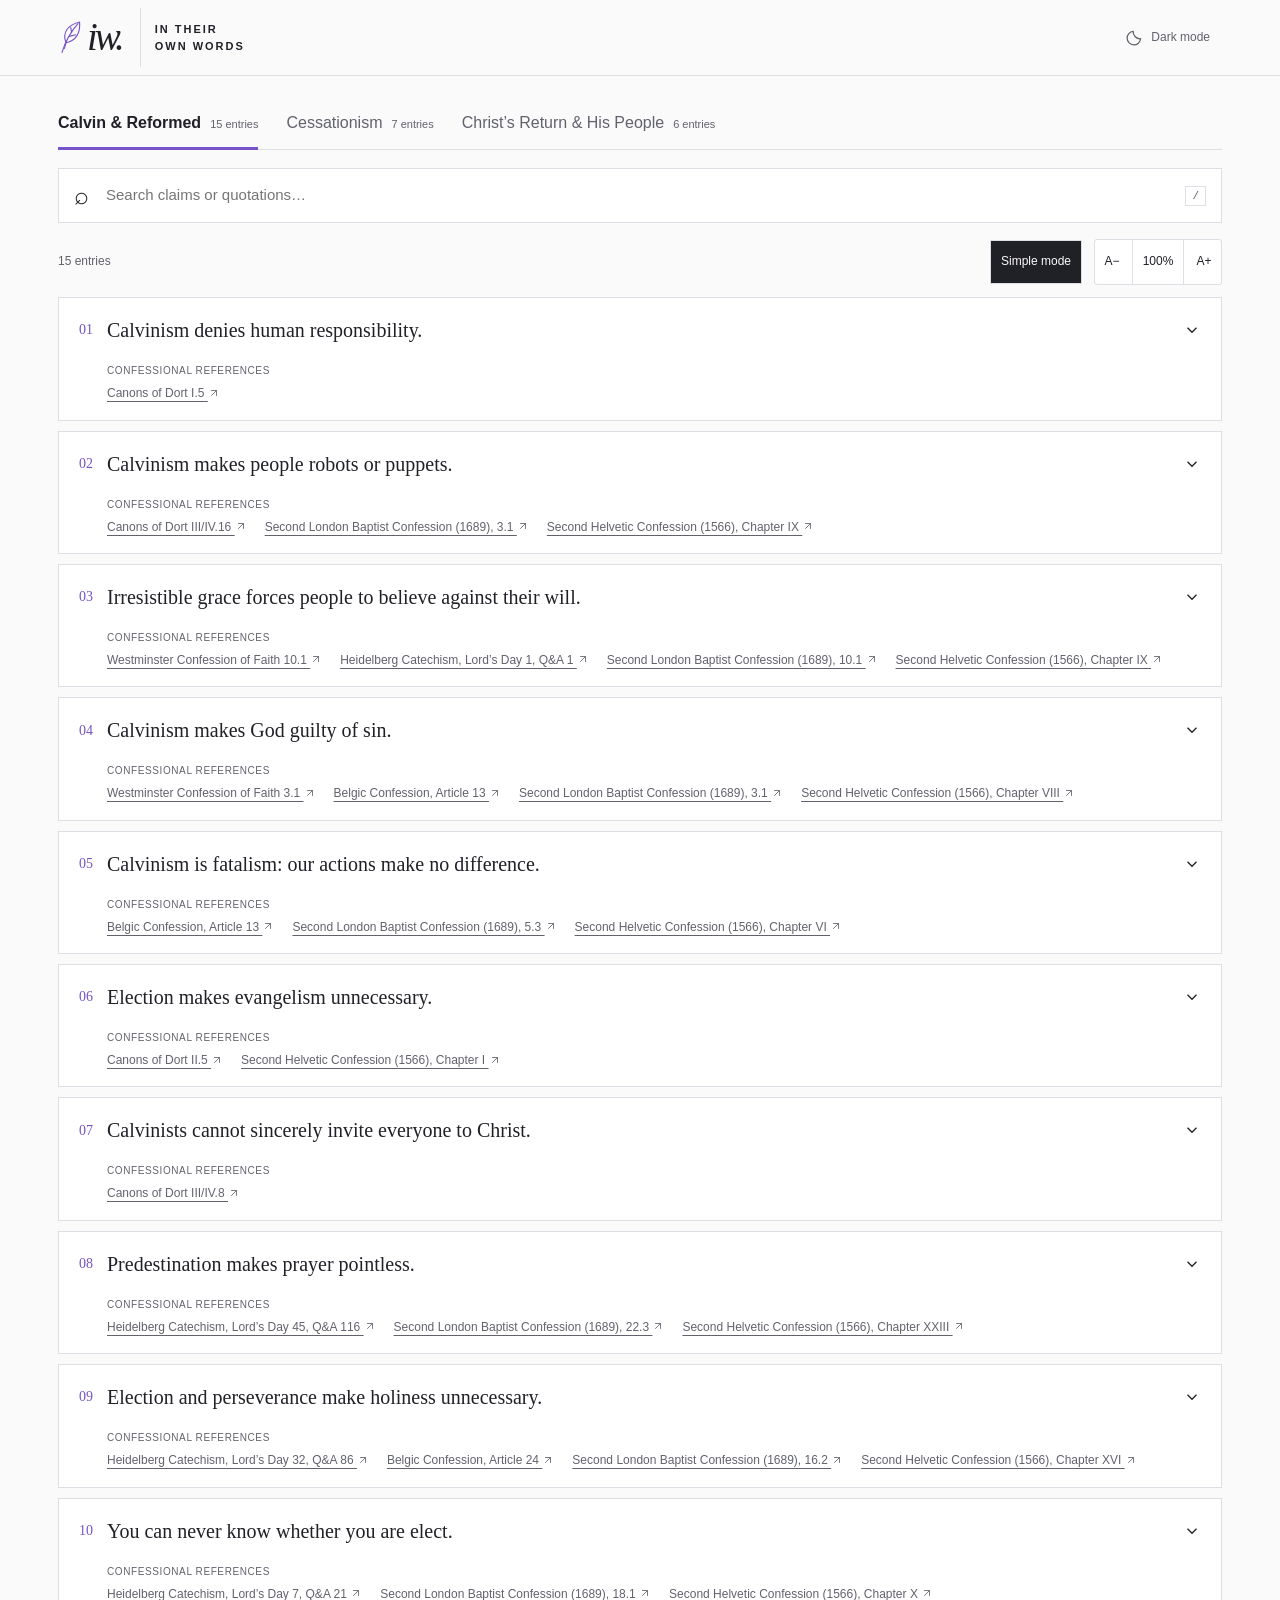
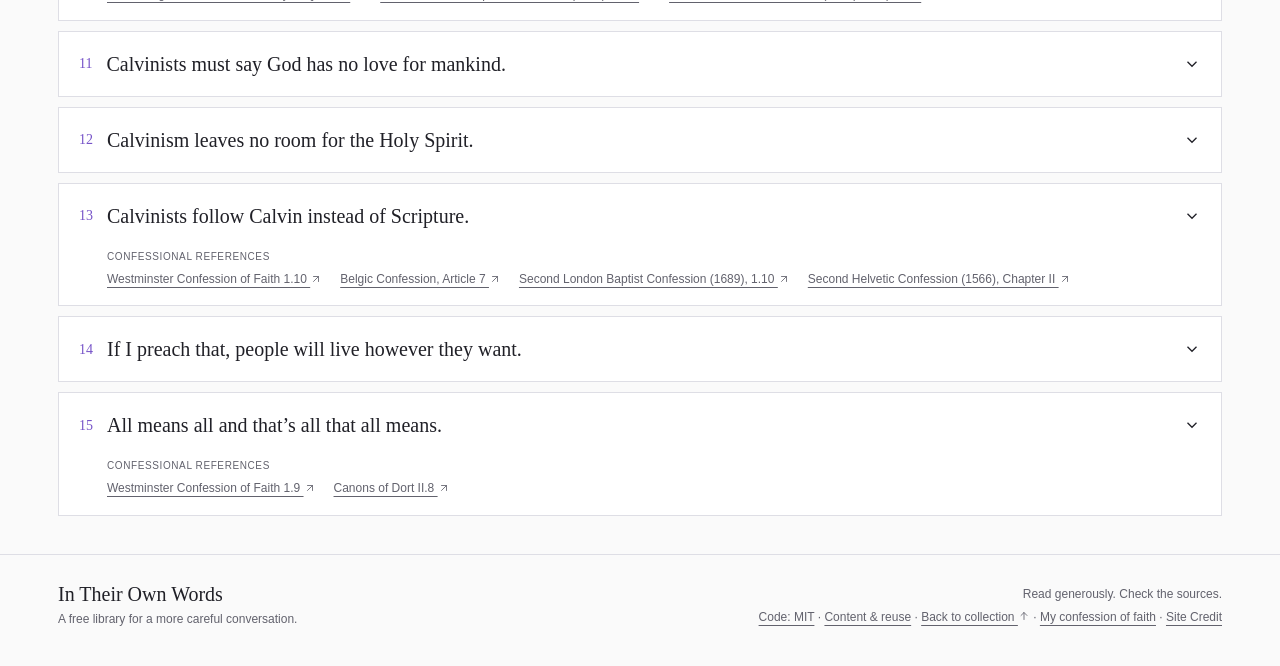
<file: index.html>
<!doctype html>
<html lang="en">
<head>
<meta charset="utf-8"><meta name="viewport" content="width=device-width,initial-scale=1">
<title>In Their Own Words — Calvin, beyond the caricatures</title>
<meta name="description" content="Explore 15 common claims about Calvinism alongside John Calvin’s own words, precise citations, and historical context. A free primary-source reading library.">
<link rel="canonical" href="https://intheirownwords.site/">
<meta property="og:type" content="website">
<meta property="og:site_name" content="In Their Own Words">
<meta property="og:title" content="In Their Own Words — Calvin, beyond the caricatures">
<meta property="og:description" content="Common claims about Calvinism alongside Calvin’s own words and Reformed confessions. Primary sources, precise citations, and context.">
<meta property="og:url" content="https://intheirownwords.site/">
<meta property="og:image" content="https://intheirownwords.site/assets/og-image.png">
<meta property="og:image:secure_url" content="https://intheirownwords.site/assets/og-image.png">
<meta property="og:image:type" content="image/png">
<meta property="og:image:width" content="1200">
<meta property="og:image:height" content="630">
<meta property="og:image:alt" content="In Their Own Words. Calvin, beyond the caricatures. A quill and iw. mark beside an engraved-style Calvin portrait on a dark background with violet accents.">
<meta name="twitter:card" content="summary_large_image">
<meta name="twitter:title" content="In Their Own Words — Calvin, beyond the caricatures">
<meta name="twitter:description" content="Read Calvin and the Reformed confessions in their own words, with sources and context.">
<meta name="twitter:image" content="https://intheirownwords.site/assets/og-image.png">
<meta name="twitter:image:alt" content="In Their Own Words — Calvin, beyond the caricatures. Dark background, violet quill, and Calvin portrait.">
<meta name="theme-color" content="#fafafa"><script>try{const t=localStorage.getItem("reading-theme");document.documentElement.dataset.theme=t==="dark"||t==="light"?t:matchMedia("(prefers-color-scheme: dark)").matches?"dark":"light"}catch{document.documentElement.dataset.theme=matchMedia("(prefers-color-scheme: dark)").matches?"dark":"light"}</script><link rel="icon" href="./favicon.svg" type="image/svg+xml"><link rel="stylesheet" href="./style.css?v=66b9030602c9"><script src="./app.js?v=66b9030602c9" defer></script>
</head>
<body>
<a class="skip" href="#library">Skip to the quotations</a>
<header class="site-header"><a class="brand" href="./" aria-label="In Their Own Words home"><span class="brand-symbol" aria-hidden="true"><svg class="brand-quill" width="24" height="38" viewBox="0 0 30 46" fill="none" stroke="currentColor" stroke-width="1.4" stroke-linecap="round" stroke-linejoin="round"><path d="M5 41C9 28 16 15 25 5"/><path d="M10 29C5 16 12 7 27 3c1 13-4 23-17 26Z"/><path d="m14 21 8-2M17 16l-1-6M10 29l-2 7"/></svg><span class="brand-mark">iw.</span></span><span>IN THEIR<br>OWN WORDS</span></a><nav id="site-navigation" aria-label="Main navigation"><a href="#library">Explore</a><a href="#approach">Our approach</a><a href="#sources">Sources <span aria-hidden="true"><svg class="ui-arrow" width="16" height="16" viewBox="0 0 24 24" fill="none" stroke="currentColor" stroke-width="1.7" stroke-linecap="round" stroke-linejoin="round" aria-hidden="true" focusable="false"><path d="M7 17 17 7M7 7h10v10"/></svg></span></a></nav><div class="header-controls"><button type="button" class="theme-toggle" id="theme-toggle" hidden><svg class="theme-icon moon-icon" width="20" height="20" viewBox="0 0 24 24" fill="none" stroke="currentColor" stroke-width="1.7" stroke-linecap="round" stroke-linejoin="round" aria-hidden="true"><path d="M20.8 13A9 9 0 0 1 11 3.2 9 9 0 1 0 20.8 13Z"/></svg><svg class="theme-icon sun-icon" width="20" height="20" viewBox="0 0 24 24" fill="none" stroke="currentColor" stroke-width="1.7" stroke-linecap="round" aria-hidden="true"><circle cx="12" cy="12" r="4"/><path d="M12 2v2m0 16v2M2 12h2m16 0h2M5 5l1.5 1.5m11 11L19 19M5 19l1.5-1.5m11-11L19 5"/></svg><span id="theme-label">Dark mode</span></button><button class="menu-toggle" id="menu-toggle" type="button" aria-label="Open navigation" aria-expanded="false" aria-controls="site-navigation" hidden><svg width="22" height="22" viewBox="0 0 24 24" fill="none" stroke="currentColor" stroke-width="1.7" stroke-linecap="round" aria-hidden="true"><path class="menu-lines" d="M4 6h16M4 12h16M4 18h16"/><path class="menu-close" d="m6 6 12 12M18 6 6 18"/></svg></button></div></header>
<main>
<section data-full-mode class="hero calvin-hero"><img class="calvin-portrait" src="./assets/calvin-engraving.png" alt="" aria-hidden="true" fetchpriority="high"><div class="hero-copy"><p class="eyebrow"><span></span> A PRIMARY-SOURCE COLLECTION</p><h1>Beyond the caricatures.<br><em>Back to their words.</em></h1><p class="intro desktop-intro">What did Calvin and the Reformed tradition actually teach? Set the familiar claims beside their own words—and read the sources for yourself.</p><p class="intro mobile-intro">Read Calvin and the Reformed tradition beside the claims made about them.</p><a class="button" href="#library">Explore the collection <span aria-hidden="true"><svg class="ui-arrow" width="16" height="16" viewBox="0 0 24 24" fill="none" stroke="currentColor" stroke-width="1.7" stroke-linecap="round" stroke-linejoin="round" aria-hidden="true" focusable="false"><path d="M12 5v14m-6-6 6 6 6-6"/></svg></span></a><p class="hero-note">Freely available. Carefully cited. Open to examination.</p></div><details class="hero-details" data-mobile-collapse open><summary>About this collection</summary><aside class="hero-aside" aria-label="Featured quotation"><span class="folio">FROM THE INSTITUTES · III.24.5</span><div class="ornament" aria-hidden="true">❧</div><blockquote>“Christ, then, is the mirror in which we ought, and in which, without deception, we may contemplate our election.”</blockquote><p class="featured-context">By “mirror,” Calvin means that believers should look to Christ and his promises for assurance of their election, rather than try to uncover God’s hidden decree. His point is pastoral: seek confidence in the Savior to whom the gospel directs you.</p><p class="byline">JOHN CALVIN</p><a href="https://www.ccel.org/ccel/calvin/institutes.v.xxv.html">Institutes of the Christian Religion, 3.24.5 <svg class="ui-arrow" width="16" height="16" viewBox="0 0 24 24" fill="none" stroke="currentColor" stroke-width="1.7" stroke-linecap="round" stroke-linejoin="round" aria-hidden="true" focusable="false"><path d="M7 17 17 7M7 7h10v10"/></svg></a><p class="edition">Translated by Henry Beveridge, 1845</p></aside></details></section>
<details data-full-mode class="reading-note" data-mobile-collapse open><summary>Read fairly. Check the sources.</summary><section class="scripture-callout" aria-labelledby="scripture-heading">
<div><h2 class="eyebrow" id="scripture-heading">A SCRIPTURAL CALL TO REJECT SLANDER</h2><blockquote>“Speak not evil one of another, brethren.”</blockquote><a href="https://www.biblegateway.com/passage/?search=James+4%3A11&amp;version=KJV">James 4:11a · King James Version <svg class="ui-arrow" width="16" height="16" viewBox="0 0 24 24" fill="none" stroke="currentColor" stroke-width="1.7" stroke-linecap="round" stroke-linejoin="round" aria-hidden="true" focusable="false"><path d="M7 17 17 7M7 7h10v10"/></svg></a></div>
<p>A standard for all of us: represent our neighbors truthfully, read their words fairly, and disagree with care.</p>
</section></details>
<div data-full-mode class="collection-strip"><span><b>15</b> common claims examined</span><span>Primary texts, with context</span><span>No paywall. No account.</span></div>
<section class="library" id="library"><div class="section-heading"><div><p class="eyebrow">CLAIMS &amp; QUOTATIONS</p><h2>Let the sources speak.</h2></div></div>
<p class="collection-chooser-label">Choose a collection</p><nav class="collection-tabs" aria-label="Choose a collection"><a href="./#library" aria-current="page"><span class="collection-name">Calvin &amp; Reformed</span><span class="collection-count">15 entries</span><span class="collection-state">Current collection</span></a><a href="./cessationists.html#library"><span class="collection-name">Cessationism</span><span class="collection-count">7 entries</span><span class="collection-state">View collection</span></a><a href="./christs-return.html#library"><span class="collection-name">Christ’s Return &amp; His People</span><span class="collection-count">6 entries</span><span class="collection-state">View collection</span></a></nav>
<div data-full-mode class="collection-intro"><p>John Calvin’s words alongside historic Reformed and Baptist confessions, with citations and context.</p></div>
<div class="tools" hidden><label class="search"><span aria-hidden="true">⌕</span><input id="search" type="search" placeholder="Search claims or quotations…" aria-label="Search the collection"><kbd aria-hidden="true">/</kbd></label><button id="search-clear" class="reset" type="button" hidden><span aria-hidden="true">×</span> Clear search</button></div>
<details class="topic-disclosure" id="topic-disclosure" data-mobile-collapse open hidden><summary>Filter topics<span id="filter-count"></span></summary><div id="filters" class="filters" role="group" aria-label="Filter by topics" aria-describedby="filter-help" hidden><span class="filter-label"><svg width="17" height="17" viewBox="0 0 24 24" fill="none" stroke="currentColor" stroke-width="1.7" stroke-linecap="round" aria-hidden="true"><path d="M4 6h16M4 12h16M4 18h16"/><circle cx="9" cy="6" r="2"/><circle cx="15" cy="12" r="2"/><circle cx="9" cy="18" r="2"/></svg>Filter by<span id="filter-help" class="sr-only">Choose one or more topics</span><button id="clear-topics" class="clear-topics" type="button" aria-label="Clear topic filters" hidden><svg width="15" height="15" viewBox="0 0 24 24" fill="none" stroke="currentColor" stroke-width="1.8" stroke-linecap="round" stroke-linejoin="round" aria-hidden="true"><path d="M3 10a9 9 0 1 1 2 8M3 4v6h6"/></svg><span>Clear</span></button></span></div></details>
<div class="results-heading"><div class="view-controls" hidden><button type="button" id="simple-mode" aria-pressed="true">Simple mode</button><div class="reading-controls" id="reading-controls" role="group" aria-label="Reading text size" hidden><span>Text size</span><button type="button" id="text-smaller" aria-label="Decrease reading text size">A−</button><button type="button" id="text-reset" aria-label="Reset reading text size to 100 percent">100%</button><button type="button" id="text-larger" aria-label="Increase reading text size">A+</button><span id="text-size-status" class="sr-only" role="status" aria-live="polite"></span></div></div><p id="result-count" role="status" aria-live="polite">15 entries</p></div>
<div id="entries"><article class="entry" id="responsibility" data-topic="Sovereignty"><button type="button" class="objection-toggle" aria-expanded="false" hidden><span class="objection-number">01</span><span>Calvinism denies human responsibility.</span><svg width="18" height="18" viewBox="0 0 24 24" fill="none" stroke="currentColor" stroke-width="1.7" aria-hidden="true" focusable="false"><path d="m6 9 6 6 6-6"/></svg></button><div class="simple-confessions"><p>Confessional references</p><ul><li><a href="https://www.frcna.org/canons-of-dort">Canons of Dort I.5 <svg class="ui-arrow" width="16" height="16" viewBox="0 0 24 24" fill="none" stroke="currentColor" stroke-width="1.7" stroke-linecap="round" stroke-linejoin="round" aria-hidden="true" focusable="false"><path d="M7 17 17 7M7 7h10v10"/></svg></a></li></ul></div><div class="claim-side"><span class="entry-number">01</span><span class="topic">Sovereignty</span><p class="eyebrow">THE COMMON CLAIM</p><h3>Calvinism denies human responsibility.</h3><p class="claim-note">Editorial summary · see the published criticism below</p><details class="published-criticism"><summary>Published criticism &amp; context <span aria-hidden="true">+</span></summary><blockquote class="critic-quote"><p>“So we can’t be responsible for our choices because nothing that we think or do is up to us.”</p></blockquote><p class="critic-author">William Lane Craig</p><p class="citation"><a href="https://www.reasonablefaith.org/podcasts/defenders-podcast-series-2/s2-doctrine-of-creation/doctrine-of-creation-part-10/">Doctrine of Creation, Part 10, objection 3 to universal divine causal determinism <svg class="ui-arrow" width="16" height="16" viewBox="0 0 24 24" fill="none" stroke="currentColor" stroke-width="1.7" stroke-linecap="round" stroke-linejoin="round" aria-hidden="true" focusable="false"><path d="M7 17 17 7M7 7h10v10"/></svg></a><span>Reasonable Faith, Defenders series 2, published lecture transcript</span></p><p class="criticism-kind">An argument about logical consequences</p><p class="critic-context">Craig argues that divine causal determination removes moral responsibility. He recognizes Reformed appeals to secondary causes but finds them inadequate. This is a philosophical criticism of Calvinism’s consistency, rather than a claim that Calvinists never verbally affirm responsibility. Calvin’s quotation establishes his affirmation; it does not by itself resolve Craig’s objection.</p></details></div><div class="quote-side"><p class="eyebrow">IN HIS OWN WORDS</p><blockquote>“Man therefore falls, divine providence so ordaining, but he falls by his own fault.”</blockquote><p class="lead-author">John Calvin</p><details class="entry-context" open data-mobile-collapse><summary>Citation &amp; context <span aria-hidden="true">+</span></summary><p class="citation source-citation"><a href="https://www.ccel.org/ccel/calvin/institutes.v.xxiv.html">Institutes 3.23.8 <svg class="ui-arrow" width="16" height="16" viewBox="0 0 24 24" fill="none" stroke="currentColor" stroke-width="1.7" stroke-linecap="round" stroke-linejoin="round" aria-hidden="true" focusable="false"><path d="M7 17 17 7M7 7h10v10"/></svg></a><span>Translation: Henry Beveridge (1845)</span></p><div class="context"><h4>Sovereignty &amp; responsibility</h4><p>Calvin places divine ordination and human fault in the same sentence. He does not treat providence as an excuse for sin.</p><p><strong>Read in context.</strong> This passage also affirms that the fall occurs within God’s providence. Whether that is compatible with responsibility remains a substantive question.</p></div></details><details class="confessional-disclosure"><summary>Confessional witness · 1 <span aria-hidden="true">+</span></summary><div class="context"><div class="witness"><blockquote>“The cause or guilt of this unbelief as well as of all other sins, is no wise in God, but in man himself”</blockquote><a href="https://www.frcna.org/canons-of-dort">Canons of Dort I.5 <svg class="ui-arrow" width="16" height="16" viewBox="0 0 24 24" fill="none" stroke="currentColor" stroke-width="1.7" stroke-linecap="round" stroke-linejoin="round" aria-hidden="true" focusable="false"><path d="M7 17 17 7M7 7h10v10"/></svg></a><p class="witness-edition">Historic English text as published by the Free Reformed Churches of North America</p><p class="witness-context">The article contrasts human guilt for unbelief with faith and salvation as God’s free gift.</p></div></div></details><div class="entry-actions"><a href="https://www.ccel.org/ccel/calvin/institutes.v.xxiv.html">Read the source <svg class="ui-arrow" width="16" height="16" viewBox="0 0 24 24" fill="none" stroke="currentColor" stroke-width="1.7" stroke-linecap="round" stroke-linejoin="round" aria-hidden="true" focusable="false"><path d="M7 17 17 7M7 7h10v10"/></svg></a><button type="button" data-copy="responsibility" hidden>Copy citation</button><a href="#responsibility" class="permalink" aria-label="Permanent link: Sovereignty &amp; responsibility"># Share entry</a></div></div></article>
<article class="entry" id="robots" data-topic="Human agency"><button type="button" class="objection-toggle" aria-expanded="false" hidden><span class="objection-number">02</span><span>Calvinism makes people robots or puppets.</span><svg width="18" height="18" viewBox="0 0 24 24" fill="none" stroke="currentColor" stroke-width="1.7" aria-hidden="true" focusable="false"><path d="m6 9 6 6 6-6"/></svg></button><div class="simple-confessions"><p>Confessional references</p><ul><li><a href="https://www.frcna.org/canons-of-dort">Canons of Dort III/IV.16 <svg class="ui-arrow" width="16" height="16" viewBox="0 0 24 24" fill="none" stroke="currentColor" stroke-width="1.7" stroke-linecap="round" stroke-linejoin="round" aria-hidden="true" focusable="false"><path d="M7 17 17 7M7 7h10v10"/></svg></a></li><li><a href="https://rbs.org/2lbc">Second London Baptist Confession (1689), 3.1 <svg class="ui-arrow" width="16" height="16" viewBox="0 0 24 24" fill="none" stroke="currentColor" stroke-width="1.7" stroke-linecap="round" stroke-linejoin="round" aria-hidden="true" focusable="false"><path d="M7 17 17 7M7 7h10v10"/></svg></a></li><li><a href="https://ccel.org/ccel/schaff/creeds3/creeds3.v.ix.html">Second Helvetic Confession (1566), Chapter IX <svg class="ui-arrow" width="16" height="16" viewBox="0 0 24 24" fill="none" stroke="currentColor" stroke-width="1.7" stroke-linecap="round" stroke-linejoin="round" aria-hidden="true" focusable="false"><path d="M7 17 17 7M7 7h10v10"/></svg></a></li></ul></div><div class="claim-side"><span class="entry-number">02</span><span class="topic">Human agency</span><p class="eyebrow">THE COMMON CLAIM</p><h3>Calvinism makes people robots or puppets.</h3><p class="claim-note">Editorial summary · see the published criticism below</p><details class="published-criticism"><summary>Published criticism &amp; context <span aria-hidden="true">+</span></summary><blockquote class="critic-quote"><p>“So the accusation that EDD makes us all puppets, is to apply the greater truth of EDD and refuse to pretend along.”</p></blockquote><p class="critic-author">James LeBlanc</p><p class="citation"><a href="https://soteriology101.com/2024/07/29/the-puppet-analogy-explained/">The Puppet Analogy explained, “Applied” <svg class="ui-arrow" width="16" height="16" viewBox="0 0 24 24" fill="none" stroke="currentColor" stroke-width="1.7" stroke-linecap="round" stroke-linejoin="round" aria-hidden="true" focusable="false"><path d="M7 17 17 7M7 7h10v10"/></svg></a><span>Soteriology 101 guest article, credited “Mindtrap James LeBlanc,” July 29, 2024</span></p><p class="criticism-kind">An analogy offered as a consequence of exhaustive decree</p><p class="critic-context">EDD means exhaustive divine decree. LeBlanc argues that appealing to human consciousness does not remove the analogy’s force. He is arguing for what he thinks follows from Calvinistic determinism, not claiming Calvinists literally believe people are wooden puppets. The guest author, rather than the site’s host, is responsible for these words.</p></details></div><div class="quote-side"><p class="eyebrow">IN HIS OWN WORDS</p><blockquote>“Man, since he was corrupted by the fall, sins not forced or unwilling, but voluntarily, by a most forward bias of the mind”</blockquote><p class="lead-author">John Calvin</p><details class="entry-context" open data-mobile-collapse><summary>Citation &amp; context <span aria-hidden="true">+</span></summary><p class="citation source-citation"><a href="https://www.ccel.org/ccel/calvin/institutes.iv.iv.html">Institutes 2.3.5 <svg class="ui-arrow" width="16" height="16" viewBox="0 0 24 24" fill="none" stroke="currentColor" stroke-width="1.7" stroke-linecap="round" stroke-linejoin="round" aria-hidden="true" focusable="false"><path d="M7 17 17 7M7 7h10v10"/></svg></a><span>Translation: Henry Beveridge (1845)</span></p><div class="context"><h4>People, not puppets</h4><p>Calvin distinguishes voluntary action from external compulsion. People act from their own desires.</p><p><strong>Read in context.</strong> The surrounding passage also teaches a necessity of sinning in fallen humanity. Voluntariness here does not mean freedom from every kind of necessity.</p></div></details><details class="confessional-disclosure"><summary>Confessional witness · 3 <span aria-hidden="true">+</span></summary><div class="context"><div class="witness"><blockquote>“this grace of regeneration does not treat men as senseless stocks and blocks, nor takes away their will and its properties, neither does violence thereto”</blockquote><a href="https://www.frcna.org/canons-of-dort">Canons of Dort III/IV.16 <svg class="ui-arrow" width="16" height="16" viewBox="0 0 24 24" fill="none" stroke="currentColor" stroke-width="1.7" stroke-linecap="round" stroke-linejoin="round" aria-hidden="true" focusable="false"><path d="M7 17 17 7M7 7h10v10"/></svg></a><p class="witness-edition">Historic English text as published by the Free Reformed Churches of North America</p><p class="witness-context">“Stocks and blocks” means unthinking objects. The article goes on to describe grace as healing and powerfully renewing the will.</p></div><div class="witness"><blockquote>“nor is violence offered to the will of the creature”</blockquote><a href="https://rbs.org/2lbc">Second London Baptist Confession (1689), 3.1 <svg class="ui-arrow" width="16" height="16" viewBox="0 0 24 24" fill="none" stroke="currentColor" stroke-width="1.7" stroke-linecap="round" stroke-linejoin="round" aria-hidden="true" focusable="false"><path d="M7 17 17 7M7 7h10v10"/></svg></a><p class="witness-edition">English text as published by Reformed Baptist Seminary; reference gives chapter and paragraph</p><p class="witness-context">The paragraph affirms God’s decree while denying violence to the creature’s will and upholding the liberty or contingency of second causes. It does not affirm independence from God’s decree.</p></div><div class="witness"><blockquote>“His understanding, indeed, was not taken from him, neither was he deprived of his will, and altogether changed into a stone or stock.”</blockquote><a href="https://ccel.org/ccel/schaff/creeds3/creeds3.v.ix.html">Second Helvetic Confession (1566), Chapter IX <svg class="ui-arrow" width="16" height="16" viewBox="0 0 24 24" fill="none" stroke="currentColor" stroke-width="1.7" stroke-linecap="round" stroke-linejoin="round" aria-hidden="true" focusable="false"><path d="M7 17 17 7M7 7h10v10"/></svg></a><p class="witness-edition">English version in Philip Schaff, The Creeds of Christendom, Volume III, Appendix; CCEL transcription</p><p class="witness-context">The chapter affirms that fallen people retain understanding and will, while teaching that those faculties are corrupted and that regeneration is necessary for spiritual good.</p></div></div></details><div class="entry-actions"><a href="https://www.ccel.org/ccel/calvin/institutes.iv.iv.html">Read the source <svg class="ui-arrow" width="16" height="16" viewBox="0 0 24 24" fill="none" stroke="currentColor" stroke-width="1.7" stroke-linecap="round" stroke-linejoin="round" aria-hidden="true" focusable="false"><path d="M7 17 17 7M7 7h10v10"/></svg></a><button type="button" data-copy="robots" hidden>Copy citation</button><a href="#robots" class="permalink" aria-label="Permanent link: People, not puppets"># Share entry</a></div></div></article>
<article class="entry" id="grace" data-topic="Grace"><button type="button" class="objection-toggle" aria-expanded="false" hidden><span class="objection-number">03</span><span>Irresistible grace forces people to believe against their will.</span><svg width="18" height="18" viewBox="0 0 24 24" fill="none" stroke="currentColor" stroke-width="1.7" aria-hidden="true" focusable="false"><path d="m6 9 6 6 6-6"/></svg></button><div class="simple-confessions"><p>Confessional references</p><ul><li><a href="https://www.opc.org/wcf.html">Westminster Confession of Faith 10.1 <svg class="ui-arrow" width="16" height="16" viewBox="0 0 24 24" fill="none" stroke="currentColor" stroke-width="1.7" stroke-linecap="round" stroke-linejoin="round" aria-hidden="true" focusable="false"><path d="M7 17 17 7M7 7h10v10"/></svg></a></li><li><a href="https://www.frcna.org/heidelberg-catechism">Heidelberg Catechism, Lord’s Day 1, Q&amp;A 1 <svg class="ui-arrow" width="16" height="16" viewBox="0 0 24 24" fill="none" stroke="currentColor" stroke-width="1.7" stroke-linecap="round" stroke-linejoin="round" aria-hidden="true" focusable="false"><path d="M7 17 17 7M7 7h10v10"/></svg></a></li><li><a href="https://rbs.org/2lbc">Second London Baptist Confession (1689), 10.1 <svg class="ui-arrow" width="16" height="16" viewBox="0 0 24 24" fill="none" stroke="currentColor" stroke-width="1.7" stroke-linecap="round" stroke-linejoin="round" aria-hidden="true" focusable="false"><path d="M7 17 17 7M7 7h10v10"/></svg></a></li><li><a href="https://ccel.org/ccel/schaff/creeds3/creeds3.v.ix.html">Second Helvetic Confession (1566), Chapter IX <svg class="ui-arrow" width="16" height="16" viewBox="0 0 24 24" fill="none" stroke="currentColor" stroke-width="1.7" stroke-linecap="round" stroke-linejoin="round" aria-hidden="true" focusable="false"><path d="M7 17 17 7M7 7h10v10"/></svg></a></li></ul></div><div class="claim-side"><span class="entry-number">03</span><span class="topic">Grace</span><p class="eyebrow">THE COMMON CLAIM</p><h3>Irresistible grace forces people to believe against their will.</h3><p class="claim-note">Editorial summary · see the published criticism below</p><details class="published-criticism"><summary>Published criticism &amp; context <span aria-hidden="true">+</span></summary><blockquote class="critic-quote"><p>“They make Christians into people whom God forced against their wills to become His children.”</p></blockquote><p class="critic-author">David Servant</p><p class="citation"><a href="https://www.davidservant.com/calvinism-considered-2/">Calvinism Considered, chapter 2, concluding summary of total depravity and irresistible grace <svg class="ui-arrow" width="16" height="16" viewBox="0 0 24 24" fill="none" stroke="currentColor" stroke-width="1.7" stroke-linecap="round" stroke-linejoin="round" aria-hidden="true" focusable="false"><path d="M7 17 17 7M7 7h10v10"/></svg></a><span>Author’s online text, chapter 2</span></p><p class="criticism-kind">A description of conversion that Calvin explicitly rejects</p><p class="critic-context">“They” refers to the doctrines of total depravity and irresistible grace. Servant treats inability to choose otherwise as coercion. Calvin instead describes the will being changed so that the person comes willingly. Establishing this difference in descriptions leaves their deeper disagreement about freedom and grace to be argued from Scripture.</p></details></div><div class="quote-side"><p class="eyebrow">IN HIS OWN WORDS</p><blockquote>“a powerful impulse of the Holy Spirit, which makes men willing who formerly were unwilling and reluctant.”</blockquote><p class="lead-author">John Calvin</p><details class="entry-context" open data-mobile-collapse><summary>Citation &amp; context <span aria-hidden="true">+</span></summary><p class="citation source-citation"><a href="https://www.ccel.org/c/calvin/comment2/john1-9.htm">Commentary on John 6:44 <svg class="ui-arrow" width="16" height="16" viewBox="0 0 24 24" fill="none" stroke="currentColor" stroke-width="1.7" stroke-linecap="round" stroke-linejoin="round" aria-hidden="true" focusable="false"><path d="M7 17 17 7M7 7h10v10"/></svg></a><span>Translation: William Pringle (1847)</span></p><div class="context"><h4>Made willing by grace</h4><p>Grace renews the will so that a person willingly comes to Christ. Calvin explicitly distinguishes this drawing from external force.</p><p><strong>Read in context.</strong> Calvin does teach an effective divine initiative. The disagreement concerns this renewal of the will, rather than a profession of faith extracted from someone who still rejects Christ.</p></div></details><details class="confessional-disclosure"><summary>Confessional witness · 4 <span aria-hidden="true">+</span></summary><div class="context"><div class="witness"><blockquote>“yet so, as they come most freely, being made willing by his grace.”</blockquote><a href="https://www.opc.org/wcf.html">Westminster Confession of Faith 10.1 <svg class="ui-arrow" width="16" height="16" viewBox="0 0 24 24" fill="none" stroke="currentColor" stroke-width="1.7" stroke-linecap="round" stroke-linejoin="round" aria-hidden="true" focusable="false"><path d="M7 17 17 7M7 7h10v10"/></svg></a></div><div class="witness"><blockquote>“by his Holy Spirit, He also assures me of eternal life, and makes me sincerely willing and ready, henceforth, to live unto him.”</blockquote><a href="https://www.frcna.org/heidelberg-catechism">Heidelberg Catechism, Lord’s Day 1, Q&amp;A 1 <svg class="ui-arrow" width="16" height="16" viewBox="0 0 24 24" fill="none" stroke="currentColor" stroke-width="1.7" stroke-linecap="round" stroke-linejoin="round" aria-hidden="true" focusable="false"><path d="M7 17 17 7M7 7h10v10"/></svg></a><p class="witness-edition">Historic English text as published by the Free Reformed Churches of North America</p><p class="witness-context">The catechism describes the believer’s comfort and willing obedience as fruits of belonging to Christ.</p></div><div class="witness"><blockquote>“yet so as they come most freely, being made willing by His grace.”</blockquote><a href="https://rbs.org/2lbc">Second London Baptist Confession (1689), 10.1 <svg class="ui-arrow" width="16" height="16" viewBox="0 0 24 24" fill="none" stroke="currentColor" stroke-width="1.7" stroke-linecap="round" stroke-linejoin="round" aria-hidden="true" focusable="false"><path d="M7 17 17 7M7 7h10v10"/></svg></a><p class="witness-edition">English text as published by Reformed Baptist Seminary; reference gives chapter and paragraph</p><p class="witness-context">Effectual calling is described as renewing the will and drawing sinners to Christ so that their coming is willing.</p></div><div class="witness"><blockquote>“And the will itself is not only changed by the Spirit, but it is also endued with faculties, that, of its own accord, it may both will and do good”</blockquote><a href="https://ccel.org/ccel/schaff/creeds3/creeds3.v.ix.html">Second Helvetic Confession (1566), Chapter IX <svg class="ui-arrow" width="16" height="16" viewBox="0 0 24 24" fill="none" stroke="currentColor" stroke-width="1.7" stroke-linecap="round" stroke-linejoin="round" aria-hidden="true" focusable="false"><path d="M7 17 17 7M7 7h10v10"/></svg></a><p class="witness-edition">English version in Philip Schaff, The Creeds of Christendom, Volume III, Appendix; CCEL transcription</p><p class="witness-context">The subject is the regenerate person. The chapter describes the Spirit as enabling willing action, and then says that the regenerate act actively, not only passively.</p></div></div></details><div class="entry-actions"><a href="https://www.ccel.org/c/calvin/comment2/john1-9.htm">Read the source <svg class="ui-arrow" width="16" height="16" viewBox="0 0 24 24" fill="none" stroke="currentColor" stroke-width="1.7" stroke-linecap="round" stroke-linejoin="round" aria-hidden="true" focusable="false"><path d="M7 17 17 7M7 7h10v10"/></svg></a><button type="button" data-copy="grace" hidden>Copy citation</button><a href="#grace" class="permalink" aria-label="Permanent link: Made willing by grace"># Share entry</a></div></div></article>
<article class="entry" id="sin" data-topic="Sovereignty"><button type="button" class="objection-toggle" aria-expanded="false" hidden><span class="objection-number">04</span><span>Calvinism makes God guilty of sin.</span><svg width="18" height="18" viewBox="0 0 24 24" fill="none" stroke="currentColor" stroke-width="1.7" aria-hidden="true" focusable="false"><path d="m6 9 6 6 6-6"/></svg></button><div class="simple-confessions"><p>Confessional references</p><ul><li><a href="https://www.opc.org/wcf.html">Westminster Confession of Faith 3.1 <svg class="ui-arrow" width="16" height="16" viewBox="0 0 24 24" fill="none" stroke="currentColor" stroke-width="1.7" stroke-linecap="round" stroke-linejoin="round" aria-hidden="true" focusable="false"><path d="M7 17 17 7M7 7h10v10"/></svg></a></li><li><a href="https://www.frcna.org/belgic-confession">Belgic Confession, Article 13 <svg class="ui-arrow" width="16" height="16" viewBox="0 0 24 24" fill="none" stroke="currentColor" stroke-width="1.7" stroke-linecap="round" stroke-linejoin="round" aria-hidden="true" focusable="false"><path d="M7 17 17 7M7 7h10v10"/></svg></a></li><li><a href="https://rbs.org/2lbc">Second London Baptist Confession (1689), 3.1 <svg class="ui-arrow" width="16" height="16" viewBox="0 0 24 24" fill="none" stroke="currentColor" stroke-width="1.7" stroke-linecap="round" stroke-linejoin="round" aria-hidden="true" focusable="false"><path d="M7 17 17 7M7 7h10v10"/></svg></a></li><li><a href="https://ccel.org/ccel/schaff/creeds3/creeds3.v.ix.html">Second Helvetic Confession (1566), Chapter VIII <svg class="ui-arrow" width="16" height="16" viewBox="0 0 24 24" fill="none" stroke="currentColor" stroke-width="1.7" stroke-linecap="round" stroke-linejoin="round" aria-hidden="true" focusable="false"><path d="M7 17 17 7M7 7h10v10"/></svg></a></li></ul></div><div class="claim-side"><span class="entry-number">04</span><span class="topic">Sovereignty</span><p class="eyebrow">THE COMMON CLAIM</p><h3>Calvinism makes God guilty of sin.</h3><p class="claim-note">Editorial summary · see the published criticism below</p><details class="published-criticism"><summary>Published criticism &amp; context <span aria-hidden="true">+</span></summary><blockquote class="critic-quote"><p>“there was no rational answer against the charge of divine culpability for moral evil if Calvinism’s claims were true.”</p></blockquote><p class="critic-author">Leighton Flowers</p><p class="citation"><a href="https://soteriology101.com/2015/08/22/your-systematic-has-no-clothes/">Your Systematic Has No Clothes, opening recollection of his time as a Calvinist <svg class="ui-arrow" width="16" height="16" viewBox="0 0 24 24" fill="none" stroke="currentColor" stroke-width="1.7" stroke-linecap="round" stroke-linejoin="round" aria-hidden="true" focusable="false"><path d="M7 17 17 7M7 7h10v10"/></svg></a><span>Soteriology 101, August 22, 2015</span></p><p class="criticism-kind">An argument about moral consequences</p><p class="critic-context">Flowers presents this as a conclusion he drew while still affirming Calvinism. He later expressly declines to accuse sincere Calvinists of devil worship. Calvin’s distinction between God’s purpose and the sinner’s intention states the position Flowers challenges; simply quoting the distinction does not prove it resolves every objection.</p></details></div><div class="quote-side"><p class="eyebrow">IN HIS OWN WORDS</p><blockquote>“the same act at once betrays the guilt of man, and manifests the righteousness of God.”</blockquote><p class="lead-author">John Calvin</p><details class="entry-context" open data-mobile-collapse><summary>Citation &amp; context <span aria-hidden="true">+</span></summary><p class="citation source-citation"><a href="https://www.ccel.org/ccel/calvin/institutes.iii.xix.html">Institutes 1.18.4 <svg class="ui-arrow" width="16" height="16" viewBox="0 0 24 24" fill="none" stroke="currentColor" stroke-width="1.7" stroke-linecap="round" stroke-linejoin="round" aria-hidden="true" focusable="false"><path d="M7 17 17 7M7 7h10v10"/></svg></a><span>Translation: Henry Beveridge (1845)</span></p><div class="context"><h4>Ordination &amp; moral guilt</h4><p>Calvin distinguishes the purposes of God and human agents within a single event. He affirms divine righteousness and creaturely guilt together.</p><p><strong>Read in context.</strong> His denial of divine guilt establishes his stated position. It does not by itself prove that his account of providence is coherent.</p></div></details><details class="confessional-disclosure"><summary>Confessional witness · 4 <span aria-hidden="true">+</span></summary><div class="context"><div class="witness"><blockquote>“neither is God the author of sin”</blockquote><a href="https://www.opc.org/wcf.html">Westminster Confession of Faith 3.1 <svg class="ui-arrow" width="16" height="16" viewBox="0 0 24 24" fill="none" stroke="currentColor" stroke-width="1.7" stroke-linecap="round" stroke-linejoin="round" aria-hidden="true" focusable="false"><path d="M7 17 17 7M7 7h10v10"/></svg></a></div><div class="witness"><blockquote>“nevertheless, God neither is the author of, nor can be charged with, the sins which are committed.”</blockquote><a href="https://www.frcna.org/belgic-confession">Belgic Confession, Article 13 <svg class="ui-arrow" width="16" height="16" viewBox="0 0 24 24" fill="none" stroke="currentColor" stroke-width="1.7" stroke-linecap="round" stroke-linejoin="round" aria-hidden="true" focusable="false"><path d="M7 17 17 7M7 7h10v10"/></svg></a><p class="witness-edition">Historic English text as published by the Free Reformed Churches of North America</p><p class="witness-context">The same article affirms God’s government of all events. This denial states the confession’s position; its coherence remains a matter for theological argument.</p></div><div class="witness"><blockquote>“yet so as thereby is God neither the author of sin nor hath fellowship with any therein”</blockquote><a href="https://rbs.org/2lbc">Second London Baptist Confession (1689), 3.1 <svg class="ui-arrow" width="16" height="16" viewBox="0 0 24 24" fill="none" stroke="currentColor" stroke-width="1.7" stroke-linecap="round" stroke-linejoin="round" aria-hidden="true" focusable="false"><path d="M7 17 17 7M7 7h10v10"/></svg></a><p class="witness-edition">English text as published by Reformed Baptist Seminary; reference gives chapter and paragraph</p><p class="witness-context">This qualification accompanies the affirmation that God decrees all that comes to pass. It states the confession’s denial of divine participation in sin without by itself resolving objections to that distinction.</p></div><div class="witness"><blockquote>“Yea, there are even in ourselves sin and corruption enough, so that there is no need that God should infuse into us either a new or greater measure of wickedness.”</blockquote><a href="https://ccel.org/ccel/schaff/creeds3/creeds3.v.ix.html">Second Helvetic Confession (1566), Chapter VIII <svg class="ui-arrow" width="16" height="16" viewBox="0 0 24 24" fill="none" stroke="currentColor" stroke-width="1.7" stroke-linecap="round" stroke-linejoin="round" aria-hidden="true" focusable="false"><path d="M7 17 17 7M7 7h10v10"/></svg></a><p class="witness-edition">English version in Philip Schaff, The Creeds of Christendom, Volume III, Appendix; CCEL transcription</p><p class="witness-context">The preceding paragraph condemns making God the author of sin. The following paragraphs distinguish God’s righteous judgment and government from human wickedness.</p></div></div></details><div class="entry-actions"><a href="https://www.ccel.org/ccel/calvin/institutes.iii.xix.html">Read the source <svg class="ui-arrow" width="16" height="16" viewBox="0 0 24 24" fill="none" stroke="currentColor" stroke-width="1.7" stroke-linecap="round" stroke-linejoin="round" aria-hidden="true" focusable="false"><path d="M7 17 17 7M7 7h10v10"/></svg></a><button type="button" data-copy="sin" hidden>Copy citation</button><a href="#sin" class="permalink" aria-label="Permanent link: Ordination &amp; moral guilt"># Share entry</a></div></div></article>
<article class="entry" id="fatalism" data-topic="Sovereignty"><button type="button" class="objection-toggle" aria-expanded="false" hidden><span class="objection-number">05</span><span>Calvinism is fatalism: our actions make no difference.</span><svg width="18" height="18" viewBox="0 0 24 24" fill="none" stroke="currentColor" stroke-width="1.7" aria-hidden="true" focusable="false"><path d="m6 9 6 6 6-6"/></svg></button><div class="simple-confessions"><p>Confessional references</p><ul><li><a href="https://www.frcna.org/belgic-confession">Belgic Confession, Article 13 <svg class="ui-arrow" width="16" height="16" viewBox="0 0 24 24" fill="none" stroke="currentColor" stroke-width="1.7" stroke-linecap="round" stroke-linejoin="round" aria-hidden="true" focusable="false"><path d="M7 17 17 7M7 7h10v10"/></svg></a></li><li><a href="https://rbs.org/2lbc">Second London Baptist Confession (1689), 5.3 <svg class="ui-arrow" width="16" height="16" viewBox="0 0 24 24" fill="none" stroke="currentColor" stroke-width="1.7" stroke-linecap="round" stroke-linejoin="round" aria-hidden="true" focusable="false"><path d="M7 17 17 7M7 7h10v10"/></svg></a></li><li><a href="https://ccel.org/ccel/schaff/creeds3/creeds3.v.ix.html">Second Helvetic Confession (1566), Chapter VI <svg class="ui-arrow" width="16" height="16" viewBox="0 0 24 24" fill="none" stroke="currentColor" stroke-width="1.7" stroke-linecap="round" stroke-linejoin="round" aria-hidden="true" focusable="false"><path d="M7 17 17 7M7 7h10v10"/></svg></a></li></ul></div><div class="claim-side"><span class="entry-number">05</span><span class="topic">Sovereignty</span><p class="eyebrow">THE COMMON CLAIM</p><h3>Calvinism is fatalism: our actions make no difference.</h3><p class="claim-note">Editorial summary · see the published criticism below</p><details class="published-criticism"><summary>Published criticism &amp; context <span aria-hidden="true">+</span></summary><blockquote class="critic-quote"><p>“Saying that God ordains the means as well as the ends does not add meaning to the meaninglessness of determinism.”</p></blockquote><p class="critic-author">Dale W. Decker</p><p class="citation"><a href="https://soteriology101.com/2020/02/10/why-im-not-a-calvinist-even-though-i-should-be-determinism/">Why I’m not a Calvinist, Even Though I Should Be: Determinism, concluding discussion of ordained means <svg class="ui-arrow" width="16" height="16" viewBox="0 0 24 24" fill="none" stroke="currentColor" stroke-width="1.7" stroke-linecap="round" stroke-linejoin="round" aria-hidden="true" focusable="false"><path d="M7 17 17 7M7 7h10v10"/></svg></a><span>Soteriology 101 guest article by Dale W. Decker, February 10, 2020; posted by Eric Kemp</span></p><p class="criticism-kind">A challenge to the significance of ordained means</p><p class="critic-context">Decker explicitly considers the Calvinist answer that God ordains means and rejects it as insufficient. His charge is not ignorance of that answer. Calvin’s insistence on using means distinguishes his practical teaching from passive fatalism; Decker’s philosophical objection remains a further question.</p></details></div><div class="quote-side"><p class="eyebrow">IN HIS OWN WORDS</p><blockquote>“the eternal decrees of God by no means prevent us from proceeding, under his will, to provide for ourselves, and arrange all our affairs.”</blockquote><p class="lead-author">John Calvin</p><details class="entry-context" open data-mobile-collapse><summary>Citation &amp; context <span aria-hidden="true">+</span></summary><p class="citation source-citation"><a href="https://www.ccel.org/ccel/calvin/institutes.iii.xviii.html">Institutes 1.17.4 <svg class="ui-arrow" width="16" height="16" viewBox="0 0 24 24" fill="none" stroke="currentColor" stroke-width="1.7" stroke-linecap="round" stroke-linejoin="round" aria-hidden="true" focusable="false"><path d="M7 17 17 7M7 7h10v10"/></svg></a><span>Translation: Henry Beveridge (1845)</span></p><div class="context"><h4>The significance of means</h4><p>Providence includes the means through which events happen. Planning, precautions, and ordinary care remain meaningful duties.</p><p><strong>Read in context.</strong> Calvin immediately discusses the means of preserving life and avoiding danger. His argument does not promise that every plan will succeed.</p></div></details><details class="confessional-disclosure"><summary>Confessional witness · 3 <span aria-hidden="true">+</span></summary><div class="context"><div class="witness"><blockquote>“who watches over us with a paternal care, keeping all creatures so under his power”</blockquote><a href="https://www.frcna.org/belgic-confession">Belgic Confession, Article 13 <svg class="ui-arrow" width="16" height="16" viewBox="0 0 24 24" fill="none" stroke="currentColor" stroke-width="1.7" stroke-linecap="round" stroke-linejoin="round" aria-hidden="true" focusable="false"><path d="M7 17 17 7M7 7h10v10"/></svg></a><p class="witness-edition">Historic English text as published by the Free Reformed Churches of North America</p><p class="witness-context">The article presents providence as fatherly care, rather than impersonal fate. This excerpt addresses the character of providence, not by itself the question of how human means work.</p></div><div class="witness"><blockquote>“God, in his ordinary providence makes use of means”</blockquote><a href="https://rbs.org/2lbc">Second London Baptist Confession (1689), 5.3 <svg class="ui-arrow" width="16" height="16" viewBox="0 0 24 24" fill="none" stroke="currentColor" stroke-width="1.7" stroke-linecap="round" stroke-linejoin="round" aria-hidden="true" focusable="false"><path d="M7 17 17 7M7 7h10v10"/></svg></a><p class="witness-edition">English text as published by Reformed Baptist Seminary; reference gives chapter and paragraph</p><p class="witness-context">The paragraph also says God is free to work without, above, and against means. Ordinary providence includes means rather than rendering them irrelevant.</p></div><div class="witness"><blockquote>“For God, who has appointed every thing his end, he also has ordained the beginning and the means by which we must attain unto the end.”</blockquote><a href="https://ccel.org/ccel/schaff/creeds3/creeds3.v.ix.html">Second Helvetic Confession (1566), Chapter VI <svg class="ui-arrow" width="16" height="16" viewBox="0 0 24 24" fill="none" stroke="currentColor" stroke-width="1.7" stroke-linecap="round" stroke-linejoin="round" aria-hidden="true" focusable="false"><path d="M7 17 17 7M7 7h10v10"/></svg></a><p class="witness-edition">English version in Philip Schaff, The Creeds of Christendom, Volume III, Appendix; CCEL transcription</p><p class="witness-context">The chapter explicitly rejects the claim that providence makes human efforts unprofitable. Its example is Paul’s insistence that the sailors remain aboard the ship despite God’s promise of safety.</p></div></div></details><div class="entry-actions"><a href="https://www.ccel.org/ccel/calvin/institutes.iii.xviii.html">Read the source <svg class="ui-arrow" width="16" height="16" viewBox="0 0 24 24" fill="none" stroke="currentColor" stroke-width="1.7" stroke-linecap="round" stroke-linejoin="round" aria-hidden="true" focusable="false"><path d="M7 17 17 7M7 7h10v10"/></svg></a><button type="button" data-copy="fatalism" hidden>Copy citation</button><a href="#fatalism" class="permalink" aria-label="Permanent link: The significance of means"># Share entry</a></div></div></article>
<article class="entry" id="evangelism" data-topic="Gospel invitation"><button type="button" class="objection-toggle" aria-expanded="false" hidden><span class="objection-number">06</span><span>Election makes evangelism unnecessary.</span><svg width="18" height="18" viewBox="0 0 24 24" fill="none" stroke="currentColor" stroke-width="1.7" aria-hidden="true" focusable="false"><path d="m6 9 6 6 6-6"/></svg></button><div class="simple-confessions"><p>Confessional references</p><ul><li><a href="https://www.frcna.org/canons-of-dort">Canons of Dort II.5 <svg class="ui-arrow" width="16" height="16" viewBox="0 0 24 24" fill="none" stroke="currentColor" stroke-width="1.7" stroke-linecap="round" stroke-linejoin="round" aria-hidden="true" focusable="false"><path d="M7 17 17 7M7 7h10v10"/></svg></a></li><li><a href="https://ccel.org/ccel/schaff/creeds3/creeds3.v.ix.html">Second Helvetic Confession (1566), Chapter I <svg class="ui-arrow" width="16" height="16" viewBox="0 0 24 24" fill="none" stroke="currentColor" stroke-width="1.7" stroke-linecap="round" stroke-linejoin="round" aria-hidden="true" focusable="false"><path d="M7 17 17 7M7 7h10v10"/></svg></a></li></ul></div><div class="claim-side"><span class="entry-number">06</span><span class="topic">Gospel invitation</span><p class="eyebrow">THE COMMON CLAIM</p><h3>Election makes evangelism unnecessary.</h3><p class="claim-note">Editorial summary · see the published criticism below</p><details class="published-criticism"><summary>Published criticism &amp; context <span aria-hidden="true">+</span></summary><blockquote class="critic-quote"><p>“But if this be so, then is all preaching vain.”</p></blockquote><p class="critic-author">John Wesley</p><p class="citation"><a href="https://evangelicalarminians.org/whatever-that-scripture-proves-it-never-can-prove-this-john-wesleys-sermon-on-free-grace/">Free Grace, Sermon 128, paragraph 10 <svg class="ui-arrow" width="16" height="16" viewBox="0 0 24 24" fill="none" stroke="currentColor" stroke-width="1.7" stroke-linecap="round" stroke-linejoin="round" aria-hidden="true" focusable="false"><path d="M7 17 17 7M7 7h10v10"/></svg></a><span>Text of the 1872 sermon edition, reproduced by the Society of Evangelical Arminians, September 26, 2013</span></p><p class="criticism-kind">An argument that predestination makes preaching unnecessary</p><p class="critic-context">Wesley argues that election fixes salvation with or without preaching. He is drawing a consequence, rather than denying that Calvinists actually preach. Calvin’s response explicitly joins election to proclamation; the historical profiles also document evangelistic practice.</p></details></div><div class="quote-side"><p class="eyebrow">IN HIS OWN WORDS</p><blockquote>“God wishes that the gospel should be proclaimed to all without exception.”</blockquote><p class="lead-author">John Calvin</p><details class="entry-context" open data-mobile-collapse><summary>Citation &amp; context <span aria-hidden="true">+</span></summary><p class="citation source-citation"><a href="https://www.ccel.org/c/calvin/comment2/1tim.htm">Commentary on 1 Timothy 2:4 <svg class="ui-arrow" width="16" height="16" viewBox="0 0 24 24" fill="none" stroke="currentColor" stroke-width="1.7" stroke-linecap="round" stroke-linejoin="round" aria-hidden="true" focusable="false"><path d="M7 17 17 7M7 7h10v10"/></svg></a><span>Translation: William Pringle (1856)</span></p><div class="context"><h4>A gospel to be proclaimed</h4><p>Calvin expressly teaches the broad proclamation of the gospel. Election does not authorize restricting the invitation to people presumed to be elect.</p><p><strong>Read in context.</strong> In the surrounding exposition, Calvin interprets “all” in terms of peoples and ranks, rather than a universal decree to save every individual.</p></div></details><details class="confessional-disclosure"><summary>Confessional witness · 2 <span aria-hidden="true">+</span></summary><div class="context"><div class="witness"><blockquote>“ought to be declared and published to all nations, and to all persons promiscuously and without distinction, to whom God out of his good pleasure sends the gospel.”</blockquote><a href="https://www.frcna.org/canons-of-dort">Canons of Dort II.5 <svg class="ui-arrow" width="16" height="16" viewBox="0 0 24 24" fill="none" stroke="currentColor" stroke-width="1.7" stroke-linecap="round" stroke-linejoin="round" aria-hidden="true" focusable="false"><path d="M7 17 17 7M7 7h10v10"/></svg></a><p class="witness-edition">Historic English text as published by the Free Reformed Churches of North America</p><p class="witness-context">The subject is the gospel promise together with the command to repent and believe. “Promiscuously” here means indiscriminately.</p></div><div class="witness"><blockquote>“yet we know undoubtedly that it is the will of God that his word should be preached even outwardly.”</blockquote><a href="https://ccel.org/ccel/schaff/creeds3/creeds3.v.ix.html">Second Helvetic Confession (1566), Chapter I <svg class="ui-arrow" width="16" height="16" viewBox="0 0 24 24" fill="none" stroke="currentColor" stroke-width="1.7" stroke-linecap="round" stroke-linejoin="round" aria-hidden="true" focusable="false"><path d="M7 17 17 7M7 7h10v10"/></svg></a><p class="witness-edition">English version in Philip Schaff, The Creeds of Christendom, Volume III, Appendix; CCEL transcription</p><p class="witness-context">The passage affirms inward illumination and drawing by God while insisting on outward preaching. It appeals to Cornelius being sent to Peter and to the opening of Lydia’s heart.</p></div></div></details><details class="historical-disclosure"><summary>Election &amp; evangelism in history · 7 examples <span aria-hidden="true">+</span></summary><div class="context historical-witnesses"><p>From the ancient church to contemporary ministry, these believers joined conviction about God’s sovereign grace with preaching, missionary service, or the sending of preachers. The sources distinguish what each believed from what each did.</p><p class="historical-scope">These examples answer the claim that belief in election necessarily extinguishes evangelistic zeal. They do not establish that every believer is equally zealous, that all these figures agreed, or that historical examples alone prove the doctrine true. Augustine is an ancient predecessor, not a member of the later Reformed tradition.</p><ol class="historical-people"><li class="historical-person"><p class="eyebrow">Ancient church · 4th–5th centuries</p><h4>Augustine of Hippo</h4><p><strong>Belief.</strong> In his mature teaching, Augustine held that the beginning of faith and perseverance are gifts God gives according to his gracious will. He explicitly argued that preaching predestination must not hinder preaching faith.</p><p><strong>In practice.</strong> His surviving sermons put exhortation into practice. Sermon 81 calls hearers to believe in the crucified Christ while explaining faith as the Father’s gift.</p><p class="historical-qualification">An ancient predecessor, not a Calvinist: Augustine lived long before the Reformation, and his sacramental theology and other teachings differ from later Reformed theology.</p><ul class="historical-sources" aria-label="Sources for Augustine of Hippo"><li><span>Belief: Augustine’s own work</span><a href="https://www.newadvent.org/fathers/15122.htm">On the Gift of Perseverance, chapters 33–36 (hosted as On the Predestination of the Saints, Book II); NPNF English translation <svg class="ui-arrow" width="16" height="16" viewBox="0 0 24 24" fill="none" stroke="currentColor" stroke-width="1.7" stroke-linecap="round" stroke-linejoin="round" aria-hidden="true" focusable="false"><path d="M7 17 17 7M7 7h10v10"/></svg></a></li><li><span>Preaching: surviving sermon</span><a href="https://www.newadvent.org/fathers/160381.htm">Sermon 81 on the New Testament (Benedictine Sermon 131), sections 2–3; NPNF English translation <svg class="ui-arrow" width="16" height="16" viewBox="0 0 24 24" fill="none" stroke="currentColor" stroke-width="1.7" stroke-linecap="round" stroke-linejoin="round" aria-hidden="true" focusable="false"><path d="M7 17 17 7M7 7h10v10"/></svg></a></li></ul></li><li class="historical-person"><p class="eyebrow">Reformation · 16th century</p><h4>John Calvin</h4><p><strong>Belief.</strong> Institutes 3.21.5–7 locates election in God’s eternal counsel, rather than making it depend on foreseen human merit.</p><p><strong>In practice.</strong> Alongside his own preaching and writing, Calvin encouraged French Reformed congregations and sent pastors trained in Geneva to serve them.</p><p class="historical-qualification">This is evidence of active support for spreading Reformed preaching in Europe; it should not be confused with a claim that Calvin personally traveled as an overseas missionary.</p><ul class="historical-sources" aria-label="Sources for John Calvin"><li><span>Belief: Calvin’s own work</span><a href="https://www.ccel.org/ccel/calvin/institutes.v.xxii.html">Institutes of the Christian Religion 3.21.5–7; Henry Beveridge translation <svg class="ui-arrow" width="16" height="16" viewBox="0 0 24 24" fill="none" stroke="currentColor" stroke-width="1.7" stroke-linecap="round" stroke-linejoin="round" aria-hidden="true" focusable="false"><path d="M7 17 17 7M7 7h10v10"/></svg></a></li><li><span>Ministry: historical biography</span><a href="https://museeprotestant.org/en/notice/jean-calvin-1509-1564/">Musée protestant, Jean Calvin (1509–1564), sections on preaching and France <svg class="ui-arrow" width="16" height="16" viewBox="0 0 24 24" fill="none" stroke="currentColor" stroke-width="1.7" stroke-linecap="round" stroke-linejoin="round" aria-hidden="true" focusable="false"><path d="M7 17 17 7M7 7h10v10"/></svg></a></li></ul></li><li class="historical-person"><p class="eyebrow">Evangelical awakening · 18th century</p><h4>George Whitefield</h4><p><strong>Belief.</strong> In his 1740 letter to John Wesley, Whitefield defended election and argued that God appoints preaching as a means of bringing people to salvation.</p><p><strong>In practice.</strong> He repeatedly preached outdoors to people beyond ordinary church congregations, carrying his evangelical preaching across Britain and the American colonies.</p><p class="historical-qualification">Whitefield was a Calvinistic Anglican, not a Presbyterian or Baptist. These examples identify a shared conviction about election rather than agreement on every doctrine.</p><ul class="historical-sources" aria-label="Sources for George Whitefield"><li><span>Belief: Whitefield’s own letter</span><a href="https://www.chapellibrary.org/pdf/books/wltw.pdf#page=9">Letter to Wesley on Election, section 1, p. 8; letter dated December 24, 1740 <svg class="ui-arrow" width="16" height="16" viewBox="0 0 24 24" fill="none" stroke="currentColor" stroke-width="1.7" stroke-linecap="round" stroke-linejoin="round" aria-hidden="true" focusable="false"><path d="M7 17 17 7M7 7h10v10"/></svg></a></li><li><span>Ministry: historical biography</span><a href="https://banneroftruth.org/uk/about/banner-authors/george-whitefield/">Banner of Truth, George Whitefield, biographical account of his field preaching <svg class="ui-arrow" width="16" height="16" viewBox="0 0 24 24" fill="none" stroke="currentColor" stroke-width="1.7" stroke-linecap="round" stroke-linejoin="round" aria-hidden="true" focusable="false"><path d="M7 17 17 7M7 7h10v10"/></svg></a></li></ul></li><li class="historical-person"><p class="eyebrow">Missionary movement · 18th–19th centuries</p><h4>William Carey</h4><p><strong>Belief.</strong> Carey belonged to the Particular Baptist tradition. George Smith’s historical biography explicitly identifies him as a Calvinist; this establishes his theological setting without supplying a detailed personal exposition of election.</p><p><strong>In practice.</strong> His 1792 Enquiry argued for Christians’ obligation to use means to spread the gospel. He helped establish the Baptist Missionary Society and subsequently served in India.</p><p class="historical-qualification">The evidence here combines historical identification with missionary advocacy and service. It should not be presented as a verbatim statement of Carey’s precise formulation of election.</p><ul class="historical-sources" aria-label="Sources for William Carey"><li><span>Belief: historical biography</span><a href="https://careycenter.wmcarey.edu/gsmith/i.htm">George Smith, The Life of William Carey, D.D. (1885), chapter I, Carey’s College <svg class="ui-arrow" width="16" height="16" viewBox="0 0 24 24" fill="none" stroke="currentColor" stroke-width="1.7" stroke-linecap="round" stroke-linejoin="round" aria-hidden="true" focusable="false"><path d="M7 17 17 7M7 7h10v10"/></svg></a></li><li><span>Missionary advocacy: Carey’s publication</span><a href="https://careycenter.wmcarey.edu/enquiry/enquiry.html">William Carey University’s Carey Center, An Enquiry (1792), overview and original text <svg class="ui-arrow" width="16" height="16" viewBox="0 0 24 24" fill="none" stroke="currentColor" stroke-width="1.7" stroke-linecap="round" stroke-linejoin="round" aria-hidden="true" focusable="false"><path d="M7 17 17 7M7 7h10v10"/></svg></a></li><li><span>Ministry: historical record</span><a href="https://careycenter.wmcarey.edu/description.htm">William Carey University’s Carey Center, Description of the Center and Carey’s work in India <svg class="ui-arrow" width="16" height="16" viewBox="0 0 24 24" fill="none" stroke="currentColor" stroke-width="1.7" stroke-linecap="round" stroke-linejoin="round" aria-hidden="true" focusable="false"><path d="M7 17 17 7M7 7h10v10"/></svg></a></li></ul></li><li class="historical-person"><p class="eyebrow">Victorian evangelicalism · 19th century</p><h4>Charles Haddon Spurgeon</h4><p><strong>Belief.</strong> His sermon Election, preached September 2, 1855, openly defends God’s electing choice in salvation.</p><p><strong>In practice.</strong> In A Gospel Sermon to Outsiders, preached August 19, 1877, he deliberately addresses the unconverted at an open service and urges them to come to Christ.</p><p class="historical-qualification">His own sermons supply evidence for both convictions and evangelistic practice, without relying on estimates of audience size or conversion totals.</p><ul class="historical-sources" aria-label="Sources for Charles Haddon Spurgeon"><li><span>Belief: Spurgeon’s own sermon</span><a href="https://ccel.org/ccel/spurgeon/sermons01/sermons01.xxxix.html">Election, sermon 41–42, September 2, 1855; historic English text at CCEL <svg class="ui-arrow" width="16" height="16" viewBox="0 0 24 24" fill="none" stroke="currentColor" stroke-width="1.7" stroke-linecap="round" stroke-linejoin="round" aria-hidden="true" focusable="false"><path d="M7 17 17 7M7 7h10v10"/></svg></a></li><li><span>Evangelism: Spurgeon’s own sermon</span><a href="https://www.spurgeon.org/sermons/a-gospel-sermon-to-outsiders">A Gospel Sermon to Outsiders, Mark 10:49, August 19, 1877; The Spurgeon Library <svg class="ui-arrow" width="16" height="16" viewBox="0 0 24 24" fill="none" stroke="currentColor" stroke-width="1.7" stroke-linecap="round" stroke-linejoin="round" aria-hidden="true" focusable="false"><path d="M7 17 17 7M7 7h10v10"/></svg></a></li></ul></li><li class="historical-person"><p class="eyebrow">Modern evangelicalism · 20th century</p><h4>Martyn Lloyd-Jones</h4><p><strong>Belief.</strong> In Chosen in Him, his 1954 sermon on Ephesians 1:4, Lloyd-Jones defends God’s sovereign choice and expressly denies that election makes evangelism unnecessary.</p><p><strong>In practice.</strong> At Westminster Chapel, he devoted Sunday evenings to evangelistic preaching. The MLJ Trust documents the priority he placed on preparing sermons for unbelievers.</p><p class="historical-qualification">His criticism of some evangelistic campaign methods did not amount to opposition to evangelism; the record includes his regular evangelistic preaching.</p><ul class="historical-sources" aria-label="Sources for Martyn Lloyd-Jones"><li><span>Belief: sermon archive</span><a href="https://www.mljtrust.org/sermon/chosen-in-him/">Chosen in Him, sermon 4007, November 14, 1954; recording and publisher’s summary <svg class="ui-arrow" width="16" height="16" viewBox="0 0 24 24" fill="none" stroke="currentColor" stroke-width="1.7" stroke-linecap="round" stroke-linejoin="round" aria-hidden="true" focusable="false"><path d="M7 17 17 7M7 7h10v10"/></svg></a></li><li><span>Ministry: archive’s historical account</span><a href="https://www.mljtrust.org/blog/saints-in-the-morning/">Greg Jones, Saints in the morning, sinners at night, MLJ Trust <svg class="ui-arrow" width="16" height="16" viewBox="0 0 24 24" fill="none" stroke="currentColor" stroke-width="1.7" stroke-linecap="round" stroke-linejoin="round" aria-hidden="true" focusable="false"><path d="M7 17 17 7M7 7h10v10"/></svg></a></li></ul></li><li class="historical-person"><p class="eyebrow">Contemporary example · 20th–21st centuries</p><h4>John Piper</h4><p><strong>Belief.</strong> His 2000 message Let the Nations Be Glad explicitly affirms unconditional election while arguing that it gives no basis for withholding the gospel from any person or people.</p><p><strong>In practice.</strong> In that message he urges churches to raise up missionaries for unreached peoples. His 1991 essay Unreached Peoples develops the case for planting churches where the gospel has not reached.</p><p class="historical-qualification">The cited evidence demonstrates sustained missionary teaching and mobilization, not a claim that Piper himself served as a career overseas missionary.</p><ul class="historical-sources" aria-label="Sources for John Piper"><li><span>Belief and missionary exhortation: Piper’s own message</span><a href="https://www.desiringgod.org/messages/let-the-nations-be-glad--2">Let the Nations Be Glad, June 15, 2000, Doctrines of Grace and Unconditional Election sections <svg class="ui-arrow" width="16" height="16" viewBox="0 0 24 24" fill="none" stroke="currentColor" stroke-width="1.7" stroke-linecap="round" stroke-linejoin="round" aria-hidden="true" focusable="false"><path d="M7 17 17 7M7 7h10v10"/></svg></a></li><li><span>Missionary advocacy: Piper’s own essay</span><a href="https://www.desiringgod.org/articles/unreached-peoples">Unreached Peoples: The Unique and Primary Goal of Missions, January 1, 1991 <svg class="ui-arrow" width="16" height="16" viewBox="0 0 24 24" fill="none" stroke="currentColor" stroke-width="1.7" stroke-linecap="round" stroke-linejoin="round" aria-hidden="true" focusable="false"><path d="M7 17 17 7M7 7h10v10"/></svg></a></li></ul></li></ol><p class="history-verification">Historical summaries and source references checked November 11, 2026. Belief, ministry, and qualifications are editorial summaries, not attributed quotations.</p></div></details><div class="entry-actions"><a href="https://www.ccel.org/c/calvin/comment2/1tim.htm">Read the source <svg class="ui-arrow" width="16" height="16" viewBox="0 0 24 24" fill="none" stroke="currentColor" stroke-width="1.7" stroke-linecap="round" stroke-linejoin="round" aria-hidden="true" focusable="false"><path d="M7 17 17 7M7 7h10v10"/></svg></a><button type="button" data-copy="evangelism" hidden>Copy citation</button><a href="#evangelism" class="permalink" aria-label="Permanent link: A gospel to be proclaimed"># Share entry</a></div></div></article>
<article class="entry" id="invitation" data-topic="Gospel invitation"><button type="button" class="objection-toggle" aria-expanded="false" hidden><span class="objection-number">07</span><span>Calvinists cannot sincerely invite everyone to Christ.</span><svg width="18" height="18" viewBox="0 0 24 24" fill="none" stroke="currentColor" stroke-width="1.7" aria-hidden="true" focusable="false"><path d="m6 9 6 6 6-6"/></svg></button><div class="simple-confessions"><p>Confessional references</p><ul><li><a href="https://www.frcna.org/canons-of-dort">Canons of Dort III/IV.8 <svg class="ui-arrow" width="16" height="16" viewBox="0 0 24 24" fill="none" stroke="currentColor" stroke-width="1.7" stroke-linecap="round" stroke-linejoin="round" aria-hidden="true" focusable="false"><path d="M7 17 17 7M7 7h10v10"/></svg></a></li></ul></div><div class="claim-side"><span class="entry-number">07</span><span class="topic">Gospel invitation</span><p class="eyebrow">THE COMMON CLAIM</p><h3>Calvinists cannot sincerely invite everyone to Christ.</h3><p class="claim-note">Editorial summary · see the published criticism below</p><details class="published-criticism"><summary>Published criticism &amp; context <span aria-hidden="true">+</span></summary><blockquote class="critic-quote"><p>“You represent him as mocking his helpless creatures, by offering what he never intends to give.”</p></blockquote><p class="critic-author">John Wesley</p><p class="citation"><a href="https://evangelicalarminians.org/whatever-that-scripture-proves-it-never-can-prove-this-john-wesleys-sermon-on-free-grace/">Free Grace, Sermon 128, paragraph 24 <svg class="ui-arrow" width="16" height="16" viewBox="0 0 24 24" fill="none" stroke="currentColor" stroke-width="1.7" stroke-linecap="round" stroke-linejoin="round" aria-hidden="true" focusable="false"><path d="M7 17 17 7M7 7h10v10"/></svg></a><span>Text of the 1872 sermon edition, reproduced by the Society of Evangelical Arminians, September 26, 2013</span></p><p class="criticism-kind">A challenge to the sincerity of the universal invitation</p><p class="critic-context">“Him” is Christ. Wesley questions how invitations to all can be sincere if saving grace is not given to all. He is not alleging that Calvinists never issue invitations. Calvin affirms a genuine general invitation while distinguishing it from the inward call; whether that distinction answers Wesley is the substantive disagreement.</p></details></div><div class="quote-side"><p class="eyebrow">IN HIS OWN WORDS</p><blockquote>“both to invite all indiscriminately to partake of life, and to cut off every excuse from unbelievers.”</blockquote><p class="lead-author">John Calvin</p><details class="entry-context" open data-mobile-collapse><summary>Citation &amp; context <span aria-hidden="true">+</span></summary><p class="citation source-citation"><a href="https://www.ccel.org/c/calvin/comment2/john1-9.htm">Commentary on John 3:16 <svg class="ui-arrow" width="16" height="16" viewBox="0 0 24 24" fill="none" stroke="currentColor" stroke-width="1.7" stroke-linecap="round" stroke-linejoin="round" aria-hidden="true" focusable="false"><path d="M7 17 17 7M7 7h10v10"/></svg></a><span>Translation: William Pringle (1847)</span></p><div class="context"><h4>An invitation without distinction</h4><p>Calvin explains the universal term “whosoever” as an indiscriminate invitation. The promise of life is addressed to everyone who believes.</p><p><strong>Read in context.</strong> He also distinguishes the universal promise from the particular gift of faith. Whether these fit together is the disputed question.</p></div></details><details class="confessional-disclosure"><summary>Confessional witness · 1 <span aria-hidden="true">+</span></summary><div class="context"><div class="witness"><blockquote>“As many as are called by the gospel, are unfeignedly called.”</blockquote><a href="https://www.frcna.org/canons-of-dort">Canons of Dort III/IV.8 <svg class="ui-arrow" width="16" height="16" viewBox="0 0 24 24" fill="none" stroke="currentColor" stroke-width="1.7" stroke-linecap="round" stroke-linejoin="round" aria-hidden="true" focusable="false"><path d="M7 17 17 7M7 7h10v10"/></svg></a><p class="witness-edition">Historic English text as published by the Free Reformed Churches of North America</p><p class="witness-context">“Unfeignedly” means sincerely. The rest of the article affirms the serious promise of eternal life to everyone who comes and believes.</p></div></div></details><div class="entry-actions"><a href="https://www.ccel.org/c/calvin/comment2/john1-9.htm">Read the source <svg class="ui-arrow" width="16" height="16" viewBox="0 0 24 24" fill="none" stroke="currentColor" stroke-width="1.7" stroke-linecap="round" stroke-linejoin="round" aria-hidden="true" focusable="false"><path d="M7 17 17 7M7 7h10v10"/></svg></a><button type="button" data-copy="invitation" hidden>Copy citation</button><a href="#invitation" class="permalink" aria-label="Permanent link: An invitation without distinction"># Share entry</a></div></div></article>
<article class="entry" id="prayer" data-topic="Christian life"><button type="button" class="objection-toggle" aria-expanded="false" hidden><span class="objection-number">08</span><span>Predestination makes prayer pointless.</span><svg width="18" height="18" viewBox="0 0 24 24" fill="none" stroke="currentColor" stroke-width="1.7" aria-hidden="true" focusable="false"><path d="m6 9 6 6 6-6"/></svg></button><div class="simple-confessions"><p>Confessional references</p><ul><li><a href="https://www.frcna.org/heidelberg-catechism">Heidelberg Catechism, Lord’s Day 45, Q&amp;A 116 <svg class="ui-arrow" width="16" height="16" viewBox="0 0 24 24" fill="none" stroke="currentColor" stroke-width="1.7" stroke-linecap="round" stroke-linejoin="round" aria-hidden="true" focusable="false"><path d="M7 17 17 7M7 7h10v10"/></svg></a></li><li><a href="https://rbs.org/2lbc">Second London Baptist Confession (1689), 22.3 <svg class="ui-arrow" width="16" height="16" viewBox="0 0 24 24" fill="none" stroke="currentColor" stroke-width="1.7" stroke-linecap="round" stroke-linejoin="round" aria-hidden="true" focusable="false"><path d="M7 17 17 7M7 7h10v10"/></svg></a></li><li><a href="https://ccel.org/ccel/schaff/creeds3/creeds3.v.ix.html">Second Helvetic Confession (1566), Chapter XXIII <svg class="ui-arrow" width="16" height="16" viewBox="0 0 24 24" fill="none" stroke="currentColor" stroke-width="1.7" stroke-linecap="round" stroke-linejoin="round" aria-hidden="true" focusable="false"><path d="M7 17 17 7M7 7h10v10"/></svg></a></li></ul></div><div class="claim-side"><span class="entry-number">08</span><span class="topic">Christian life</span><p class="eyebrow">THE COMMON CLAIM</p><h3>Predestination makes prayer pointless.</h3><p class="claim-note">Editorial summary · see the published criticism below</p><details class="published-criticism"><summary>Published criticism &amp; context <span aria-hidden="true">+</span></summary><blockquote class="critic-quote"><p>“Our prayers cannot have any effect on the eternal destiny of any individual.”</p></blockquote><p class="critic-author">Ben Henshaw</p><p class="citation"><a href="https://evangelicalarminians.org/examining-inconsistencies-in-calvinistic-monergism-part-1-intercessory-prayer/">Examining Inconsistencies in Calvinistic Monergism, Part 1: Intercessory Prayer, paragraph beginning “The Arminian contends” <svg class="ui-arrow" width="16" height="16" viewBox="0 0 24 24" fill="none" stroke="currentColor" stroke-width="1.7" stroke-linecap="round" stroke-linejoin="round" aria-hidden="true" focusable="false"><path d="M7 17 17 7M7 7h10v10"/></svg></a><span>Society of Evangelical Arminians, May 26, 2008; article explicitly credited to Ben Henshaw</span></p><p class="criticism-kind">A challenge concerning intercessory prayer for salvation</p><p class="critic-context">Henshaw is describing what he regards as a consequence of Calvinism, not stating his own view that prayer is ineffective. His preceding sentence limits the point to prayer’s intended effect in another person’s salvation. He also considers the reply that God ordains prayer as a means and disputes its coherence. Calvin’s affirmative account of prayer states the position under discussion.</p></details></div><div class="quote-side"><p class="eyebrow">IN HIS OWN WORDS</p><blockquote>“prayer digs up those treasures which the Gospel of our Lord discovers to the eye of faith.”</blockquote><p class="lead-author">John Calvin</p><details class="entry-context" open data-mobile-collapse><summary>Citation &amp; context <span aria-hidden="true">+</span></summary><p class="citation source-citation"><a href="https://www.ccel.org/ccel/calvin/institutes.v.xxi.html">Institutes 3.20.2 <svg class="ui-arrow" width="16" height="16" viewBox="0 0 24 24" fill="none" stroke="currentColor" stroke-width="1.7" stroke-linecap="round" stroke-linejoin="round" aria-hidden="true" focusable="false"><path d="M7 17 17 7M7 7h10v10"/></svg></a><span>Translation: Henry Beveridge (1845)</span></p><div class="context"><h4>Prayer as an appointed means</h4><p>Prayer is, for Calvin, a means of receiving God’s gifts. He devotes an extensive chapter to its necessity, practice, and benefits.</p><p><strong>Read in context.</strong> He does not describe prayer as supplying God with missing information or overturning his eternal purpose.</p></div></details><details class="confessional-disclosure"><summary>Confessional witness · 3 <span aria-hidden="true">+</span></summary><div class="context"><div class="witness"><blockquote>“Because it is the chief part of thankfulness which God requires of us”</blockquote><a href="https://www.frcna.org/heidelberg-catechism">Heidelberg Catechism, Lord’s Day 45, Q&amp;A 116 <svg class="ui-arrow" width="16" height="16" viewBox="0 0 24 24" fill="none" stroke="currentColor" stroke-width="1.7" stroke-linecap="round" stroke-linejoin="round" aria-hidden="true" focusable="false"><path d="M7 17 17 7M7 7h10v10"/></svg></a><p class="witness-edition">Historic English text as published by the Free Reformed Churches of North America</p><p class="witness-context">This answers why prayer is necessary for Christians. The answer also connects receiving God’s grace and Spirit with continual, sincere prayer.</p></div><div class="witness"><blockquote>“Prayer, with thanksgiving, being one part of natural worship, is by God required of all men.”</blockquote><a href="https://rbs.org/2lbc">Second London Baptist Confession (1689), 22.3 <svg class="ui-arrow" width="16" height="16" viewBox="0 0 24 24" fill="none" stroke="currentColor" stroke-width="1.7" stroke-linecap="round" stroke-linejoin="round" aria-hidden="true" focusable="false"><path d="M7 17 17 7M7 7h10v10"/></svg></a><p class="witness-edition">English text as published by Reformed Baptist Seminary; reference gives chapter and paragraph</p><p class="witness-context">The paragraph goes on to describe accepted prayer as offered in the Son’s name, by the Spirit’s help, with understanding, humility, faith, love, and perseverance.</p></div><div class="witness"><blockquote>“Prayer must be made for the magistracy, for kings, and all that are placed in authority, for ministers of the Church, and for all necessities of churches”</blockquote><a href="https://ccel.org/ccel/schaff/creeds3/creeds3.v.ix.html">Second Helvetic Confession (1566), Chapter XXIII <svg class="ui-arrow" width="16" height="16" viewBox="0 0 24 24" fill="none" stroke="currentColor" stroke-width="1.7" stroke-linecap="round" stroke-linejoin="round" aria-hidden="true" focusable="false"><path d="M7 17 17 7M7 7h10v10"/></svg></a><p class="witness-edition">English version in Philip Schaff, The Creeds of Christendom, Volume III, Appendix; CCEL transcription</p><p class="witness-context">The sentence continues by requiring unceasing private and public prayer during calamity. The chapter treats prayer as a real duty of the church.</p></div></div></details><div class="entry-actions"><a href="https://www.ccel.org/ccel/calvin/institutes.v.xxi.html">Read the source <svg class="ui-arrow" width="16" height="16" viewBox="0 0 24 24" fill="none" stroke="currentColor" stroke-width="1.7" stroke-linecap="round" stroke-linejoin="round" aria-hidden="true" focusable="false"><path d="M7 17 17 7M7 7h10v10"/></svg></a><button type="button" data-copy="prayer" hidden>Copy citation</button><a href="#prayer" class="permalink" aria-label="Permanent link: Prayer as an appointed means"># Share entry</a></div></div></article>
<article class="entry" id="holiness" data-topic="Christian life"><button type="button" class="objection-toggle" aria-expanded="false" hidden><span class="objection-number">09</span><span>Election and perseverance make holiness unnecessary.</span><svg width="18" height="18" viewBox="0 0 24 24" fill="none" stroke="currentColor" stroke-width="1.7" aria-hidden="true" focusable="false"><path d="m6 9 6 6 6-6"/></svg></button><div class="simple-confessions"><p>Confessional references</p><ul><li><a href="https://www.frcna.org/heidelberg-catechism">Heidelberg Catechism, Lord’s Day 32, Q&amp;A 86 <svg class="ui-arrow" width="16" height="16" viewBox="0 0 24 24" fill="none" stroke="currentColor" stroke-width="1.7" stroke-linecap="round" stroke-linejoin="round" aria-hidden="true" focusable="false"><path d="M7 17 17 7M7 7h10v10"/></svg></a></li><li><a href="https://www.frcna.org/belgic-confession">Belgic Confession, Article 24 <svg class="ui-arrow" width="16" height="16" viewBox="0 0 24 24" fill="none" stroke="currentColor" stroke-width="1.7" stroke-linecap="round" stroke-linejoin="round" aria-hidden="true" focusable="false"><path d="M7 17 17 7M7 7h10v10"/></svg></a></li><li><a href="https://rbs.org/2lbc">Second London Baptist Confession (1689), 16.2 <svg class="ui-arrow" width="16" height="16" viewBox="0 0 24 24" fill="none" stroke="currentColor" stroke-width="1.7" stroke-linecap="round" stroke-linejoin="round" aria-hidden="true" focusable="false"><path d="M7 17 17 7M7 7h10v10"/></svg></a></li><li><a href="https://ccel.org/ccel/schaff/creeds3/creeds3.v.ix.html">Second Helvetic Confession (1566), Chapter XVI <svg class="ui-arrow" width="16" height="16" viewBox="0 0 24 24" fill="none" stroke="currentColor" stroke-width="1.7" stroke-linecap="round" stroke-linejoin="round" aria-hidden="true" focusable="false"><path d="M7 17 17 7M7 7h10v10"/></svg></a></li></ul></div><div class="claim-side"><span class="entry-number">09</span><span class="topic">Christian life</span><p class="eyebrow">THE COMMON CLAIM</p><h3>Election and perseverance make holiness unnecessary.</h3><p class="claim-note">Editorial summary · see the published criticism below</p><details class="published-criticism"><summary>Published criticism &amp; context <span aria-hidden="true">+</span></summary><blockquote class="critic-quote"><p>“it directly tends to destroy that holiness which is the end of all the ordinances of God.”</p></blockquote><p class="critic-author">John Wesley</p><p class="citation"><a href="https://evangelicalarminians.org/whatever-that-scripture-proves-it-never-can-prove-this-john-wesleys-sermon-on-free-grace/">Free Grace, Sermon 128, paragraph 11 <svg class="ui-arrow" width="16" height="16" viewBox="0 0 24 24" fill="none" stroke="currentColor" stroke-width="1.7" stroke-linecap="round" stroke-linejoin="round" aria-hidden="true" focusable="false"><path d="M7 17 17 7M7 7h10v10"/></svg></a><span>Text of the 1872 sermon edition, reproduced by the Society of Evangelical Arminians, September 26, 2013</span></p><p class="criticism-kind">An alleged tendency, with an explicit qualification</p><p class="critic-context">Wesley immediately says that he does not deny the holiness of everyone who holds predestination. His criticism concerns the doctrine’s supposed tendency to weaken motives for holiness. Calvin’s insistence that election leads to holiness answers the broad summary, while the dispute about its motivating force remains.</p></details></div><div class="quote-side"><p class="eyebrow">IN HIS OWN WORDS</p><blockquote>“We dream not of a faith which is devoid of good works, nor of a justification which can exist without them”</blockquote><p class="lead-author">John Calvin</p><details class="entry-context" open data-mobile-collapse><summary>Citation &amp; context <span aria-hidden="true">+</span></summary><p class="citation source-citation"><a href="https://www.ccel.org/ccel/calvin/institutes.v.xvii.html">Institutes 3.16.1 <svg class="ui-arrow" width="16" height="16" viewBox="0 0 24 24" fill="none" stroke="currentColor" stroke-width="1.7" stroke-linecap="round" stroke-linejoin="round" aria-hidden="true" focusable="false"><path d="M7 17 17 7M7 7h10v10"/></svg></a><span>Translation: Henry Beveridge (1845)</span></p><div class="context"><h4>Faith that bears fruit</h4><p>Calvin connects faith and works while distinguishing their roles. He rejects a saving faith that remains barren.</p><p><strong>Read in context.</strong> The immediate subject is justification by faith. This passage shows the connection of faith and works, rather than answering every objection to perseverance.</p></div></details><details class="confessional-disclosure"><summary>Confessional witness · 4 <span aria-hidden="true">+</span></summary><div class="context"><div class="witness"><blockquote>“Because Christ, having redeemed and delivered us by his blood, also renews us by his Holy Spirit, after his own image”</blockquote><a href="https://www.frcna.org/heidelberg-catechism">Heidelberg Catechism, Lord’s Day 32, Q&amp;A 86 <svg class="ui-arrow" width="16" height="16" viewBox="0 0 24 24" fill="none" stroke="currentColor" stroke-width="1.7" stroke-linecap="round" stroke-linejoin="round" aria-hidden="true" focusable="false"><path d="M7 17 17 7M7 7h10v10"/></svg></a><p class="witness-edition">Historic English text as published by the Free Reformed Churches of North America</p><p class="witness-context">This answers why people delivered by grace without merit must still do good works. The answer continues with gratitude, God’s praise, assurance, and witness to neighbors.</p></div><div class="witness"><blockquote>“Therefore it is impossible that this holy faith can be unfruitful in man”</blockquote><a href="https://www.frcna.org/belgic-confession">Belgic Confession, Article 24 <svg class="ui-arrow" width="16" height="16" viewBox="0 0 24 24" fill="none" stroke="currentColor" stroke-width="1.7" stroke-linecap="round" stroke-linejoin="round" aria-hidden="true" focusable="false"><path d="M7 17 17 7M7 7h10v10"/></svg></a><p class="witness-edition">Historic English text as published by the Free Reformed Churches of North America</p><p class="witness-context">The article connects living faith with works of love while expressly denying that those works are the basis of justification.</p></div><div class="witness"><blockquote>“These good works, done in obedience to God’s commandments, are the fruits and evidences of a true and lively faith”</blockquote><a href="https://rbs.org/2lbc">Second London Baptist Confession (1689), 16.2 <svg class="ui-arrow" width="16" height="16" viewBox="0 0 24 24" fill="none" stroke="currentColor" stroke-width="1.7" stroke-linecap="round" stroke-linejoin="round" aria-hidden="true" focusable="false"><path d="M7 17 17 7M7 7h10v10"/></svg></a><p class="witness-edition">English text as published by Reformed Baptist Seminary; reference gives chapter and paragraph</p><p class="witness-context">Good works are described as evidence and fruit of faith, expressing thankfulness and glorifying God. This does not make works the ground of justification.</p></div><div class="witness"><blockquote>“Works do necessarily proceed from faith; but salvation is improperly attributed to them, which is most properly ascribed to grace.”</blockquote><a href="https://ccel.org/ccel/schaff/creeds3/creeds3.v.ix.html">Second Helvetic Confession (1566), Chapter XVI <svg class="ui-arrow" width="16" height="16" viewBox="0 0 24 24" fill="none" stroke="currentColor" stroke-width="1.7" stroke-linecap="round" stroke-linejoin="round" aria-hidden="true" focusable="false"><path d="M7 17 17 7M7 7h10v10"/></svg></a><p class="witness-edition">English version in Philip Schaff, The Creeds of Christendom, Volume III, Appendix; CCEL transcription</p><p class="witness-context">The chapter rejects contempt for good works while denying that they earn salvation. It presents them as the necessary fruit of living faith.</p></div></div></details><div class="entry-actions"><a href="https://www.ccel.org/ccel/calvin/institutes.v.xvii.html">Read the source <svg class="ui-arrow" width="16" height="16" viewBox="0 0 24 24" fill="none" stroke="currentColor" stroke-width="1.7" stroke-linecap="round" stroke-linejoin="round" aria-hidden="true" focusable="false"><path d="M7 17 17 7M7 7h10v10"/></svg></a><button type="button" data-copy="holiness" hidden>Copy citation</button><a href="#holiness" class="permalink" aria-label="Permanent link: Faith that bears fruit"># Share entry</a></div></div></article>
<article class="entry" id="assurance" data-topic="Christian life"><button type="button" class="objection-toggle" aria-expanded="false" hidden><span class="objection-number">10</span><span>You can never know whether you are elect.</span><svg width="18" height="18" viewBox="0 0 24 24" fill="none" stroke="currentColor" stroke-width="1.7" aria-hidden="true" focusable="false"><path d="m6 9 6 6 6-6"/></svg></button><div class="simple-confessions"><p>Confessional references</p><ul><li><a href="https://www.frcna.org/heidelberg-catechism">Heidelberg Catechism, Lord’s Day 7, Q&amp;A 21 <svg class="ui-arrow" width="16" height="16" viewBox="0 0 24 24" fill="none" stroke="currentColor" stroke-width="1.7" stroke-linecap="round" stroke-linejoin="round" aria-hidden="true" focusable="false"><path d="M7 17 17 7M7 7h10v10"/></svg></a></li><li><a href="https://rbs.org/2lbc">Second London Baptist Confession (1689), 18.1 <svg class="ui-arrow" width="16" height="16" viewBox="0 0 24 24" fill="none" stroke="currentColor" stroke-width="1.7" stroke-linecap="round" stroke-linejoin="round" aria-hidden="true" focusable="false"><path d="M7 17 17 7M7 7h10v10"/></svg></a></li><li><a href="https://ccel.org/ccel/schaff/creeds3/creeds3.v.ix.html">Second Helvetic Confession (1566), Chapter X <svg class="ui-arrow" width="16" height="16" viewBox="0 0 24 24" fill="none" stroke="currentColor" stroke-width="1.7" stroke-linecap="round" stroke-linejoin="round" aria-hidden="true" focusable="false"><path d="M7 17 17 7M7 7h10v10"/></svg></a></li></ul></div><div class="claim-side"><span class="entry-number">10</span><span class="topic">Christian life</span><p class="eyebrow">THE COMMON CLAIM</p><h3>You can never know whether you are elect.</h3><p class="claim-note">Editorial summary · see the published criticism below</p><details class="published-criticism"><summary>Published criticism &amp; context <span aria-hidden="true">+</span></summary><blockquote class="critic-quote"><p>“Calvinism cannot logically bring assurance to those who are consistent within it’s systematic.”</p></blockquote><p class="critic-author">Leighton Flowers</p><p class="citation"><a href="https://soteriology101.com/2015/06/25/why-calvinists-cannot-have-assurance/">Why Calvinists Cannot have Assurance, paragraph beginning “This final point” <svg class="ui-arrow" width="16" height="16" viewBox="0 0 24 24" fill="none" stroke="currentColor" stroke-width="1.7" stroke-linecap="round" stroke-linejoin="round" aria-hidden="true" focusable="false"><path d="M7 17 17 7M7 7h10v10"/></svg></a><span>Soteriology 101, June 25, 2015; original wording retained</span></p><p class="criticism-kind">A consistency argument about assurance</p><p class="critic-context">Flowers’s argument concerns the possibility of divinely determined self-deception. It is not a survey claiming no Calvinist experiences assurance. Calvin directs believers to Christ rather than speculation about the secret decree; that positive teaching needs to be distinguished from Flowers’s challenge to its coherence.</p></details></div><div class="quote-side"><p class="eyebrow">IN HIS OWN WORDS</p><blockquote>“Christ, then, is the mirror in which we ought, and in which, without deception, we may contemplate our election.”</blockquote><p class="lead-author">John Calvin</p><details class="entry-context" open data-mobile-collapse><summary>Citation &amp; context <span aria-hidden="true">+</span></summary><p class="citation source-citation"><a href="https://www.ccel.org/ccel/calvin/institutes.v.xxv.html">Institutes 3.24.5 <svg class="ui-arrow" width="16" height="16" viewBox="0 0 24 24" fill="none" stroke="currentColor" stroke-width="1.7" stroke-linecap="round" stroke-linejoin="round" aria-hidden="true" focusable="false"><path d="M7 17 17 7M7 7h10v10"/></svg></a><span>Translation: Henry Beveridge (1845)</span></p><div class="context"><h4>Look to Christ</h4><p>Calvin directs believers to Christ, rather than speculation about God’s hidden counsel, for assurance of election.</p><p><strong>Read in context.</strong> This is pastoral counsel to believers. It does not claim that every feeling of confidence is reliable or that believers never experience doubt.</p></div></details><details class="confessional-disclosure"><summary>Confessional witness · 3 <span aria-hidden="true">+</span></summary><div class="context"><div class="witness"><blockquote>“but also an assured confidence, which the Holy Ghost works by the gospel in my heart”</blockquote><a href="https://www.frcna.org/heidelberg-catechism">Heidelberg Catechism, Lord’s Day 7, Q&amp;A 21 <svg class="ui-arrow" width="16" height="16" viewBox="0 0 24 24" fill="none" stroke="currentColor" stroke-width="1.7" stroke-linecap="round" stroke-linejoin="round" aria-hidden="true" focusable="false"><path d="M7 17 17 7M7 7h10v10"/></svg></a><p class="witness-edition">Historic English text as published by the Free Reformed Churches of North America</p><p class="witness-context">The answer defines true faith as both knowledge and personal confidence in forgiveness and salvation through Christ’s merits.</p></div><div class="witness"><blockquote>“may in this life be certainly assured that they are in the state of grace”</blockquote><a href="https://rbs.org/2lbc">Second London Baptist Confession (1689), 18.1 <svg class="ui-arrow" width="16" height="16" viewBox="0 0 24 24" fill="none" stroke="currentColor" stroke-width="1.7" stroke-linecap="round" stroke-linejoin="round" aria-hidden="true" focusable="false"><path d="M7 17 17 7M7 7h10v10"/></svg></a><p class="witness-edition">English text as published by Reformed Baptist Seminary; reference gives chapter and paragraph</p><p class="witness-context">The subject is those who truly believe in Christ, love him sincerely, and seek to walk in good conscience. Paragraph 18.3 also acknowledges that a true believer may struggle for a long time before enjoying assurance.</p></div><div class="witness"><blockquote>“Let Christ, therefore, be our looking-glass, in whom we may behold our predestination.”</blockquote><a href="https://ccel.org/ccel/schaff/creeds3/creeds3.v.ix.html">Second Helvetic Confession (1566), Chapter X <svg class="ui-arrow" width="16" height="16" viewBox="0 0 24 24" fill="none" stroke="currentColor" stroke-width="1.7" stroke-linecap="round" stroke-linejoin="round" aria-hidden="true" focusable="false"><path d="M7 17 17 7M7 7h10v10"/></svg></a><p class="witness-edition">English version in Philip Schaff, The Creeds of Christendom, Volume III, Appendix; CCEL transcription</p><p class="witness-context">“Looking-glass” means mirror. The chapter directs readers to Christ and the preached gospel instead of seeking knowledge of election apart from him.</p></div></div></details><div class="entry-actions"><a href="https://www.ccel.org/ccel/calvin/institutes.v.xxv.html">Read the source <svg class="ui-arrow" width="16" height="16" viewBox="0 0 24 24" fill="none" stroke="currentColor" stroke-width="1.7" stroke-linecap="round" stroke-linejoin="round" aria-hidden="true" focusable="false"><path d="M7 17 17 7M7 7h10v10"/></svg></a><button type="button" data-copy="assurance" hidden>Copy citation</button><a href="#assurance" class="permalink" aria-label="Permanent link: Look to Christ"># Share entry</a></div></div></article>
<article class="entry" id="love" data-topic="Gospel invitation"><button type="button" class="objection-toggle" aria-expanded="false" hidden><span class="objection-number">11</span><span>Calvinists must say God has no love for mankind.</span><svg width="18" height="18" viewBox="0 0 24 24" fill="none" stroke="currentColor" stroke-width="1.7" aria-hidden="true" focusable="false"><path d="m6 9 6 6 6-6"/></svg></button><div class="claim-side"><span class="entry-number">11</span><span class="topic">Gospel invitation</span><p class="eyebrow">THE COMMON CLAIM</p><h3>Calvinists must say God has no love for mankind.</h3><p class="claim-note">Editorial summary · see the published criticism below</p><details class="published-criticism"><summary>Published criticism &amp; context <span aria-hidden="true">+</span></summary><blockquote class="critic-quote"><p>“God is love only to some men”</p></blockquote><p class="critic-author">John Wesley</p><p class="citation"><a href="https://evangelicalarminians.org/whatever-that-scripture-proves-it-never-can-prove-this-john-wesleys-sermon-on-free-grace/">Free Grace, Sermon 128, paragraph 20 <svg class="ui-arrow" width="16" height="16" viewBox="0 0 24 24" fill="none" stroke="currentColor" stroke-width="1.7" stroke-linecap="round" stroke-linejoin="round" aria-hidden="true" focusable="false"><path d="M7 17 17 7M7 7h10v10"/></svg></a><span>Text of the 1872 sermon edition, reproduced by the Society of Evangelical Arminians, September 26, 2013</span></p><p class="criticism-kind">A claim about the scope of divine love</p><p class="critic-context">Wesley says this is what predestinarian interpreters infer from election and mercy texts. He does not say they deny every kind of love toward every human being. Calvin’s excerpt affirms divine love toward mankind; it should not be expanded into an assertion that Calvin teaches an identical saving purpose for every individual.</p></details></div><div class="quote-side"><p class="eyebrow">IN HIS OWN WORDS</p><blockquote>“the Heavenly Father loves the human race, and wishes that they should not perish.”</blockquote><p class="lead-author">John Calvin</p><details class="entry-context" open data-mobile-collapse><summary>Citation &amp; context <span aria-hidden="true">+</span></summary><p class="citation source-citation"><a href="https://www.ccel.org/c/calvin/comment2/john1-9.htm">Commentary on John 3:16 <svg class="ui-arrow" width="16" height="16" viewBox="0 0 24 24" fill="none" stroke="currentColor" stroke-width="1.7" stroke-linecap="round" stroke-linejoin="round" aria-hidden="true" focusable="false"><path d="M7 17 17 7M7 7h10v10"/></svg></a><span>Translation: William Pringle (1847)</span></p><div class="context"><h4>The love of God toward mankind</h4><p>Calvin speaks explicitly of God’s love for the human race when explaining the gift of his Son.</p><p><strong>Read in context.</strong> The same exposition distinguishes the universal gospel promise from election. Reformed writers differ about the terminology and senses of divine love; this excerpt should not erase those distinctions.</p></div></details><div class="entry-actions"><a href="https://www.ccel.org/c/calvin/comment2/john1-9.htm">Read the source <svg class="ui-arrow" width="16" height="16" viewBox="0 0 24 24" fill="none" stroke="currentColor" stroke-width="1.7" stroke-linecap="round" stroke-linejoin="round" aria-hidden="true" focusable="false"><path d="M7 17 17 7M7 7h10v10"/></svg></a><button type="button" data-copy="love" hidden>Copy citation</button><a href="#love" class="permalink" aria-label="Permanent link: The love of God toward mankind"># Share entry</a></div></div></article>
<article class="entry" id="spirit" data-topic="Christian life"><button type="button" class="objection-toggle" aria-expanded="false" hidden><span class="objection-number">12</span><span>Calvinism leaves no room for the Holy Spirit.</span><svg width="18" height="18" viewBox="0 0 24 24" fill="none" stroke="currentColor" stroke-width="1.7" aria-hidden="true" focusable="false"><path d="m6 9 6 6 6-6"/></svg></button><div class="claim-side"><span class="entry-number">12</span><span class="topic">Christian life</span><p class="eyebrow">THE COMMON CLAIM</p><h3>Calvinism leaves no room for the Holy Spirit.</h3><p class="claim-note">Editorial summary · see the published criticism below</p><details class="published-criticism"><summary>Published criticism &amp; context <span aria-hidden="true">+</span></summary><blockquote class="critic-quote"><p>“it tends to obstruct, if not destroy, this great work of the Holy Ghost”</p></blockquote><p class="critic-author">John Wesley</p><p class="citation"><a href="https://evangelicalarminians.org/whatever-that-scripture-proves-it-never-can-prove-this-john-wesleys-sermon-on-free-grace/">Free Grace, Sermon 128, paragraph 16 <svg class="ui-arrow" width="16" height="16" viewBox="0 0 24 24" fill="none" stroke="currentColor" stroke-width="1.7" stroke-linecap="round" stroke-linejoin="round" aria-hidden="true" focusable="false"><path d="M7 17 17 7M7 7h10v10"/></svg></a><span>Text of the 1872 sermon edition, reproduced by the Society of Evangelical Arminians, September 26, 2013</span></p><p class="criticism-kind">A narrower criticism about the Spirit’s witness</p><p class="critic-context">“This great work” means the Spirit’s witness and the believer’s assurance discussed in paragraphs 14–16. Wesley does not allege that Calvinists deny every activity of the Holy Spirit. This is a published example related to the broader editorial trope, not an exact equivalent of its sweeping wording. Calvin explicitly makes the Spirit indispensable to receiving Scripture.</p></details></div><div class="quote-side"><p class="eyebrow">IN HIS OWN WORDS</p><blockquote>“the Holy Spirit is the bond by which Christ effectually binds us to himself.”</blockquote><p class="lead-author">John Calvin</p><details class="entry-context" open data-mobile-collapse><summary>Citation &amp; context <span aria-hidden="true">+</span></summary><p class="citation source-citation"><a href="https://www.ccel.org/ccel/calvin/institutes.v.ii.html">Institutes 3.1.1 <svg class="ui-arrow" width="16" height="16" viewBox="0 0 24 24" fill="none" stroke="currentColor" stroke-width="1.7" stroke-linecap="round" stroke-linejoin="round" aria-hidden="true" focusable="false"><path d="M7 17 17 7M7 7h10v10"/></svg></a><span>Translation: Henry Beveridge (1845)</span></p><div class="context"><h4>United to Christ by the Spirit</h4><p>The Spirit’s work is central to Calvin’s account of receiving the benefits of Christ. Union with Christ depends on the Spirit.</p><p><strong>Read in context.</strong> This establishes the Spirit’s place in Calvin’s theology. It does not settle debates about spiritual gifts or excuse coldness in particular churches.</p></div></details><div class="entry-actions"><a href="https://www.ccel.org/ccel/calvin/institutes.v.ii.html">Read the source <svg class="ui-arrow" width="16" height="16" viewBox="0 0 24 24" fill="none" stroke="currentColor" stroke-width="1.7" stroke-linecap="round" stroke-linejoin="round" aria-hidden="true" focusable="false"><path d="M7 17 17 7M7 7h10v10"/></svg></a><button type="button" data-copy="spirit" hidden>Copy citation</button><a href="#spirit" class="permalink" aria-label="Permanent link: United to Christ by the Spirit"># Share entry</a></div></div></article>
<article class="entry" id="scripture" data-topic="Authority"><button type="button" class="objection-toggle" aria-expanded="false" hidden><span class="objection-number">13</span><span>Calvinists follow Calvin instead of Scripture.</span><svg width="18" height="18" viewBox="0 0 24 24" fill="none" stroke="currentColor" stroke-width="1.7" aria-hidden="true" focusable="false"><path d="m6 9 6 6 6-6"/></svg></button><div class="simple-confessions"><p>Confessional references</p><ul><li><a href="https://www.opc.org/wcf.html">Westminster Confession of Faith 1.10 <svg class="ui-arrow" width="16" height="16" viewBox="0 0 24 24" fill="none" stroke="currentColor" stroke-width="1.7" stroke-linecap="round" stroke-linejoin="round" aria-hidden="true" focusable="false"><path d="M7 17 17 7M7 7h10v10"/></svg></a></li><li><a href="https://www.frcna.org/belgic-confession">Belgic Confession, Article 7 <svg class="ui-arrow" width="16" height="16" viewBox="0 0 24 24" fill="none" stroke="currentColor" stroke-width="1.7" stroke-linecap="round" stroke-linejoin="round" aria-hidden="true" focusable="false"><path d="M7 17 17 7M7 7h10v10"/></svg></a></li><li><a href="https://rbs.org/2lbc">Second London Baptist Confession (1689), 1.10 <svg class="ui-arrow" width="16" height="16" viewBox="0 0 24 24" fill="none" stroke="currentColor" stroke-width="1.7" stroke-linecap="round" stroke-linejoin="round" aria-hidden="true" focusable="false"><path d="M7 17 17 7M7 7h10v10"/></svg></a></li><li><a href="https://ccel.org/ccel/schaff/creeds3/creeds3.v.ix.html">Second Helvetic Confession (1566), Chapter II <svg class="ui-arrow" width="16" height="16" viewBox="0 0 24 24" fill="none" stroke="currentColor" stroke-width="1.7" stroke-linecap="round" stroke-linejoin="round" aria-hidden="true" focusable="false"><path d="M7 17 17 7M7 7h10v10"/></svg></a></li></ul></div><div class="claim-side"><span class="entry-number">13</span><span class="topic">Authority</span><p class="eyebrow">THE COMMON CLAIM</p><h3>Calvinists follow Calvin instead of Scripture.</h3><p class="claim-note">Editorial summary · see the published criticism below</p><details class="published-criticism"><summary>Published criticism &amp; context <span aria-hidden="true">+</span></summary><blockquote class="critic-quote"><p>“their theology is not founded on the Bible, but orientated in rationalism”</p></blockquote><p class="critic-author">Friedrich Bente</p><p class="citation"><a href="https://thebookofconcord.org/introductory-materials/historical-introductions/the-eleventh-articles-of-the-formula-of-concord-on-predestination/">Historical Introductions to the Book of Concord, section 232, concluding comparison of Calvinists and Synergists <svg class="ui-arrow" width="16" height="16" viewBox="0 0 24 24" fill="none" stroke="currentColor" stroke-width="1.7" stroke-linecap="round" stroke-linejoin="round" aria-hidden="true" focusable="false"><path d="M7 17 17 7M7 7h10v10"/></svg></a><span>Historical Introductions (1921), chapter XX, reproduced at BookofConcord.org</span></p><p class="criticism-kind">A related criticism of reason governing scriptural interpretation</p><p class="critic-context">Bente makes this claim about both Calvinists and Synergists in a Lutheran defense of the Formula of Concord. His accusation concerns rational harmonization of Scripture, not literal allegiance to Calvin’s person. It is a related published challenge to biblical authority, narrower than the editorial wording. Calvin’s insistence on Scripture establishes his stated standard; each contested interpretation still needs examination.</p></details></div><div class="quote-side"><p class="eyebrow">IN HIS OWN WORDS</p><blockquote>“no doctrine is worthy to be believed but that which we find to be grounded in the Scriptures.”</blockquote><p class="lead-author">John Calvin</p><details class="entry-context" open data-mobile-collapse><summary>Citation &amp; context <span aria-hidden="true">+</span></summary><p class="citation source-citation"><a href="https://www.ccel.org/ccel/calvin/calcom37.v.iii.html">Commentary on Acts 17:11 <svg class="ui-arrow" width="16" height="16" viewBox="0 0 24 24" fill="none" stroke="currentColor" stroke-width="1.7" stroke-linecap="round" stroke-linejoin="round" aria-hidden="true" focusable="false"><path d="M7 17 17 7M7 7h10v10"/></svg></a><span>Translation: Christopher Fetherstone; edited by Henry Beveridge (1844)</span></p><div class="context"><h4>An authority above Calvin</h4><p>Calvin makes Scripture the test of doctrine, including the doctrine of a respected teacher. His own interpretations remain subject to that test.</p><p><strong>Read in context.</strong> He is commenting on the Bereans’ examination of Paul’s teaching. Following Calvin as an unquestionable authority would conflict with the principle stated here.</p></div></details><details class="confessional-disclosure"><summary>Confessional witness · 4 <span aria-hidden="true">+</span></summary><div class="context"><div class="witness"><blockquote>“can be no other but the Holy Spirit speaking in the Scripture.”</blockquote><a href="https://www.opc.org/wcf.html">Westminster Confession of Faith 1.10 <svg class="ui-arrow" width="16" height="16" viewBox="0 0 24 24" fill="none" stroke="currentColor" stroke-width="1.7" stroke-linecap="round" stroke-linejoin="round" aria-hidden="true" focusable="false"><path d="M7 17 17 7M7 7h10v10"/></svg></a></div><div class="witness"><blockquote>“Neither do we consider of equal value any writing of men, however holy these men may have been, with those divine Scriptures”</blockquote><a href="https://www.frcna.org/belgic-confession">Belgic Confession, Article 7 <svg class="ui-arrow" width="16" height="16" viewBox="0 0 24 24" fill="none" stroke="currentColor" stroke-width="1.7" stroke-linecap="round" stroke-linejoin="round" aria-hidden="true" focusable="false"><path d="M7 17 17 7M7 7h10v10"/></svg></a><p class="witness-edition">Historic English text as published by the Free Reformed Churches of North America</p><p class="witness-context">The confession expressly subordinates human writings and church authorities to Scripture. This standard applies to Calvin’s writings as well.</p></div><div class="witness"><blockquote>“can be no other but the Holy Scripture delivered by the Spirit”</blockquote><a href="https://rbs.org/2lbc">Second London Baptist Confession (1689), 1.10 <svg class="ui-arrow" width="16" height="16" viewBox="0 0 24 24" fill="none" stroke="currentColor" stroke-width="1.7" stroke-linecap="round" stroke-linejoin="round" aria-hidden="true" focusable="false"><path d="M7 17 17 7M7 7h10v10"/></svg></a><p class="witness-edition">English text as published by Reformed Baptist Seminary; reference gives chapter and paragraph</p><p class="witness-context">This identifies the supreme judge of religious controversies. The paragraph subjects councils, ancient writers, and human doctrines to Scripture rather than making a respected teacher the final authority.</p></div><div class="witness"><blockquote>“we can not admit any other judge than God himself, pronouncing by the Holy Scriptures what is true, what is false, what is to be followed, or what to be avoided.”</blockquote><a href="https://ccel.org/ccel/schaff/creeds3/creeds3.v.ix.html">Second Helvetic Confession (1566), Chapter II <svg class="ui-arrow" width="16" height="16" viewBox="0 0 24 24" fill="none" stroke="currentColor" stroke-width="1.7" stroke-linecap="round" stroke-linejoin="round" aria-hidden="true" focusable="false"><path d="M7 17 17 7M7 7h10v10"/></svg></a><p class="witness-edition">English version in Philip Schaff, The Creeds of Christendom, Volume III, Appendix; CCEL transcription</p><p class="witness-context">The chapter receives the church fathers’ interpretations insofar as they agree with Scripture and permits dissent when they do not. Councils are placed under the same standard.</p></div></div></details><div class="entry-actions"><a href="https://www.ccel.org/ccel/calvin/calcom37.v.iii.html">Read the source <svg class="ui-arrow" width="16" height="16" viewBox="0 0 24 24" fill="none" stroke="currentColor" stroke-width="1.7" stroke-linecap="round" stroke-linejoin="round" aria-hidden="true" focusable="false"><path d="M7 17 17 7M7 7h10v10"/></svg></a><button type="button" data-copy="scripture" hidden>Copy citation</button><a href="#scripture" class="permalink" aria-label="Permanent link: An authority above Calvin"># Share entry</a></div></div></article>
<article class="entry" id="preaching-grace" data-topic="Christian life"><button type="button" class="objection-toggle" aria-expanded="false" hidden><span class="objection-number">14</span><span>If I preach that, people will live however they want.</span><svg width="18" height="18" viewBox="0 0 24 24" fill="none" stroke="currentColor" stroke-width="1.7" aria-hidden="true" focusable="false"><path d="m6 9 6 6 6-6"/></svg></button><div class="claim-side"><span class="entry-number">14</span><span class="topic">Christian life</span><p class="eyebrow">THE COMMON CLAIM</p><h3>If I preach that, people will live however they want.</h3><p class="claim-note">Editorial summary · see the published criticism below</p><details class="published-criticism"><summary>Published criticism &amp; context <span aria-hidden="true">+</span></summary><blockquote class="critic-quote"><p>“If any one saith, that the man who is justified and how perfect soever, is not bound to observe the commandments of God and of the Church, but only to believe; as if indeed the Gospel were a bare and absolute promise of eternal life, without the condition of observing the commandments ; let him be anathema.”</p></blockquote><p class="critic-author">Council of Trent</p><p class="citation"><a href="https://history.hanover.edu/texts/trent/ct06.html">Session VI, Decree on Justification, Canon XX (January 13, 1547) <svg class="ui-arrow" width="16" height="16" viewBox="0 0 24 24" fill="none" stroke="currentColor" stroke-width="1.7" stroke-linecap="round" stroke-linejoin="round" aria-hidden="true" focusable="false"><path d="M7 17 17 7M7 7h10v10"/></svg></a><span>J. Waterworth translation (1848), Hanover Historical Texts Project</span></p><p class="criticism-kind">A historical condemnation related to the objection about obedience</p><p class="critic-context">This is Trent’s wording, not the modern preaching slogan above. The council condemns the claim that justified people need only believe and are exempt from commandments. It does not say that every Calvinist lives carelessly. Calvin’s reply denies a faith devoid of good works while distinguishing works from the ground of justification.</p></details></div><div class="quote-side"><p class="eyebrow">IN HIS OWN WORDS</p><blockquote>“We dream not of a faith which is devoid of good works, nor of a justification which can exist without them”</blockquote><p class="lead-author">John Calvin</p><details class="entry-context" open data-mobile-collapse><summary>Citation &amp; context <span aria-hidden="true">+</span></summary><p class="citation source-citation"><a href="https://www.ccel.org/ccel/calvin/institutes.v.xvii.html">Institutes 3.16.1 <svg class="ui-arrow" width="16" height="16" viewBox="0 0 24 24" fill="none" stroke="currentColor" stroke-width="1.7" stroke-linecap="round" stroke-linejoin="round" aria-hidden="true" focusable="false"><path d="M7 17 17 7M7 7h10v10"/></svg></a><span>Translation: Henry Beveridge (1845)</span></p><div class="context"><h4>Preaching grace and obedience</h4><p>The objection is that preaching free justification will encourage careless living. Calvin answers that the faith which justifies also bears fruit in obedience. Good works do not earn justification, but they accompany living faith.</p><p><strong>Read in context.</strong> Calvin is defending justification by faith against the charge that it destroys good works. Trent’s canon below condemns exemption from obedience; Calvin also rejects that exemption. Their disagreement concerns justification and the place of works, not whether Christians should obey God.</p></div></details><div class="entry-actions"><a href="https://www.ccel.org/ccel/calvin/institutes.v.xvii.html">Read the source <svg class="ui-arrow" width="16" height="16" viewBox="0 0 24 24" fill="none" stroke="currentColor" stroke-width="1.7" stroke-linecap="round" stroke-linejoin="round" aria-hidden="true" focusable="false"><path d="M7 17 17 7M7 7h10v10"/></svg></a><button type="button" data-copy="preaching-grace" hidden>Copy citation</button><a href="#preaching-grace" class="permalink" aria-label="Permanent link: Preaching grace and obedience"># Share entry</a></div></div></article>
<article class="entry" id="all-means-all" data-topic="Biblical interpretation"><button type="button" class="objection-toggle" aria-expanded="false" hidden><span class="objection-number">15</span><span>All means all and that’s all that all means.</span><svg width="18" height="18" viewBox="0 0 24 24" fill="none" stroke="currentColor" stroke-width="1.7" aria-hidden="true" focusable="false"><path d="m6 9 6 6 6-6"/></svg></button><div class="simple-confessions"><p>Confessional references</p><ul><li><a href="https://www.opc.org/wcf.html">Westminster Confession of Faith 1.9 <svg class="ui-arrow" width="16" height="16" viewBox="0 0 24 24" fill="none" stroke="currentColor" stroke-width="1.7" stroke-linecap="round" stroke-linejoin="round" aria-hidden="true" focusable="false"><path d="M7 17 17 7M7 7h10v10"/></svg></a></li><li><a href="https://www.frcna.org/canons-of-dort">Canons of Dort II.8 <svg class="ui-arrow" width="16" height="16" viewBox="0 0 24 24" fill="none" stroke="currentColor" stroke-width="1.7" stroke-linecap="round" stroke-linejoin="round" aria-hidden="true" focusable="false"><path d="M7 17 17 7M7 7h10v10"/></svg></a></li></ul></div><div class="claim-side"><span class="entry-number">15</span><span class="topic">Biblical interpretation</span><p class="eyebrow">THE COMMON CLAIM</p><h3>All means all and that’s all that all means.</h3><p class="claim-note">Editorial summary · see the published criticism below</p><details class="published-criticism"><summary>Published criticism &amp; context <span aria-hidden="true">+</span></summary><blockquote class="critic-quote"><p>“all means all and that’s all that all means.”</p></blockquote><p class="critic-author">An unnamed pastor, as recalled by R. Scott Clark</p><p class="citation"><a href="https://heidelblog.net/2009/04/limited-atonement-article/">Limited Atonement, discussion of “all” <svg class="ui-arrow" width="16" height="16" viewBox="0 0 24 24" fill="none" stroke="currentColor" stroke-width="1.7" stroke-linecap="round" stroke-linejoin="round" aria-hidden="true" focusable="false"><path d="M7 17 17 7M7 7h10v10"/></svg></a><span>The Heidelblog, R. Scott Clark, April 17, 2009; typographic apostrophe normalized</span></p><p class="criticism-kind">A common slogan reported by a Reformed respondent</p><p class="critic-context">Clark recalls a pastor using this slogan and then argues against it. Clark is reporting the objection, not endorsing it; the pastor is unnamed. The slogan above is therefore presented as a common trope rather than attributed to a named critic or to all non-Calvinists.</p></details></div><div class="quote-side"><p class="eyebrow">IN HIS OWN WORDS</p><blockquote>“But the present discourse relates to classes of men, and not to individual persons; for his sole object is, to include in this number princes and foreign nations.”</blockquote><p class="lead-author">John Calvin</p><details class="entry-context" open data-mobile-collapse><summary>Citation &amp; context <span aria-hidden="true">+</span></summary><p class="citation source-citation"><a href="https://www.ccel.org/c/calvin/comment2/1tim.htm">Commentary on 1 Timothy 2:4 <svg class="ui-arrow" width="16" height="16" viewBox="0 0 24 24" fill="none" stroke="currentColor" stroke-width="1.7" stroke-linecap="round" stroke-linejoin="round" aria-hidden="true" focusable="false"><path d="M7 17 17 7M7 7h10v10"/></svg></a><span>Translation: William Pringle (1856)</span></p><div class="context"><h4>Who is included in “all”?</h4><p>The slogan assumes that “all” must mean every individual without exception. Calvin reads this passage in light of Paul’s call to pray for kings and people in authority: salvation is not confined to one nation or social rank. The question is who “all” includes in this particular passage. Consider a separate example: in 1 Corinthians 15:27 Paul says “all things” are put under Christ, then explicitly excepts God, who subjected them to him. Scripture itself explains the scope of “all”; the word does not erase the qualification supplied by its context.</p><p><strong>Read in context.</strong> This is Calvin’s interpretation of 1 Timothy 2:4, not a rule that “all” can never mean every individual. His interpretation must be assessed against the passage and its context; quoting him establishes his position without settling the exegetical dispute. The Corinthians example demonstrates the need to identify the scope of universal language; it does not by itself prove Calvin’s reading of 1 Timothy. The confessions below supply both a principle of interpretation and the Reformed teaching about redemption across peoples, rather than a direct rebuttal of the modern slogan.</p></div><div class="context scripture-links"><h4>Scripture to examine</h4><ul><li><a href="https://www.biblegateway.com/passage/?search=1+Corinthians+15%3A24-28&amp;version=KJV">1 Corinthians 15:24–28 · “all things” with an explicit exception <svg class="ui-arrow" width="16" height="16" viewBox="0 0 24 24" fill="none" stroke="currentColor" stroke-width="1.7" stroke-linecap="round" stroke-linejoin="round" aria-hidden="true" focusable="false"><path d="M7 17 17 7M7 7h10v10"/></svg></a></li></ul></div></details><details class="supporting-disclosure" open data-mobile-collapse><summary>Scripture example · 1 <span aria-hidden="true">+</span></summary><div class="supporting-voices"><div class="witness supporting-voice"><blockquote>“For he hath put all things under his feet. But when he saith all things are put under him, it is manifest that he is excepted, which did put all things under him.”</blockquote><p class="citation"><strong>Paul the Apostle</strong> · <a href="https://www.biblegateway.com/passage/?search=1+Corinthians+15%3A27&amp;version=KJV">1 Corinthians 15:27 <svg class="ui-arrow" width="16" height="16" viewBox="0 0 24 24" fill="none" stroke="currentColor" stroke-width="1.7" stroke-linecap="round" stroke-linejoin="round" aria-hidden="true" focusable="false"><path d="M7 17 17 7M7 7h10v10"/></svg></a><span>King James Version (public domain)</span></p><p class="witness-context">Paul explicitly excludes God from the “all things” subjected to Christ. This example is separate from Calvin’s cited discussion of 1 Timothy 2:4 and shows why the scope must be read from the passage.</p></div></div></details><details class="confessional-disclosure"><summary>Confessional witness · 2 <span aria-hidden="true">+</span></summary><div class="context"><div class="witness"><blockquote>“The infallible rule of interpretation of Scripture is the Scripture itself: and therefore, when there is a question about the true and full sense of any Scripture (which is not manifold, but one), it must be searched and known by other places that speak more clearly.”</blockquote><a href="https://www.opc.org/wcf.html">Westminster Confession of Faith 1.9 <svg class="ui-arrow" width="16" height="16" viewBox="0 0 24 24" fill="none" stroke="currentColor" stroke-width="1.7" stroke-linecap="round" stroke-linejoin="round" aria-hidden="true" focusable="false"><path d="M7 17 17 7M7 7h10v10"/></svg></a><p class="witness-edition">Historic English text as published by the Orthodox Presbyterian Church</p><p class="witness-context">This states the interpretive principle: Scripture explains Scripture. It does not define “all” as always limited or settle every disputed use of the word.</p></div><div class="witness"><blockquote>“should effectually redeem out of every people, tribe, nation, and language, all those, and those only, who were from eternity chosen to salvation, and given to him by the Father”</blockquote><a href="https://www.frcna.org/canons-of-dort">Canons of Dort II.8 <svg class="ui-arrow" width="16" height="16" viewBox="0 0 24 24" fill="none" stroke="currentColor" stroke-width="1.7" stroke-linecap="round" stroke-linejoin="round" aria-hidden="true" focusable="false"><path d="M7 17 17 7M7 7h10v10"/></svg></a><p class="witness-edition">Historic English text as published by the Free Reformed Churches of North America</p><p class="witness-context">The article distinguishes redemption across every people from the effectual redemption of every individual. This is a doctrinal statement about the scope of effectual redemption, not a lexical rule for every occurrence of “all.” Article II.5 also requires indiscriminate proclamation of the gospel promise and the command to repent and believe.</p></div></div></details><div class="entry-actions"><a href="https://www.ccel.org/c/calvin/comment2/1tim.htm">Read the source <svg class="ui-arrow" width="16" height="16" viewBox="0 0 24 24" fill="none" stroke="currentColor" stroke-width="1.7" stroke-linecap="round" stroke-linejoin="round" aria-hidden="true" focusable="false"><path d="M7 17 17 7M7 7h10v10"/></svg></a><button type="button" data-copy="all-means-all" hidden>Copy citation</button><a href="#all-means-all" class="permalink" aria-label="Permanent link: Who is included in “all”?"># Share entry</a></div></div></article></div><div id="empty" hidden><h3>No matching entries</h3><p>Try “grace,” “prayer,” or a different topic.</p><button type="button" id="clear-search">Clear search and filters</button></div>
</section>
<section data-full-mode class="approach" id="approach"><div><p class="eyebrow">OUR APPROACH</p><h2>A fair hearing.<br><em>A faithful reading.</em></h2></div><div><p>This collection exists to vindicate Calvin and the Reformed tradition where their teaching is misrepresented, by letting their own words be heard.</p><p>That purpose calls for care. A statement of belief and a criticism of its logical consequences are different things. Showing that Calvin denied a conclusion does not, by itself, answer a critic’s argument that his theology implies it.</p><p>Claim headings are editorial summaries of common accusations. Each has a published criticism, with the exact wording, attribution, citation, and context preserved under “Published criticism &amp; context,” closed by default. A related criticism may be narrower than the heading; its scope is stated explicitly. Historical and modern critics address Calvin, later Calvinism, or particular accounts of divine determination, and are not treated as interchangeable.</p></div></section>
<section data-full-mode class="sources" id="sources"><p class="eyebrow">THE READING ROOM</p><h2>Follow every quotation to its source.</h2><div class="source-grid"><a href="https://www.ccel.org/ccel/calvin/institutes.html"><span>01 · SYSTEMATIC THEOLOGY</span><h3>Institutes of the Christian Religion <svg class="ui-arrow" width="16" height="16" viewBox="0 0 24 24" fill="none" stroke="currentColor" stroke-width="1.7" stroke-linecap="round" stroke-linejoin="round" aria-hidden="true" focusable="false"><path d="M7 17 17 7M7 7h10v10"/></svg></h3><p>John Calvin · Henry Beveridge translation, 1845. References identify book, chapter, and section.</p></a><a href="https://www.ccel.org/ccel/calvin"><span>02 · BIBLICAL EXPOSITION</span><h3>Calvin’s Commentaries <svg class="ui-arrow" width="16" height="16" viewBox="0 0 24 24" fill="none" stroke="currentColor" stroke-width="1.7" stroke-linecap="round" stroke-linejoin="round" aria-hidden="true" focusable="false"><path d="M7 17 17 7M7 7h10v10"/></svg></h3><p>Historic English translations hosted by the Christian Classics Ethereal Library. References identify the biblical verse.</p></a><a href="https://www.opc.org/wcf.html"><span>03 · CONFESSIONAL WITNESS</span><h3>Westminster Confession <svg class="ui-arrow" width="16" height="16" viewBox="0 0 24 24" fill="none" stroke="currentColor" stroke-width="1.7" stroke-linecap="round" stroke-linejoin="round" aria-hidden="true" focusable="false"><path d="M7 17 17 7M7 7h10v10"/></svg></h3><p>The text hosted by the Orthodox Presbyterian Church. References identify chapter and paragraph.</p></a><a href="https://www.frcna.org/canons-of-dort"><span>04 · THE GOSPEL & GRACE</span><h3>Canons of Dort <svg class="ui-arrow" width="16" height="16" viewBox="0 0 24 24" fill="none" stroke="currentColor" stroke-width="1.7" stroke-linecap="round" stroke-linejoin="round" aria-hidden="true" focusable="false"><path d="M7 17 17 7M7 7h10v10"/></svg></h3><p>Historic English text hosted by the Free Reformed Churches of North America. References identify head of doctrine and article; III/IV denotes the combined third and fourth heads.</p></a><a href="https://www.frcna.org/heidelberg-catechism"><span>05 · FAITH & CHRISTIAN LIVING</span><h3>Heidelberg Catechism <svg class="ui-arrow" width="16" height="16" viewBox="0 0 24 24" fill="none" stroke="currentColor" stroke-width="1.7" stroke-linecap="round" stroke-linejoin="round" aria-hidden="true" focusable="false"><path d="M7 17 17 7M7 7h10v10"/></svg></h3><p>Historic English text hosted by the Free Reformed Churches of North America. References identify the Lord’s Day and question and answer.</p></a><a href="https://www.frcna.org/belgic-confession"><span>06 · A CONFESSION OF FAITH</span><h3>Belgic Confession <svg class="ui-arrow" width="16" height="16" viewBox="0 0 24 24" fill="none" stroke="currentColor" stroke-width="1.7" stroke-linecap="round" stroke-linejoin="round" aria-hidden="true" focusable="false"><path d="M7 17 17 7M7 7h10v10"/></svg></h3><p>Historic English text hosted by the Free Reformed Churches of North America. References identify the article.</p></a><a href="https://rbs.org/2lbc"><span>07 · BAPTIST CONFESSIONAL WITNESS</span><h3>Second London Baptist Confession (1689) <svg class="ui-arrow" width="16" height="16" viewBox="0 0 24 24" fill="none" stroke="currentColor" stroke-width="1.7" stroke-linecap="round" stroke-linejoin="round" aria-hidden="true" focusable="false"><path d="M7 17 17 7M7 7h10v10"/></svg></h3><p>The English text hosted by Reformed Baptist Seminary. References identify chapter and paragraph. Its excerpts here address doctrines shared with the other standards, while representing a distinct Baptist confession.</p></a><a href="https://ccel.org/ccel/schaff/creeds3/creeds3.v.ix.html"><span>08 · SWISS REFORMED WITNESS</span><h3>Second Helvetic Confession (1566) <svg class="ui-arrow" width="16" height="16" viewBox="0 0 24 24" fill="none" stroke="currentColor" stroke-width="1.7" stroke-linecap="round" stroke-linejoin="round" aria-hidden="true" focusable="false"><path d="M7 17 17 7M7 7h10v10"/></svg></h3><p>The English version in Philip Schaff’s <em>The Creeds of Christendom</em>, Volume III, Appendix, hosted by CCEL. References identify the chapter in Roman numerals.</p></a></div><p class="source-note">Excerpts checked against linked CCEL, Orthodox Presbyterian Church, Free Reformed Churches of North America, and Reformed Baptist Seminary transcriptions on November 11, 2026. Historical spelling and wording are retained; excerpt boundaries may omit surrounding punctuation. Calvin’s excerpts are English translations, not his original Latin or French. Fifteen attributed critical excerpts were checked against their linked sources on November 12, 2026, including Wesley’s historic sermon, Trent’s Canon XX, a slogan reported by R. Scott Clark, and modern critics’ own articles. New Calvin excerpts and the Trent and Clark sources were checked on November 12, 2026. The 15 entries include 34 confessional excerpts from six Reformed and Baptist standards. They are a focused starting collection, not a survey of every Reformed writer. The evangelism entry also includes seven historical profiles, from Augustine to John Piper, with separately cited evidence of belief and ministry; those source references were checked on the same date.</p><a class="download" href="./quotes.json" download>Download the quotation data (JSON) <svg class="ui-arrow" width="16" height="16" viewBox="0 0 24 24" fill="none" stroke="currentColor" stroke-width="1.7" stroke-linecap="round" stroke-linejoin="round" aria-hidden="true" focusable="false"><path d="M12 5v14m-6-6 6 6 6-6"/></svg></a></section>
</main><footer><a class="footer-brand" href="./">In Their Own Words<span>A free library for a more careful conversation.</span></a><p>Read generously. Check the sources.<br><a href="./LICENSE">Code: MIT</a> · <a href="./CONTENT-LICENSE.md">Content & reuse</a> · <a href="#library">Back to collection <svg class="ui-arrow" width="16" height="16" viewBox="0 0 24 24" fill="none" stroke="currentColor" stroke-width="1.7" stroke-linecap="round" stroke-linejoin="round" aria-hidden="true" focusable="false"><path d="M12 19V5m-6 6 6-6 6 6"/></svg></a> · <a href="https://fishingboat.app/confession">My confession of faith</a> · <a href="https://MarkPriestap.com">Site Credit</a></p></footer><div id="toast" role="status" aria-live="polite"></div>
</body></html>
</file>
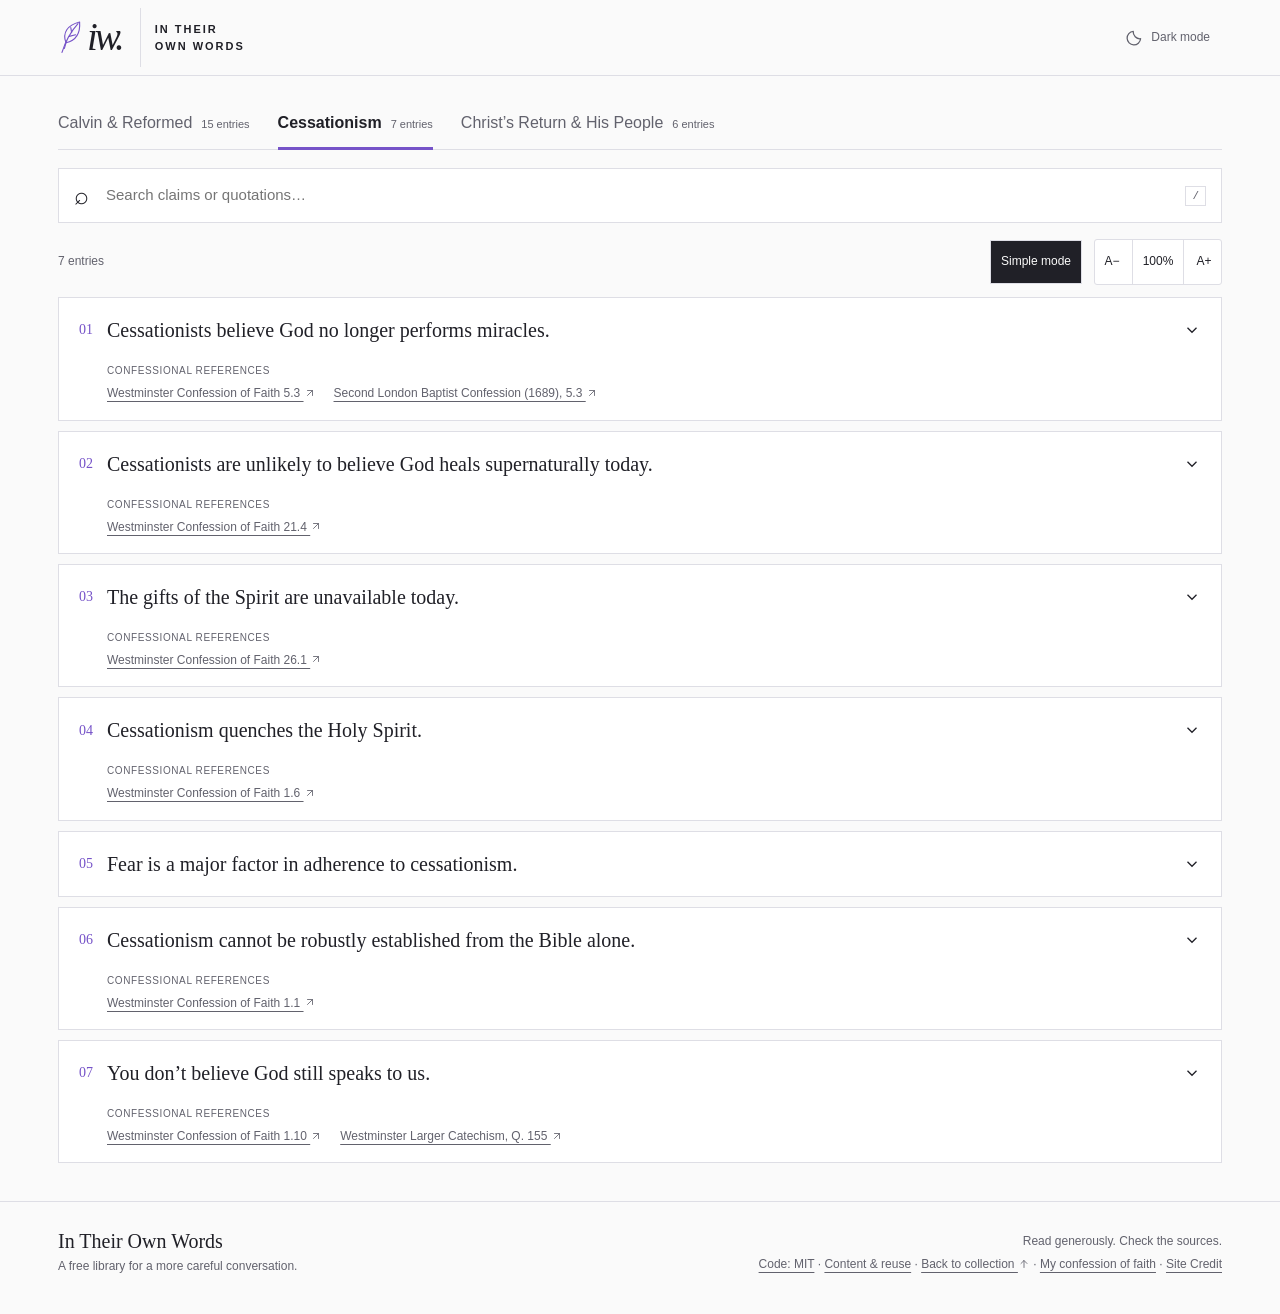
<file: cessationists.html>
<!doctype html>
<html lang="en">
<head>
<meta charset="utf-8"><meta name="viewport" content="width=device-width,initial-scale=1">
<title>In Their Own Words — Cessationists, beyond the caricatures</title>
<meta name="description" content="Read seven sourced criticisms of cessationism alongside cessationist writers’ own words, with precise citations and context.">
<link rel="canonical" href="https://intheirownwords.site/cessationists.html">
<meta property="og:type" content="website">
<meta property="og:site_name" content="In Their Own Words">
<meta property="og:title" content="In Their Own Words — Cessationists, beyond the caricatures">
<meta property="og:description" content="Published criticisms of cessationism alongside its advocates’ own words. Miracles, healing, spiritual gifts, and the Spirit’s work, with sources and context.">
<meta property="og:url" content="https://intheirownwords.site/cessationists.html">
<meta name="twitter:card" content="summary">
<meta name="twitter:title" content="In Their Own Words — Cessationists, beyond the caricatures">
<meta name="twitter:description" content="Read cessationist writers in their own words, with sources and context.">
<meta name="theme-color" content="#fafafa"><script>try{const t=localStorage.getItem("reading-theme");document.documentElement.dataset.theme=t==="dark"||t==="light"?t:matchMedia("(prefers-color-scheme: dark)").matches?"dark":"light"}catch{document.documentElement.dataset.theme=matchMedia("(prefers-color-scheme: dark)").matches?"dark":"light"}</script><link rel="icon" href="./favicon.svg" type="image/svg+xml"><link rel="stylesheet" href="./style.css?v=66b9030602c9"><script src="./app.js?v=66b9030602c9" defer></script>
</head>
<body class="cessationist-collection">
<a class="skip" href="#library">Skip to the quotations</a>
<header class="site-header"><a class="brand" href="./" aria-label="In Their Own Words home"><span class="brand-symbol" aria-hidden="true"><svg class="brand-quill" width="24" height="38" viewBox="0 0 30 46" fill="none" stroke="currentColor" stroke-width="1.4" stroke-linecap="round" stroke-linejoin="round"><path d="M5 41C9 28 16 15 25 5"/><path d="M10 29C5 16 12 7 27 3c1 13-4 23-17 26Z"/><path d="m14 21 8-2M17 16l-1-6M10 29l-2 7"/></svg><span class="brand-mark">iw.</span></span><span>IN THEIR<br>OWN WORDS</span></a><nav id="site-navigation" aria-label="Main navigation"><a href="#library">Explore</a><a href="#approach">Our approach</a><a href="#sources">Sources <span aria-hidden="true"><svg class="ui-arrow" width="16" height="16" viewBox="0 0 24 24" fill="none" stroke="currentColor" stroke-width="1.7" stroke-linecap="round" stroke-linejoin="round" aria-hidden="true" focusable="false"><path d="M7 17 17 7M7 7h10v10"/></svg></span></a></nav><div class="header-controls"><button type="button" class="theme-toggle" id="theme-toggle" hidden><svg class="theme-icon moon-icon" width="20" height="20" viewBox="0 0 24 24" fill="none" stroke="currentColor" stroke-width="1.7" stroke-linecap="round" stroke-linejoin="round" aria-hidden="true"><path d="M20.8 13A9 9 0 0 1 11 3.2 9 9 0 1 0 20.8 13Z"/></svg><svg class="theme-icon sun-icon" width="20" height="20" viewBox="0 0 24 24" fill="none" stroke="currentColor" stroke-width="1.7" stroke-linecap="round" aria-hidden="true"><circle cx="12" cy="12" r="4"/><path d="M12 2v2m0 16v2M2 12h2m16 0h2M5 5l1.5 1.5m11 11L19 19M5 19l1.5-1.5m11-11L19 5"/></svg><span id="theme-label">Dark mode</span></button><button class="menu-toggle" id="menu-toggle" type="button" aria-label="Open navigation" aria-expanded="false" aria-controls="site-navigation" hidden><svg width="22" height="22" viewBox="0 0 24 24" fill="none" stroke="currentColor" stroke-width="1.7" stroke-linecap="round" aria-hidden="true"><path class="menu-lines" d="M4 6h16M4 12h16M4 18h16"/><path class="menu-close" d="m6 6 12 12M18 6 6 18"/></svg></button></div></header>
<main>
<section data-full-mode class="hero"><div class="hero-copy"><p class="eyebrow"><span></span> A PRIMARY-SOURCE COLLECTION</p><h1>Beyond the caricatures.<br><em>Back to their words.</em></h1><p class="intro desktop-intro">What do cessationists actually teach about miracles, spiritual gifts, and the Holy Spirit? Set the familiar claims beside their own words—and read the sources for yourself.</p><p class="intro mobile-intro">Read published criticisms beside cessationist writers’ own words.</p><a class="button" href="#library">Explore the collection <span aria-hidden="true"><svg class="ui-arrow" width="16" height="16" viewBox="0 0 24 24" fill="none" stroke="currentColor" stroke-width="1.7" stroke-linecap="round" stroke-linejoin="round" aria-hidden="true" focusable="false"><path d="M12 5v14m-6-6 6 6 6-6"/></svg></span></a><p class="hero-note">Freely available. Carefully cited. Open to examination.</p></div><details class="hero-details" data-mobile-collapse open><summary>About this collection</summary><aside class="hero-aside collection-guide" aria-labelledby="guide-heading"><span class="folio">CESSATIONISTS · IN THEIR OWN WORDS</span><div class="ornament" aria-hidden="true">❧</div><h2 id="guide-heading">Which gifts?<br><em>Whose position?</em></h2><p class="featured-context">Cessationism concerns whether certain spiritual gifts continue in the church. It does not, by itself, tell you everything a writer believes about miracles, prayer, or the Spirit’s work today.</p><p class="edition">Seven sourced criticisms. Lead quotations, supporting voices, and confessional witness. Each response belongs to its named author.</p><a href="#approach">How to read this collection <svg class="ui-arrow" width="16" height="16" viewBox="0 0 24 24" fill="none" stroke="currentColor" stroke-width="1.7" stroke-linecap="round" stroke-linejoin="round" aria-hidden="true" focusable="false"><path d="M12 5v14m-6-6 6 6 6-6"/></svg></a></aside></details></section>
<details data-full-mode class="reading-note" data-mobile-collapse open><summary>Read fairly. Check the sources.</summary><section class="scripture-callout" aria-labelledby="scripture-heading">
<div><h2 class="eyebrow" id="scripture-heading">A SCRIPTURAL CALL TO REJECT SLANDER</h2><blockquote>“Speak not evil one of another, brethren.”</blockquote><a href="https://www.biblegateway.com/passage/?search=James+4%3A11&amp;version=KJV">James 4:11a · King James Version <svg class="ui-arrow" width="16" height="16" viewBox="0 0 24 24" fill="none" stroke="currentColor" stroke-width="1.7" stroke-linecap="round" stroke-linejoin="round" aria-hidden="true" focusable="false"><path d="M7 17 17 7M7 7h10v10"/></svg></a></div>
<p>A standard for all of us: represent our neighbors truthfully, read their words fairly, and disagree with care.</p>
</section></details>
<div data-full-mode class="collection-strip"><span><b>7</b> sourced criticisms examined</span><span>Primary texts, with context</span><span>No paywall. No account.</span></div>
<section class="library" id="library"><div class="section-heading"><div><p class="eyebrow">CLAIMS &amp; QUOTATIONS</p><h2>Let the sources speak.</h2></div></div>
<p class="collection-chooser-label">Choose a collection</p><nav class="collection-tabs" aria-label="Choose a collection"><a href="./#library"><span class="collection-name">Calvin &amp; Reformed</span><span class="collection-count">15 entries</span><span class="collection-state">View collection</span></a><a href="./cessationists.html#library" aria-current="page"><span class="collection-name">Cessationism</span><span class="collection-count">7 entries</span><span class="collection-state">Current collection</span></a><a href="./christs-return.html#library"><span class="collection-name">Christ’s Return &amp; His People</span><span class="collection-count">6 entries</span><span class="collection-state">View collection</span></a></nav>
<div data-full-mode class="collection-intro"><p>Published criticisms from R. T. Kendall, Sam Storms, and Michael Brown alongside the words of Thomas Schreiner, Sinclair Ferguson, and Richard Gaffin. Read each quotation with its source and qualifications.</p></div>
<div class="tools" hidden><label class="search"><span aria-hidden="true">⌕</span><input id="search" type="search" placeholder="Search claims or quotations…" aria-label="Search the collection"><kbd aria-hidden="true">/</kbd></label><button id="search-clear" class="reset" type="button" hidden><span aria-hidden="true">×</span> Clear search</button></div>
<details class="topic-disclosure" id="topic-disclosure" data-mobile-collapse open hidden><summary>Filter topics<span id="filter-count"></span></summary><div id="filters" class="filters" role="group" aria-label="Filter by topics" aria-describedby="filter-help" hidden><span class="filter-label"><svg width="17" height="17" viewBox="0 0 24 24" fill="none" stroke="currentColor" stroke-width="1.7" stroke-linecap="round" aria-hidden="true"><path d="M4 6h16M4 12h16M4 18h16"/><circle cx="9" cy="6" r="2"/><circle cx="15" cy="12" r="2"/><circle cx="9" cy="18" r="2"/></svg>Filter by<span id="filter-help" class="sr-only">Choose one or more topics</span><button id="clear-topics" class="clear-topics" type="button" aria-label="Clear topic filters" hidden><svg width="15" height="15" viewBox="0 0 24 24" fill="none" stroke="currentColor" stroke-width="1.8" stroke-linecap="round" stroke-linejoin="round" aria-hidden="true"><path d="M3 10a9 9 0 1 1 2 8M3 4v6h6"/></svg><span>Clear</span></button></span></div></details>
<div class="results-heading"><div class="view-controls" hidden><button type="button" id="simple-mode" aria-pressed="true">Simple mode</button><div class="reading-controls" id="reading-controls" role="group" aria-label="Reading text size" hidden><span>Text size</span><button type="button" id="text-smaller" aria-label="Decrease reading text size">A−</button><button type="button" id="text-reset" aria-label="Reset reading text size to 100 percent">100%</button><button type="button" id="text-larger" aria-label="Increase reading text size">A+</button><span id="text-size-status" class="sr-only" role="status" aria-live="polite"></span></div></div><p id="result-count" role="status" aria-live="polite">7 entries</p></div>
<div id="entries"><article class="entry" id="miracles-today" data-topic="Miracles"><button type="button" class="objection-toggle" aria-expanded="false" hidden><span class="objection-number">01</span><span>Cessationists believe God no longer performs miracles.</span><svg width="18" height="18" viewBox="0 0 24 24" fill="none" stroke="currentColor" stroke-width="1.7" aria-hidden="true" focusable="false"><path d="m6 9 6 6 6-6"/></svg></button><div class="simple-confessions"><p>Confessional references</p><ul><li><a href="https://www.opc.org/wcf.html">Westminster Confession of Faith 5.3 <svg class="ui-arrow" width="16" height="16" viewBox="0 0 24 24" fill="none" stroke="currentColor" stroke-width="1.7" stroke-linecap="round" stroke-linejoin="round" aria-hidden="true" focusable="false"><path d="M7 17 17 7M7 7h10v10"/></svg></a></li><li><a href="https://rbs.org/2lbc">Second London Baptist Confession (1689), 5.3 <svg class="ui-arrow" width="16" height="16" viewBox="0 0 24 24" fill="none" stroke="currentColor" stroke-width="1.7" stroke-linecap="round" stroke-linejoin="round" aria-hidden="true" focusable="false"><path d="M7 17 17 7M7 7h10v10"/></svg></a></li></ul></div><div class="claim-side"><span class="entry-number">01</span><span class="topic">Miracles</span><p class="eyebrow">THE COMMON CLAIM</p><h3>Cessationists believe God no longer performs miracles.</h3><p class="claim-note">Editorial summary · see the published criticism below</p><details class="published-criticism"><summary>Published criticism &amp; context <span aria-hidden="true">+</span></summary><blockquote class="critic-quote"><p>“the view that miracles “ceased” long ago and there is no hope for signs and wonders since we have the Bible”</p></blockquote><p class="critic-author">R. T. Kendall</p><p class="citation"><a href="https://rtkendallministries.com/rts-new-year-letter">RT’s New Year Letter, “Two things will change,” second change <svg class="ui-arrow" width="16" height="16" viewBox="0 0 24 24" fill="none" stroke="currentColor" stroke-width="1.7" stroke-linecap="round" stroke-linejoin="round" aria-hidden="true" focusable="false"><path d="M7 17 17 7M7 7h10v10"/></svg></a><span>New Year’s Letter 2013, RT Kendall Ministries</span></p><p class="criticism-kind">Generalization about belief</p><p class="critic-context">This parenthetical defines cessationism in Kendall’s prediction of a coming spiritual awakening. Schreiner’s explicit affirmation of present miracles qualifies that broad description; it does not establish what every cessationist believes.</p></details></div><div class="quote-side"><p class="eyebrow">IN HIS OWN WORDS</p><blockquote>“I believe God still heals and does miraculous things today”</blockquote><p class="lead-author">Thomas R. Schreiner</p><details class="entry-context" open data-mobile-collapse><summary>Citation &amp; context <span aria-hidden="true">+</span></summary><p class="citation source-citation"><a href="https://www.thegospelcoalition.org/article/cessationist/">Why I Am a Cessationist, “Miracles and Healings” <svg class="ui-arrow" width="16" height="16" viewBox="0 0 24 24" fill="none" stroke="currentColor" stroke-width="1.7" stroke-linecap="round" stroke-linejoin="round" aria-hidden="true" focusable="false"><path d="M7 17 17 7M7 7h10v10"/></svg></a><span>Source: The Gospel Coalition, January 22, 2014</span></p><div class="context"><h4>Miracles and the gift of miracles</h4><p>Schreiner affirms present-day miracles while questioning whether individuals possess the New Testament gifts of healing and miracles. A claim about the continuation of a gift is different from a claim that God never acts miraculously.</p><p><strong>Read in context.</strong> He doubts that these gifts are present in churches today, calls for verification of healing claims, and allows for extraordinary signs in missionary settings. These qualifications describe his position; they should not be assigned to every cessationist.</p></div></details><details class="supporting-disclosure" open data-mobile-collapse><summary>More cessationist voices · 1 <span aria-hidden="true">+</span></summary><div class="supporting-voices"><div class="witness supporting-voice"><blockquote>“Now may I quickly say, God is still doing miracles today?”</blockquote><p class="citation"><strong>John MacArthur</strong> · <a href="https://www.gty.org/sermons/1313/the-gifts-of-the-body-part-3">The Gifts of the Body, Part 3, discussion following the purpose of authenticating miracles <svg class="ui-arrow" width="16" height="16" viewBox="0 0 24 24" fill="none" stroke="currentColor" stroke-width="1.7" stroke-linecap="round" stroke-linejoin="round" aria-hidden="true" focusable="false"><path d="M7 17 17 7M7 7h10v10"/></svg></a><span>Grace to You sermon transcript, February 7, 1971; sermon 1313</span></p><p class="witness-context">MacArthur immediately distinguishes these miracles from signs authenticating new revelation. He attributes present miracles to God’s sovereign purpose and answers to faith and prayer, apart from a person’s miraculous gift. This affirmation does not endorse contemporary claims to possess the apostolic sign gifts.</p></div></div></details><details class="confessional-disclosure"><summary>Confessional witness · 2 <span aria-hidden="true">+</span></summary><div class="context"><div class="witness"><blockquote>“yet is free to work without, above, and against them, at his pleasure.”</blockquote><a href="https://www.opc.org/wcf.html">Westminster Confession of Faith 5.3 <svg class="ui-arrow" width="16" height="16" viewBox="0 0 24 24" fill="none" stroke="currentColor" stroke-width="1.7" stroke-linecap="round" stroke-linejoin="round" aria-hidden="true" focusable="false"><path d="M7 17 17 7M7 7h10v10"/></svg></a><p class="witness-edition">Historic English text as published by the Orthodox Presbyterian Church</p><p class="witness-context">“Them” refers to ordinary means. This affirms extraordinary providence; it neither promises particular miracles nor establishes continuing gifts of miracle-working.</p></div><div class="witness"><blockquote>“yet is free to work without, above, and against them at His pleasure.”</blockquote><a href="https://rbs.org/2lbc">Second London Baptist Confession (1689), 5.3 <svg class="ui-arrow" width="16" height="16" viewBox="0 0 24 24" fill="none" stroke="currentColor" stroke-width="1.7" stroke-linecap="round" stroke-linejoin="round" aria-hidden="true" focusable="false"><path d="M7 17 17 7M7 7h10v10"/></svg></a><p class="witness-edition">English text as published by Reformed Baptist Seminary; reference gives chapter and paragraph</p><p class="witness-context">The Baptist confession likewise affirms God’s freedom beyond ordinary means. This supports openness to extraordinary divine action without deciding whether particular miraculous gifts continue.</p></div></div></details><div class="entry-actions"><a href="https://www.thegospelcoalition.org/article/cessationist/">Read the source <svg class="ui-arrow" width="16" height="16" viewBox="0 0 24 24" fill="none" stroke="currentColor" stroke-width="1.7" stroke-linecap="round" stroke-linejoin="round" aria-hidden="true" focusable="false"><path d="M7 17 17 7M7 7h10v10"/></svg></a><button type="button" data-copy="miracles-today" hidden>Copy citation</button><a href="#miracles-today" class="permalink" aria-label="Permanent link: Miracles and the gift of miracles"># Share entry</a></div></div></article>
<article class="entry" id="prayer-for-healing" data-topic="Healing &amp; prayer"><button type="button" class="objection-toggle" aria-expanded="false" hidden><span class="objection-number">02</span><span>Cessationists are unlikely to believe God heals supernaturally today.</span><svg width="18" height="18" viewBox="0 0 24 24" fill="none" stroke="currentColor" stroke-width="1.7" aria-hidden="true" focusable="false"><path d="m6 9 6 6 6-6"/></svg></button><div class="simple-confessions"><p>Confessional references</p><ul><li><a href="https://www.opc.org/wcf.html">Westminster Confession of Faith 21.4 <svg class="ui-arrow" width="16" height="16" viewBox="0 0 24 24" fill="none" stroke="currentColor" stroke-width="1.7" stroke-linecap="round" stroke-linejoin="round" aria-hidden="true" focusable="false"><path d="M7 17 17 7M7 7h10v10"/></svg></a></li></ul></div><div class="claim-side"><span class="entry-number">02</span><span class="topic">Healing &amp; prayer</span><p class="eyebrow">THE COMMON CLAIM</p><h3>Cessationists are unlikely to believe God heals supernaturally today.</h3><p class="claim-note">Editorial summary · see the published criticism below</p><details class="published-criticism"><summary>Published criticism &amp; context <span aria-hidden="true">+</span></summary><blockquote class="critic-quote"><p>“You will not likely convince a cessationist to believe that the living God heals supernaturally today.”</p></blockquote><p class="critic-author">R. T. Kendall</p><p class="citation"><a href="https://rtkendallministries.com/theology-and-worship">Theology and worship, paragraph beginning “You will not likely convince” <svg class="ui-arrow" width="16" height="16" viewBox="0 0 24 24" fill="none" stroke="currentColor" stroke-width="1.7" stroke-linecap="round" stroke-linejoin="round" aria-hidden="true" focusable="false"><path d="M7 17 17 7M7 7h10v10"/></svg></a><span>RT Kendall Ministries, online article; no publication date displayed</span></p><p class="criticism-kind">Generalization about belief</p><p class="critic-context">Kendall criticizes both charismatic excesses and conservative evangelical cessationism, while describing cessationists as good people rather than heretics. This sentence concerns belief in supernatural healing, not a claim that cessationists never pray for the sick.</p></details></div><div class="quote-side"><p class="eyebrow">IN HIS OWN WORDS</p><blockquote>“Still, I pray for the healing of the sick and believe God can do so miraculously.”</blockquote><p class="lead-author">Thomas R. Schreiner</p><details class="entry-context" open data-mobile-collapse><summary>Citation &amp; context <span aria-hidden="true">+</span></summary><p class="citation source-citation"><a href="https://www.thegospelcoalition.org/themelios/article/it-all-depends-upon-prophecy-a-brief-case-for-nuanced-cessationism/">It All Depends Upon Prophecy: A Brief Case for Nuanced Cessationism, opening discussion <svg class="ui-arrow" width="16" height="16" viewBox="0 0 24 24" fill="none" stroke="currentColor" stroke-width="1.7" stroke-linecap="round" stroke-linejoin="round" aria-hidden="true" focusable="false"><path d="M7 17 17 7M7 7h10v10"/></svg></a><span>Source: Themelios 44.1 (2019), pp. 29–35; excerpt on p. 29</span></p><div class="context"><h4>Praying for what God can do</h4><p>Schreiner explicitly prays for miraculous healing. His stated belief and practice provide a direct counterexample to Kendall’s broad expectation about cessationists’ disbelief in supernatural healing.</p><p><strong>Read in context.</strong> He regards miracles as relatively rare and distinguishes them from a gift regularly exercised by believers. He calls his position nuanced cessationism and allows for exceptional missionary situations. This is neither a promise that every prayer will result in healing nor a survey of all cessationist views.</p></div></details><details class="supporting-disclosure" open data-mobile-collapse><summary>More cessationist voices · 1 <span aria-hidden="true">+</span></summary><div class="supporting-voices"><div class="witness supporting-voice"><blockquote>“the sovereign power of God to heal the sick, particularly in response to prayer, is a reality experienced”</blockquote><p class="citation"><strong>OPC Committee on the Baptism and Gifts of the Holy Spirit</strong> · <a href="https://www.opc.org/GA/giftsHS.html">Report of the Committee on the Baptism and Gifts of the Holy Spirit, V. Gifts of Healing in the Church <svg class="ui-arrow" width="16" height="16" viewBox="0 0 24 24" fill="none" stroke="currentColor" stroke-width="1.7" stroke-linecap="round" stroke-linejoin="round" aria-hidden="true" focusable="false"><path d="M7 17 17 7M7 7h10v10"/></svg></a><span>Report presented to the Forty-fifth General Assembly of the Orthodox Presbyterian Church, 1978</span></p><p class="witness-context">The report distinguishes apostolic healing gifts from God’s continuing power to heal in response to prayer. It goes on to call this an expectation throughout church history. The committee was chaired by Richard B. Gaffin, Jr.; the assembly received the report for study. It is a committee report, not a constitutional confession or an individual statement by Gaffin.</p></div></div></details><details class="confessional-disclosure"><summary>Confessional witness · 1 <span aria-hidden="true">+</span></summary><div class="context"><div class="witness"><blockquote>“Prayer is to be made for things lawful;”</blockquote><a href="https://www.opc.org/wcf.html">Westminster Confession of Faith 21.4 <svg class="ui-arrow" width="16" height="16" viewBox="0 0 24 24" fill="none" stroke="currentColor" stroke-width="1.7" stroke-linecap="round" stroke-linejoin="round" aria-hidden="true" focusable="false"><path d="M7 17 17 7M7 7h10v10"/></svg></a><p class="witness-edition">Historic English text as published by the Orthodox Presbyterian Church</p><p class="witness-context">This general rule permits lawful petitions, including healing. It does not specifically command miraculous healing or guarantee that the sick will recover.</p></div></div></details><div class="entry-actions"><a href="https://www.thegospelcoalition.org/themelios/article/it-all-depends-upon-prophecy-a-brief-case-for-nuanced-cessationism/">Read the source <svg class="ui-arrow" width="16" height="16" viewBox="0 0 24 24" fill="none" stroke="currentColor" stroke-width="1.7" stroke-linecap="round" stroke-linejoin="round" aria-hidden="true" focusable="false"><path d="M7 17 17 7M7 7h10v10"/></svg></a><button type="button" data-copy="prayer-for-healing" hidden>Copy citation</button><a href="#prayer-for-healing" class="permalink" aria-label="Permanent link: Praying for what God can do"># Share entry</a></div></div></article>
<article class="entry" id="continuing-gifts" data-topic="Spiritual gifts"><button type="button" class="objection-toggle" aria-expanded="false" hidden><span class="objection-number">03</span><span>The gifts of the Spirit are unavailable today.</span><svg width="18" height="18" viewBox="0 0 24 24" fill="none" stroke="currentColor" stroke-width="1.7" aria-hidden="true" focusable="false"><path d="m6 9 6 6 6-6"/></svg></button><div class="simple-confessions"><p>Confessional references</p><ul><li><a href="https://www.opc.org/wcf.html">Westminster Confession of Faith 26.1 <svg class="ui-arrow" width="16" height="16" viewBox="0 0 24 24" fill="none" stroke="currentColor" stroke-width="1.7" stroke-linecap="round" stroke-linejoin="round" aria-hidden="true" focusable="false"><path d="M7 17 17 7M7 7h10v10"/></svg></a></li></ul></div><div class="claim-side"><span class="entry-number">03</span><span class="topic">Spiritual gifts</span><p class="eyebrow">THE COMMON CLAIM</p><h3>The gifts of the Spirit are unavailable today.</h3><p class="claim-note">Editorial summary · see the published criticism below</p><details class="published-criticism"><summary>Published criticism &amp; context <span aria-hidden="true">+</span></summary><blockquote class="critic-quote"><p>“In a word: the gifts of the Spirit are unavailable today”</p></blockquote><p class="critic-author">RT Kendall Ministries (published teaching notes)</p><p class="citation"><a href="https://rtkendallministries.com/wp-content/uploads/KT-10-The-Gifts-versus-the-Fruit-of-the-Holy-Spirit.pdf#page=2">The Gifts and the Fruit of the Holy Spirit, Introduction B.3.b.(2), p. 2 <svg class="ui-arrow" width="16" height="16" viewBox="0 0 24 24" fill="none" stroke="currentColor" stroke-width="1.7" stroke-linecap="round" stroke-linejoin="round" aria-hidden="true" focusable="false"><path d="M7 17 17 7M7 7h10v10"/></svg></a><span>Friday Night School of Theology notes hosted by RT Kendall Ministries; undated PDF</span></p><p class="criticism-kind">Scope needs clarification</p><p class="critic-context">These unbylined notes, published on Kendall’s ministry website, discuss cessationism alongside signs and wonders and distinguish gifts from fruit. The surrounding focus on miraculous gifts matters: this wording must not be inflated into a denial that cessationists affirm teaching, service, or every other continuing gift.</p></details></div><div class="quote-side"><p class="eyebrow">IN HIS OWN WORDS</p><blockquote>“It is the same Spirit who gives both temporary and continuing gifts to the church.”</blockquote><p class="lead-author">Sinclair B. Ferguson</p><details class="entry-context" open data-mobile-collapse><summary>Citation &amp; context <span aria-hidden="true">+</span></summary><p class="citation source-citation"><a href="https://learn.ligonier.org/articles/holy-spirits-ministry">The Holy Spirit’s Ministry, paragraph beginning “What does this mean?” <svg class="ui-arrow" width="16" height="16" viewBox="0 0 24 24" fill="none" stroke="currentColor" stroke-width="1.7" stroke-linecap="round" stroke-linejoin="round" aria-hidden="true" focusable="false"><path d="M7 17 17 7M7 7h10v10"/></svg></a><span>Source: Ligonier Ministries, August 6, 2018; excerpt from The Holy Spirit</span></p><div class="context"><h4>Some gifts cease; the Spirit keeps giving</h4><p>Ferguson explicitly distinguishes temporary gifts from gifts that continue. His argument concerns particular gifts, rather than the withdrawal of every spiritual gift from the church.</p><p><strong>Read in context.</strong> Ferguson identifies miracle-working, revelatory prophecy, and tongues as temporary, while affirming continuing gifts and illumination. Kendall’s surrounding focus is miraculous gifts, so the dispute should not be inflated into a claim that he denies cessationists affirm any gifts at all. The precise scope of “gifts” matters.</p></div></details><details class="supporting-disclosure" open data-mobile-collapse><summary>More cessationist voices · 1 <span aria-hidden="true">+</span></summary><div class="supporting-voices"><div class="witness supporting-voice"><blockquote>“We said there are two categories of gifts: permanent and temporary.”</blockquote><p class="citation"><strong>John MacArthur</strong> · <a href="https://www.gty.org/sermons/1313/the-gifts-of-the-body-part-3">The Gifts of the Body, Part 3, opening distinction between permanent and temporary gifts <svg class="ui-arrow" width="16" height="16" viewBox="0 0 24 24" fill="none" stroke="currentColor" stroke-width="1.7" stroke-linecap="round" stroke-linejoin="round" aria-hidden="true" focusable="false"><path d="M7 17 17 7M7 7h10v10"/></svg></a><span>Grace to You sermon transcript, February 7, 1971; sermon 1313</span></p><p class="witness-context">MacArthur explains that permanent gifts continue to build up the church, while temporary gifts confirmed the apostles’ and prophets’ message. This is an explicit distinction within spiritual gifts, not a rejection of all gifts. It does not resolve the disagreement over which gifts continue.</p></div></div></details><details class="confessional-disclosure"><summary>Confessional witness · 1 <span aria-hidden="true">+</span></summary><div class="context"><div class="witness"><blockquote>“they have communion in each other’s gifts and graces,”</blockquote><a href="https://www.opc.org/wcf.html">Westminster Confession of Faith 26.1 <svg class="ui-arrow" width="16" height="16" viewBox="0 0 24 24" fill="none" stroke="currentColor" stroke-width="1.7" stroke-linecap="round" stroke-linejoin="round" aria-hidden="true" focusable="false"><path d="M7 17 17 7M7 7h10v10"/></svg></a><p class="witness-edition">Historic English text as published by the Orthodox Presbyterian Church</p><p class="witness-context">Believers share gifts for mutual good. This affirms continuing gifted service without identifying whether prophecy, tongues, or healing belong among those gifts.</p></div></div></details><div class="entry-actions"><a href="https://learn.ligonier.org/articles/holy-spirits-ministry">Read the source <svg class="ui-arrow" width="16" height="16" viewBox="0 0 24 24" fill="none" stroke="currentColor" stroke-width="1.7" stroke-linecap="round" stroke-linejoin="round" aria-hidden="true" focusable="false"><path d="M7 17 17 7M7 7h10v10"/></svg></a><button type="button" data-copy="continuing-gifts" hidden>Copy citation</button><a href="#continuing-gifts" class="permalink" aria-label="Permanent link: Some gifts cease; the Spirit keeps giving"># Share entry</a></div></div></article>
<article class="entry" id="spirit-at-work" data-topic="The Holy Spirit"><button type="button" class="objection-toggle" aria-expanded="false" hidden><span class="objection-number">04</span><span>Cessationism quenches the Holy Spirit.</span><svg width="18" height="18" viewBox="0 0 24 24" fill="none" stroke="currentColor" stroke-width="1.7" aria-hidden="true" focusable="false"><path d="m6 9 6 6 6-6"/></svg></button><div class="simple-confessions"><p>Confessional references</p><ul><li><a href="https://www.opc.org/wcf.html">Westminster Confession of Faith 1.6 <svg class="ui-arrow" width="16" height="16" viewBox="0 0 24 24" fill="none" stroke="currentColor" stroke-width="1.7" stroke-linecap="round" stroke-linejoin="round" aria-hidden="true" focusable="false"><path d="M7 17 17 7M7 7h10v10"/></svg></a></li></ul></div><div class="claim-side"><span class="entry-number">04</span><span class="topic">The Holy Spirit</span><p class="eyebrow">THE COMMON CLAIM</p><h3>Cessationism quenches the Holy Spirit.</h3><p class="claim-note">Editorial summary · see the published criticism below</p><details class="published-criticism"><summary>Published criticism &amp; context <span aria-hidden="true">+</span></summary><blockquote class="critic-quote"><p>“without any question quenched the Holy Spirit Himself in the process.”</p></blockquote><p class="critic-author">R. T. Kendall</p><p class="citation"><a href="https://rtkendallministries.com/holy-fire">Holy Fire, paragraph beginning “There are two chapters” <svg class="ui-arrow" width="16" height="16" viewBox="0 0 24 24" fill="none" stroke="currentColor" stroke-width="1.7" stroke-linecap="round" stroke-linejoin="round" aria-hidden="true" focusable="false"><path d="M7 17 17 7M7 7h10v10"/></svg></a><span>RT Kendall Ministries, article introducing the book Holy Fire; no publication date displayed</span></p><p class="criticism-kind">Criticism of consequences</p><p class="critic-context">Kendall argues that making cessationism a dogma quenches the Spirit, while affirming cessationists’ Christian character and commitment to Scripture. This is a criticism of the position’s effects, not a statement that cessationists consciously deny all the Spirit’s activity.</p></details></div><div class="quote-side"><p class="eyebrow">IN HIS OWN WORDS</p><blockquote>“We do not assert that God&#x27;s Spirit is no longer actively working in dynamic and dramatic ways. We earnestly believe that he is.”</blockquote><p class="lead-author">Richard B. Gaffin, Jr.</p><details class="entry-context" open data-mobile-collapse><summary>Citation &amp; context <span aria-hidden="true">+</span></summary><p class="citation source-citation"><a href="https://www.opc.org/feature.html?feature_id=62">What about Prophecy and Tongues Today?, second paragraph <svg class="ui-arrow" width="16" height="16" viewBox="0 0 24 24" fill="none" stroke="currentColor" stroke-width="1.7" stroke-linecap="round" stroke-linejoin="round" aria-hidden="true" focusable="false"><path d="M7 17 17 7M7 7h10v10"/></svg></a><span>Source: Orthodox Presbyterian Church, online article</span></p><div class="context"><h4>The Spirit’s present power</h4><p>Gaffin’s affirmation establishes that he believes in the Spirit’s active power today. It answers a blanket description of cessationism as denying the Spirit’s work, but it does not by itself refute Kendall’s criticism that cessationism hinders particular activities of the Spirit.</p><p><strong>Read in context.</strong> Gaffin points to conversion and continuing gifts while denying foundational apostles and revelatory prophecy. Kendall argues that the disputed gifts remain available. Deciding whether cessationism quenches the Spirit requires addressing that biblical disagreement; quoting an affirmation of the Spirit alone is not enough.</p></div></details><details class="confessional-disclosure"><summary>Confessional witness · 1 <span aria-hidden="true">+</span></summary><div class="context"><div class="witness"><blockquote>“the inward illumination of the Spirit of God to be necessary for the saving understanding”</blockquote><a href="https://www.opc.org/wcf.html">Westminster Confession of Faith 1.6 <svg class="ui-arrow" width="16" height="16" viewBox="0 0 24 24" fill="none" stroke="currentColor" stroke-width="1.7" stroke-linecap="round" stroke-linejoin="round" aria-hidden="true" focusable="false"><path d="M7 17 17 7M7 7h10v10"/></svg></a><p class="witness-edition">Historic English text as published by the Orthodox Presbyterian Church</p><p class="witness-context">The object of this understanding is Scripture. Continuing illumination is explicitly affirmed; this does not settle whether rejecting particular gifts quenches the Spirit.</p></div></div></details><div class="entry-actions"><a href="https://www.opc.org/feature.html?feature_id=62">Read the source <svg class="ui-arrow" width="16" height="16" viewBox="0 0 24 24" fill="none" stroke="currentColor" stroke-width="1.7" stroke-linecap="round" stroke-linejoin="round" aria-hidden="true" focusable="false"><path d="M7 17 17 7M7 7h10v10"/></svg></a><button type="button" data-copy="spirit-at-work" hidden>Copy citation</button><a href="#spirit-at-work" class="permalink" aria-label="Permanent link: The Spirit’s present power"># Share entry</a></div></div></article>
<article class="entry" id="transformed-lives" data-topic="Christian experience"><button type="button" class="objection-toggle" aria-expanded="false" hidden><span class="objection-number">05</span><span>Fear is a major factor in adherence to cessationism.</span><svg width="18" height="18" viewBox="0 0 24 24" fill="none" stroke="currentColor" stroke-width="1.7" aria-hidden="true" focusable="false"><path d="m6 9 6 6 6-6"/></svg></button><div class="claim-side"><span class="entry-number">05</span><span class="topic">Christian experience</span><p class="eyebrow">THE COMMON CLAIM</p><h3>Fear is a major factor in adherence to cessationism.</h3><p class="claim-note">Editorial summary · see the published criticism below</p><details class="published-criticism"><summary>Published criticism &amp; context <span aria-hidden="true">+</span></summary><blockquote class="critic-quote"><p>“I also think fear is a huge factor.”</p></blockquote><p class="critic-author">Sam Storms</p><p class="citation"><a href="https://www.samstorms.org/enjoying-god-blog/post/pneuma-review-interview-with-sam-storms-on-speaking-in-tongues">Pneuma Review Interview with Sam Storms on Speaking in Tongues, answer to why Christians still adhere to cessationism <svg class="ui-arrow" width="16" height="16" viewBox="0 0 24 24" fill="none" stroke="currentColor" stroke-width="1.7" stroke-linecap="round" stroke-linejoin="round" aria-hidden="true" focusable="false"><path d="M7 17 17 7M7 7h10v10"/></svg></a><span>Enjoying God Ministries, August 8, 2019; interview answers by Sam Storms</span></p><p class="criticism-kind">Claim about motives</p><p class="critic-context">Storms also discusses inherited teaching, concern about abusive charismatic practices, and biblical texts cessationists understand differently. He offers several explanations; he does not say every cessationist is motivated only by fear.</p></details></div><div class="quote-side"><p class="eyebrow">IN HIS OWN WORDS</p><blockquote>“the fruit of the Spirit transforming us into the likeness of the character of Christ.”</blockquote><p class="lead-author">Sinclair B. Ferguson</p><details class="entry-context" open data-mobile-collapse><summary>Citation &amp; context <span aria-hidden="true">+</span></summary><p class="citation source-citation"><a href="https://learn.ligonier.org/qas/how-does-the-modern-church-often-misunderstand-the-holy-spirit">How does the modern church often misunderstand the Holy Spirit?, final answer paragraph <svg class="ui-arrow" width="16" height="16" viewBox="0 0 24 24" fill="none" stroke="currentColor" stroke-width="1.7" stroke-linecap="round" stroke-linejoin="round" aria-hidden="true" focusable="false"><path d="M7 17 17 7M7 7h10v10"/></svg></a><span>Source: Ask Ligonier transcript, lightly edited by the publisher for readability</span></p><div class="context"><h4>Beliefs and motives are different questions</h4><p>Ferguson gives a positive account of the Spirit’s transforming work. That helps describe what he affirms, but it cannot prove or disprove Storms’s claim about why some Christians remain cessationists. A person’s motives require evidence beyond their doctrinal label.</p><p><strong>Read in context.</strong> Storms names several factors rather than reducing every cessationist’s motives to fear. Ferguson’s answer here addresses Christian character, not the psychology of the debate. Read these as different kinds of statements; neither excerpt settles the prevalence of fear among cessationists.</p></div></details><div class="entry-actions"><a href="https://learn.ligonier.org/qas/how-does-the-modern-church-often-misunderstand-the-holy-spirit">Read the source <svg class="ui-arrow" width="16" height="16" viewBox="0 0 24 24" fill="none" stroke="currentColor" stroke-width="1.7" stroke-linecap="round" stroke-linejoin="round" aria-hidden="true" focusable="false"><path d="M7 17 17 7M7 7h10v10"/></svg></a><button type="button" data-copy="transformed-lives" hidden>Copy citation</button><a href="#transformed-lives" class="permalink" aria-label="Permanent link: Beliefs and motives are different questions"># Share entry</a></div></div></article>
<article class="entry" id="revelation-and-prophecy" data-topic="Prophecy &amp; revelation"><button type="button" class="objection-toggle" aria-expanded="false" hidden><span class="objection-number">06</span><span>Cessationism cannot be robustly established from the Bible alone.</span><svg width="18" height="18" viewBox="0 0 24 24" fill="none" stroke="currentColor" stroke-width="1.7" aria-hidden="true" focusable="false"><path d="m6 9 6 6 6-6"/></svg></button><div class="simple-confessions"><p>Confessional references</p><ul><li><a href="https://www.opc.org/wcf.html">Westminster Confession of Faith 1.1 <svg class="ui-arrow" width="16" height="16" viewBox="0 0 24 24" fill="none" stroke="currentColor" stroke-width="1.7" stroke-linecap="round" stroke-linejoin="round" aria-hidden="true" focusable="false"><path d="M7 17 17 7M7 7h10v10"/></svg></a></li></ul></div><div class="claim-side"><span class="entry-number">06</span><span class="topic">Prophecy &amp; revelation</span><p class="eyebrow">THE COMMON CLAIM</p><h3>Cessationism cannot be robustly established from the Bible alone.</h3><p class="claim-note">Editorial summary · see the published criticism below</p><details class="published-criticism"><summary>Published criticism &amp; context <span aria-hidden="true">+</span></summary><blockquote class="critic-quote"><p>“I believe it is impossible to make an exegetically robust argument for cessationism using the Bible alone.”</p></blockquote><p class="critic-author">Michael Brown</p><p class="citation"><a href="https://www.christianitytoday.com/2023/10/reformed-cessationism-charismatic-continuationism-miracles/">Let the Reformed of the Lord Say No to Cessationism, paragraph beginning “Of course, each of these concepts” <svg class="ui-arrow" width="16" height="16" viewBox="0 0 24 24" fill="none" stroke="currentColor" stroke-width="1.7" stroke-linecap="round" stroke-linejoin="round" aria-hidden="true" focusable="false"><path d="M7 17 17 7M7 7h10v10"/></svg></a><span>Christianity Today, October 9, 2023</span></p><p class="criticism-kind">Interpretive disagreement</p><p class="critic-context">Brown makes this judgment after arguing from John 14, Acts 2, 1 Corinthians, and James 5. This is a substantive challenge to cessationist exegesis, not itself a misquotation or a claim that cessationists never attempt biblical arguments.</p></details></div><div class="quote-side"><p class="eyebrow">IN HIS OWN WORDS</p><blockquote>“The foundation for the church has been laid once-for-all”</blockquote><p class="lead-author">Thomas R. Schreiner</p><details class="entry-context" open data-mobile-collapse><summary>Citation &amp; context <span aria-hidden="true">+</span></summary><p class="citation source-citation"><a href="https://www.thegospelcoalition.org/essay/miraculous-gifts-question-cessationism/">The Miraculous Gifts and the Question of Cessationism, “Redemptive History” <svg class="ui-arrow" width="16" height="16" viewBox="0 0 24 24" fill="none" stroke="currentColor" stroke-width="1.7" stroke-linecap="round" stroke-linejoin="round" aria-hidden="true" focusable="false"><path d="M7 17 17 7M7 7h10v10"/></svg></a><span>Source: The Gospel Coalition, online theological essay</span></p><div class="context"><h4>An argument about the church’s foundation</h4><p>Schreiner offers an argument from the church’s apostolic and prophetic foundation, especially Ephesians 2:20. This identifies a biblical rationale that readers can evaluate. Merely citing the rationale does not establish that it is exegetically sound or answer Brown’s judgment that cessationist arguments fail.</p><p><strong>Read in context.</strong> Schreiner connects the foundation with apostolic revelation and the completed canon. Brown disputes the case by appealing to passages he understands to promise continuing gifts. This is an interpretive disagreement, not automatically a misrepresentation. Readers need to examine both arguments in their full sources.</p></div></details><details class="confessional-disclosure"><summary>Confessional witness · 1 <span aria-hidden="true">+</span></summary><div class="context"><div class="witness"><blockquote>“those former ways of God’s revealing his will unto his people being now ceased.”</blockquote><a href="https://www.opc.org/wcf.html">Westminster Confession of Faith 1.1 <svg class="ui-arrow" width="16" height="16" viewBox="0 0 24 24" fill="none" stroke="currentColor" stroke-width="1.7" stroke-linecap="round" stroke-linejoin="round" aria-hidden="true" focusable="false"><path d="M7 17 17 7M7 7h10v10"/></svg></a><p class="witness-edition">Historic English text as published by the Orthodox Presbyterian Church</p><p class="witness-context">The context is committing revelation to writing. This explicitly affirms cessation of former revelatory ways, without enumerating every disputed gift or proving its biblical case.</p></div></div></details><div class="entry-actions"><a href="https://www.thegospelcoalition.org/essay/miraculous-gifts-question-cessationism/">Read the source <svg class="ui-arrow" width="16" height="16" viewBox="0 0 24 24" fill="none" stroke="currentColor" stroke-width="1.7" stroke-linecap="round" stroke-linejoin="round" aria-hidden="true" focusable="false"><path d="M7 17 17 7M7 7h10v10"/></svg></a><button type="button" data-copy="revelation-and-prophecy" hidden>Copy citation</button><a href="#revelation-and-prophecy" class="permalink" aria-label="Permanent link: An argument about the church’s foundation"># Share entry</a></div></div></article>
<article class="entry" id="god-still-speaks" data-topic="God’s voice"><button type="button" class="objection-toggle" aria-expanded="false" hidden><span class="objection-number">07</span><span>You don’t believe God still speaks to us.</span><svg width="18" height="18" viewBox="0 0 24 24" fill="none" stroke="currentColor" stroke-width="1.7" aria-hidden="true" focusable="false"><path d="m6 9 6 6 6-6"/></svg></button><div class="simple-confessions"><p>Confessional references</p><ul><li><a href="https://www.opc.org/wcf.html">Westminster Confession of Faith 1.10 <svg class="ui-arrow" width="16" height="16" viewBox="0 0 24 24" fill="none" stroke="currentColor" stroke-width="1.7" stroke-linecap="round" stroke-linejoin="round" aria-hidden="true" focusable="false"><path d="M7 17 17 7M7 7h10v10"/></svg></a></li><li><a href="https://www.opc.org/lc.html">Westminster Larger Catechism, Q. 155 <svg class="ui-arrow" width="16" height="16" viewBox="0 0 24 24" fill="none" stroke="currentColor" stroke-width="1.7" stroke-linecap="round" stroke-linejoin="round" aria-hidden="true" focusable="false"><path d="M7 17 17 7M7 7h10v10"/></svg></a></li></ul></div><div class="claim-side"><span class="entry-number">07</span><span class="topic">God’s voice</span><p class="eyebrow">THE COMMON CLAIM</p><h3>You don’t believe God still speaks to us.</h3><p class="claim-note">Editorial summary · see the published criticism below</p><details class="published-criticism"><summary>Published criticism &amp; context <span aria-hidden="true">+</span></summary><blockquote class="critic-quote"><p>“There is a God and he came to save us, but he doesn’t bother with us anymore. He doesn’t speak to us.”</p></blockquote><p class="critic-author">Carla Alvarez</p><p class="citation"><a href="https://raisedtowalk.org/the-walk/atheists-cessationists-common/">Atheists, Cessationists, and What They Have in Common, comparison beginning “Cessationists” <svg class="ui-arrow" width="16" height="16" viewBox="0 0 24 24" fill="none" stroke="currentColor" stroke-width="1.7" stroke-linecap="round" stroke-linejoin="round" aria-hidden="true" focusable="false"><path d="M7 17 17 7M7 7h10v10"/></svg></a><span>Raised to Walk, January 5, 2017</span></p><p class="criticism-kind">A broad description that needs qualification</p><p class="critic-context">Alvarez puts this sentence in her description of what cessationists believe; it is not her own denial that God speaks. The surrounding article argues for God’s personal involvement and later singles out the most strident cessationists. Her independent article is one published example of the accusation, not a statement representing every continuationist.</p></details></div><div class="quote-side"><p class="eyebrow">IN HIS OWN WORDS</p><blockquote>“Does this mean God has stopped speaking? Certainly not, but He speaks today through His Word.”</blockquote><p class="lead-author">John MacArthur</p><details class="entry-context" open data-mobile-collapse><summary>Citation &amp; context <span aria-hidden="true">+</span></summary><p class="citation source-citation"><a href="https://www.gty.org/blogs/B100111/false-prophets-and-lying-wonders">False Prophets and Lying Wonders, concluding paragraph <svg class="ui-arrow" width="16" height="16" viewBox="0 0 24 24" fill="none" stroke="currentColor" stroke-width="1.7" stroke-linecap="round" stroke-linejoin="round" aria-hidden="true" focusable="false"><path d="M7 17 17 7M7 7h10v10"/></svg></a><span>Source: Grace to You, January 11, 2010; article B100111</span></p><div class="context"><h4>God speaks through his living Word</h4><p>MacArthur explicitly denies that God has stopped speaking. He identifies Scripture as God’s present speech to his people. Reading, hearing, and faithfully preaching that Word are therefore occasions to hear God address us, rather than merely to learn what he once said to someone else.</p><p><strong>Read in context.</strong> Alvarez’s article contrasts atheists, deists, and cessationists using deliberately broad descriptions. Later she focuses on the most strident cessationists and on claims of God speaking personally. MacArthur really does reject fresh messages beyond Scripture; his affirmation should not be used to suggest that he accepts contemporary prophecy. The distinction is between the Spirit speaking through and applying the written Word and receiving additional revealed words. Cessationists differ about impressions and how to describe providential guidance. This entry concerns present divine speech; the separate prophecy entry concerns the continuation of revelatory gifts.</p></div><div class="context scripture-links"><h4>Scripture to examine</h4><ul><li><a href="https://www.biblegateway.com/passage/?search=Hebrews+3%3A7-8&amp;version=KJV">Hebrews 3:7–8 · “the Holy Ghost saith” in the words of a psalm <svg class="ui-arrow" width="16" height="16" viewBox="0 0 24 24" fill="none" stroke="currentColor" stroke-width="1.7" stroke-linecap="round" stroke-linejoin="round" aria-hidden="true" focusable="false"><path d="M7 17 17 7M7 7h10v10"/></svg></a></li><li><a href="https://www.biblegateway.com/passage/?search=2+Timothy+3%3A15-17&amp;version=KJV">2 Timothy 3:15–17 · Scripture equips God’s people <svg class="ui-arrow" width="16" height="16" viewBox="0 0 24 24" fill="none" stroke="currentColor" stroke-width="1.7" stroke-linecap="round" stroke-linejoin="round" aria-hidden="true" focusable="false"><path d="M7 17 17 7M7 7h10v10"/></svg></a></li></ul></div></details><details class="supporting-disclosure" open data-mobile-collapse><summary>More cessationist voices · 1 <span aria-hidden="true">+</span></summary><div class="supporting-voices"><div class="witness supporting-voice"><blockquote>“In the Bible the church hears God’s true voice;”</blockquote><p class="citation"><strong>R. Fowler White</strong> · <a href="https://www.the-highway.com/God_Speak.html">Does God Speak Today Apart from the Bible?, concluding paragraph <svg class="ui-arrow" width="16" height="16" viewBox="0 0 24 24" fill="none" stroke="currentColor" stroke-width="1.7" stroke-linecap="round" stroke-linejoin="round" aria-hidden="true" focusable="false"><path d="M7 17 17 7M7 7h10v10"/></svg></a><span>Chapter 4 in The Coming Evangelical Crisis, edited by John H. Armstrong (Moody Press, 1996); authorized reproduction at The Highway</span></p><p class="witness-context">White affirms that the Spirit presently speaks in Scripture and distinguishes illumination, leading, and conviction from new revelation. He disputes the claim that believers should expect additional revealed words outside Scripture.</p></div></div></details><details class="confessional-disclosure"><summary>Confessional witness · 2 <span aria-hidden="true">+</span></summary><div class="context"><div class="witness"><blockquote>“the Holy Spirit speaking in the Scripture.”</blockquote><a href="https://www.opc.org/wcf.html">Westminster Confession of Faith 1.10 <svg class="ui-arrow" width="16" height="16" viewBox="0 0 24 24" fill="none" stroke="currentColor" stroke-width="1.7" stroke-linecap="round" stroke-linejoin="round" aria-hidden="true" focusable="false"><path d="M7 17 17 7M7 7h10v10"/></svg></a><p class="witness-edition">Historic English text as published by the Orthodox Presbyterian Church</p><p class="witness-context">The paragraph identifies the supreme judge of religious controversies. Its present description of the Spirit speaking in Scripture supports the distinction between a completed written revelation and God’s continuing address through it.</p></div><div class="witness"><blockquote>“The Spirit of God maketh the reading, but especially the preaching of the word, an effectual means”</blockquote><a href="https://www.opc.org/lc.html">Westminster Larger Catechism, Q. 155 <svg class="ui-arrow" width="16" height="16" viewBox="0 0 24 24" fill="none" stroke="currentColor" stroke-width="1.7" stroke-linecap="round" stroke-linejoin="round" aria-hidden="true" focusable="false"><path d="M7 17 17 7M7 7h10v10"/></svg></a><p class="witness-edition">Historic English text as published by the Orthodox Presbyterian Church</p><p class="witness-context">The answer goes on to describe enlightening, conviction, conversion, conformity to Christ, holiness, and comfort. It affirms the Spirit’s active use of the Word in hearers today, rather than treating Scripture as a dead record.</p></div></div></details><div class="entry-actions"><a href="https://www.gty.org/blogs/B100111/false-prophets-and-lying-wonders">Read the source <svg class="ui-arrow" width="16" height="16" viewBox="0 0 24 24" fill="none" stroke="currentColor" stroke-width="1.7" stroke-linecap="round" stroke-linejoin="round" aria-hidden="true" focusable="false"><path d="M7 17 17 7M7 7h10v10"/></svg></a><button type="button" data-copy="god-still-speaks" hidden>Copy citation</button><a href="#god-still-speaks" class="permalink" aria-label="Permanent link: God speaks through his living Word"># Share entry</a></div></div></article></div><div id="empty" hidden><h3>No matching entries</h3><p>Try “miracles,” “healing,” “Spirit,” or a different topic.</p><button type="button" id="clear-search">Clear search and filters</button></div>
</section>
<section data-full-mode class="approach" id="approach"><div><p class="eyebrow">OUR APPROACH</p><h2>A fair hearing.<br><em>A faithful reading.</em></h2></div><div><p>This collection exists to represent cessationist writers truthfully where their teaching is misrepresented, by letting their own words be heard.</p><p>Cessationists differ over the scope of cessation, extraordinary events, and the language used to describe the Spirit’s guidance. A quotation establishes what its named author says; it is not a statement on behalf of every cessationist.</p><p>The criticism in each entry is an exact excerpt from a named writer, with a source reference and context. Some make broad claims about cessationist belief; others challenge consequences, motives, or biblical interpretation. A criticism is not automatically a misrepresentation. Responses and context notes are editorial commentary, and identify what the paired quotation can and cannot answer.</p><p>Supporting voices add another author or a committee’s published explanation where it helps clarify the issue. Committee reports are identified separately from constitutional confessions. Modern excerpts are deliberately brief. Read both linked arguments in full, including the authors’ qualifications. Each entry leads with an editorial summary of the accusation. The exact published criticism, its attribution, and its context are preserved in a disclosure that starts closed. These seven pairings represent a starting collection, not every cessationist or continuationist tradition.</p></div></section>
<section data-full-mode class="sources" id="sources"><p class="eyebrow">THE READING ROOM</p><h2>Follow every quotation to its source.</h2><div class="source-grid"><a href="https://www.thegospelcoalition.org/article/cessationist/"><span>01 · Thomas R. Schreiner</span><h3>Why I Am a Cessationist <svg class="ui-arrow" width="16" height="16" viewBox="0 0 24 24" fill="none" stroke="currentColor" stroke-width="1.7" stroke-linecap="round" stroke-linejoin="round" aria-hidden="true" focusable="false"><path d="M7 17 17 7M7 7h10v10"/></svg></h3><p>The Gospel Coalition, January 22, 2014</p></a><a href="https://www.thegospelcoalition.org/themelios/article/it-all-depends-upon-prophecy-a-brief-case-for-nuanced-cessationism/"><span>02 · Thomas R. Schreiner</span><h3>It All Depends Upon Prophecy: A Brief Case for Nuanced Cessationism <svg class="ui-arrow" width="16" height="16" viewBox="0 0 24 24" fill="none" stroke="currentColor" stroke-width="1.7" stroke-linecap="round" stroke-linejoin="round" aria-hidden="true" focusable="false"><path d="M7 17 17 7M7 7h10v10"/></svg></h3><p>Themelios 44.1 (2019), pp. 29–35; excerpt on p. 29</p></a><a href="https://learn.ligonier.org/articles/holy-spirits-ministry"><span>03 · Sinclair B. Ferguson</span><h3>The Holy Spirit’s Ministry <svg class="ui-arrow" width="16" height="16" viewBox="0 0 24 24" fill="none" stroke="currentColor" stroke-width="1.7" stroke-linecap="round" stroke-linejoin="round" aria-hidden="true" focusable="false"><path d="M7 17 17 7M7 7h10v10"/></svg></h3><p>Ligonier Ministries, August 6, 2018; excerpt from The Holy Spirit</p></a><a href="https://www.opc.org/feature.html?feature_id=62"><span>04 · Richard B. Gaffin, Jr.</span><h3>What about Prophecy and Tongues Today? <svg class="ui-arrow" width="16" height="16" viewBox="0 0 24 24" fill="none" stroke="currentColor" stroke-width="1.7" stroke-linecap="round" stroke-linejoin="round" aria-hidden="true" focusable="false"><path d="M7 17 17 7M7 7h10v10"/></svg></h3><p>Orthodox Presbyterian Church, online article</p></a><a href="https://learn.ligonier.org/qas/how-does-the-modern-church-often-misunderstand-the-holy-spirit"><span>05 · Sinclair B. Ferguson</span><h3>How does the modern church often misunderstand the Holy Spirit? <svg class="ui-arrow" width="16" height="16" viewBox="0 0 24 24" fill="none" stroke="currentColor" stroke-width="1.7" stroke-linecap="round" stroke-linejoin="round" aria-hidden="true" focusable="false"><path d="M7 17 17 7M7 7h10v10"/></svg></h3><p>Ask Ligonier transcript, lightly edited by the publisher for readability</p></a><a href="https://www.thegospelcoalition.org/essay/miraculous-gifts-question-cessationism/"><span>06 · Thomas R. Schreiner</span><h3>The Miraculous Gifts and the Question of Cessationism <svg class="ui-arrow" width="16" height="16" viewBox="0 0 24 24" fill="none" stroke="currentColor" stroke-width="1.7" stroke-linecap="round" stroke-linejoin="round" aria-hidden="true" focusable="false"><path d="M7 17 17 7M7 7h10v10"/></svg></h3><p>The Gospel Coalition, online theological essay</p></a><a href="https://www.opc.org/wcf.html"><span>07 · CONFESSIONAL WITNESS</span><h3>Westminster Confession of Faith <svg class="ui-arrow" width="16" height="16" viewBox="0 0 24 24" fill="none" stroke="currentColor" stroke-width="1.7" stroke-linecap="round" stroke-linejoin="round" aria-hidden="true" focusable="false"><path d="M7 17 17 7M7 7h10v10"/></svg></h3><p>Historic English text published by the Orthodox Presbyterian Church. Excerpts address revelation, providence, illumination, prayer, and shared gifts.</p></a><a href="https://rbs.org/2lbc"><span>08 · BAPTIST CONFESSIONAL WITNESS</span><h3>Second London Baptist Confession (1689) <svg class="ui-arrow" width="16" height="16" viewBox="0 0 24 24" fill="none" stroke="currentColor" stroke-width="1.7" stroke-linecap="round" stroke-linejoin="round" aria-hidden="true" focusable="false"><path d="M7 17 17 7M7 7h10v10"/></svg></h3><p>English text published by Reformed Baptist Seminary. Chapter 5, paragraph 3 affirms God’s freedom to work beyond ordinary means.</p></a><a href="https://www.gty.org/sermons/1313/the-gifts-of-the-body-part-3"><span>09 · JOHN MACARTHUR</span><h3>The Gifts of the Body, Part 3 <svg class="ui-arrow" width="16" height="16" viewBox="0 0 24 24" fill="none" stroke="currentColor" stroke-width="1.7" stroke-linecap="round" stroke-linejoin="round" aria-hidden="true" focusable="false"><path d="M7 17 17 7M7 7h10v10"/></svg></h3><p>Grace to You sermon transcript, February 7, 1971. Supporting excerpts distinguish present miracles and continuing gifts from apostolic sign gifts.</p></a><a href="https://www.opc.org/GA/giftsHS.html"><span>10 · COMMITTEE STUDY REPORT</span><h3>Baptism and Gifts of the Holy Spirit <svg class="ui-arrow" width="16" height="16" viewBox="0 0 24 24" fill="none" stroke="currentColor" stroke-width="1.7" stroke-linecap="round" stroke-linejoin="round" aria-hidden="true" focusable="false"><path d="M7 17 17 7M7 7h10v10"/></svg></h3><p>Presented to the OPC General Assembly in 1978 and received for study. Section V addresses healing and prayer. This report is not a constitutional confession.</p></a><a href="https://raisedtowalk.org/the-walk/atheists-cessationists-common/"><span>11 · THE CRITICISM</span><h3>Atheists, Cessationists, and What They Have in Common, comparison beginning “Cessationists” <svg class="ui-arrow" width="16" height="16" viewBox="0 0 24 24" fill="none" stroke="currentColor" stroke-width="1.7" stroke-linecap="round" stroke-linejoin="round" aria-hidden="true" focusable="false"><path d="M7 17 17 7M7 7h10v10"/></svg></h3><p>Raised to Walk, January 5, 2017</p></a><a href="https://www.gty.org/blogs/B100111/false-prophets-and-lying-wonders"><span>12 · JOHN MACARTHUR</span><h3>False Prophets and Lying Wonders, concluding paragraph <svg class="ui-arrow" width="16" height="16" viewBox="0 0 24 24" fill="none" stroke="currentColor" stroke-width="1.7" stroke-linecap="round" stroke-linejoin="round" aria-hidden="true" focusable="false"><path d="M7 17 17 7M7 7h10v10"/></svg></h3><p>Grace to You, January 11, 2010; article B100111</p></a><a href="https://www.the-highway.com/God_Speak.html"><span>13 · SUPPORTING VOICE</span><h3>Does God Speak Today Apart from the Bible?, concluding paragraph <svg class="ui-arrow" width="16" height="16" viewBox="0 0 24 24" fill="none" stroke="currentColor" stroke-width="1.7" stroke-linecap="round" stroke-linejoin="round" aria-hidden="true" focusable="false"><path d="M7 17 17 7M7 7h10v10"/></svg></h3><p>Chapter 4 in The Coming Evangelical Crisis, edited by John H. Armstrong (Moody Press, 1996); authorized reproduction at The Highway</p></a><a href="https://www.opc.org/lc.html"><span>14 · CONFESSIONAL WITNESS</span><h3>Westminster Larger Catechism, Q. 155 <svg class="ui-arrow" width="16" height="16" viewBox="0 0 24 24" fill="none" stroke="currentColor" stroke-width="1.7" stroke-linecap="round" stroke-linejoin="round" aria-hidden="true" focusable="false"><path d="M7 17 17 7M7 7h10v10"/></svg></h3><p>Historic English text as published by the Orthodox Presbyterian Church</p></a></div><p class="source-note">Seven lead cessationist excerpts, four supporting excerpts, and seven critical excerpts checked against primary sources on November 11, 2026. Criticisms come from R. T. Kendall’s ministry website, Sam Storms’s published interview answers, Michael Brown’s Christianity Today article, and Carla Alvarez’s Raised to Walk article; each is linked in its entry. Supporting excerpts were checked against the Grace to You sermon transcript, R. Fowler White’s chapter, and the OPC’s published committee report on the same date. Eight confessional excerpts from the Westminster Confession and Larger Catechism and the Second London Baptist Confession were also checked against the linked confession texts on that date. Their context notes distinguish explicit teaching from further inferences. These are the writers’ own published words in English; the Ask Ligonier transcript was lightly edited by its publisher. References identify a section or paragraph to help locate each excerpt. Excerpt boundaries may omit surrounding punctuation. Source hosts and authors do not endorse this project.</p><a class="download" href="./cessationists.json" download>Download the cessationist quotation data (JSON) <svg class="ui-arrow" width="16" height="16" viewBox="0 0 24 24" fill="none" stroke="currentColor" stroke-width="1.7" stroke-linecap="round" stroke-linejoin="round" aria-hidden="true" focusable="false"><path d="M12 5v14m-6-6 6 6 6-6"/></svg></a></section>
</main><footer><a class="footer-brand" href="./">In Their Own Words<span>A free library for a more careful conversation.</span></a><p>Read generously. Check the sources.<br><a href="./LICENSE">Code: MIT</a> · <a href="./CONTENT-LICENSE.md">Content & reuse</a> · <a href="#library">Back to collection <svg class="ui-arrow" width="16" height="16" viewBox="0 0 24 24" fill="none" stroke="currentColor" stroke-width="1.7" stroke-linecap="round" stroke-linejoin="round" aria-hidden="true" focusable="false"><path d="M12 19V5m-6 6 6-6 6 6"/></svg></a> · <a href="https://fishingboat.app/confession">My confession of faith</a> · <a href="https://MarkPriestap.com">Site Credit</a></p></footer><div id="toast" role="status" aria-live="polite"></div>
</body></html>
</file>
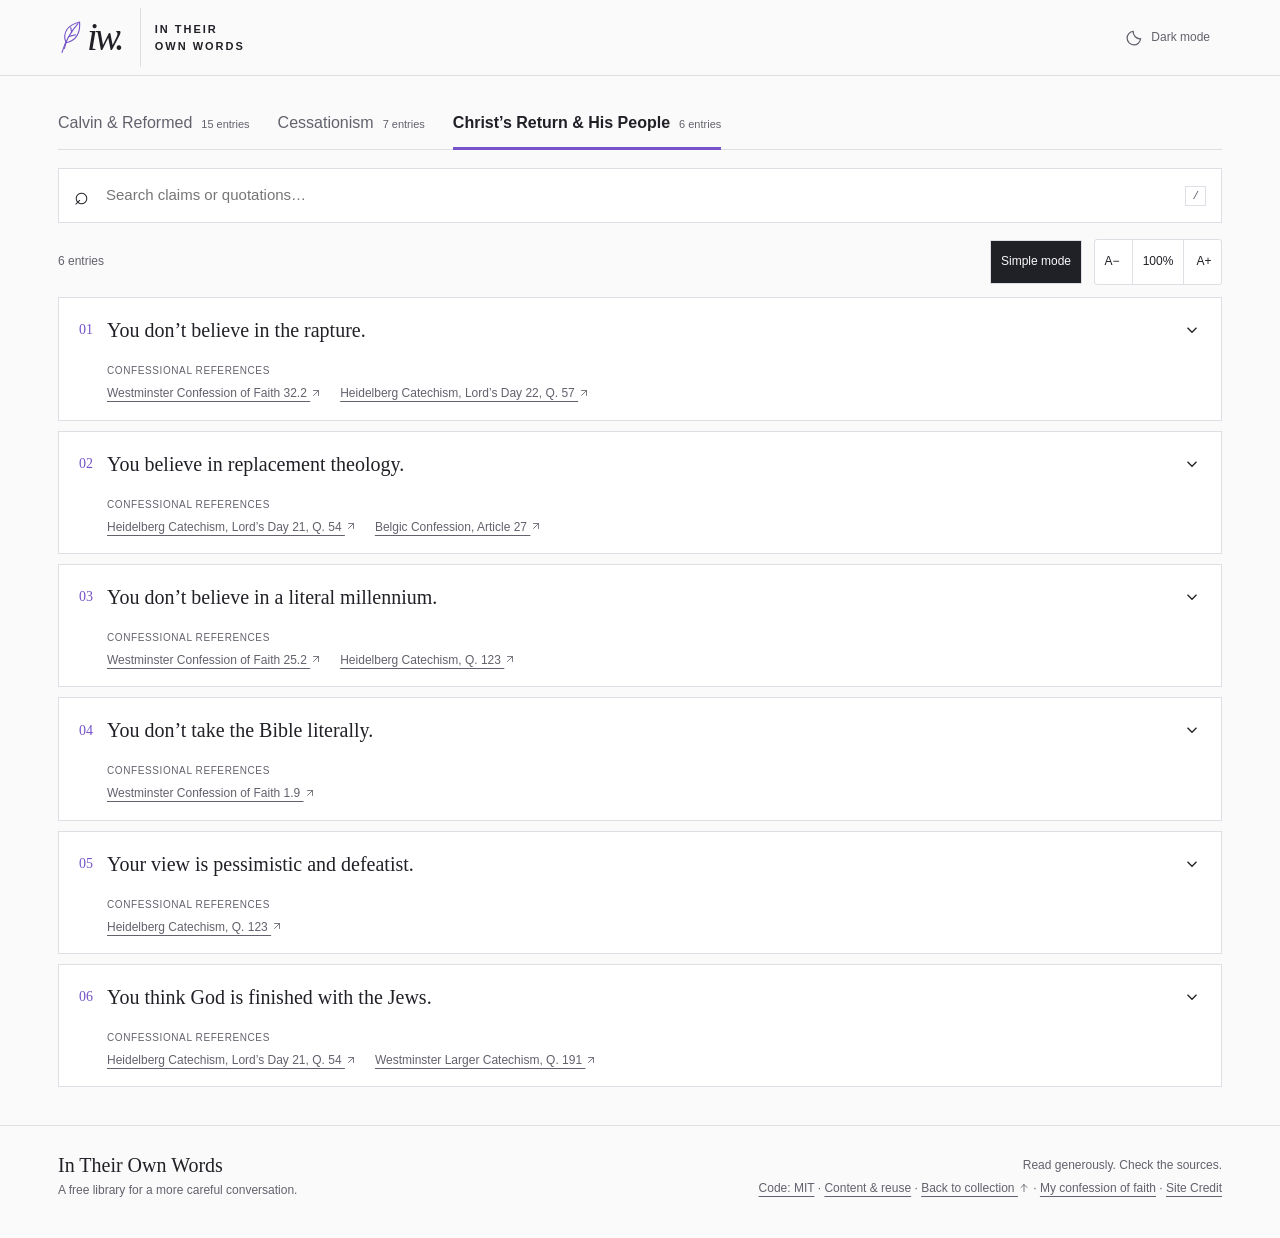
<file: christs-return.html>
<!doctype html>
<html lang="en">
<head>
<meta charset="utf-8"><meta name="viewport" content="width=device-width,initial-scale=1">
<title>In Their Own Words — Christ’s Return &amp; His People</title>
<meta name="description" content="The gathering of believers and Israel’s promises: published criticisms alongside primary sources, confessional witness, and careful context.">
<link rel="canonical" href="https://intheirownwords.site/christs-return.html">
<meta property="og:type" content="website">
<meta property="og:site_name" content="In Their Own Words">
<meta property="og:title" content="In Their Own Words — Christ’s Return &amp; His People">
<meta property="og:description" content="Christ’s return and his people: the gathering of believers, the resurrection, and Israel’s promises, with primary sources and context.">
<meta property="og:url" content="https://intheirownwords.site/christs-return.html">
<meta name="twitter:card" content="summary">
<meta name="twitter:title" content="In Their Own Words — Christ’s Return &amp; His People">
<meta name="twitter:description" content="Read both sides on Christ’s return, the gathering of believers, and Israel and the church, with sources and context.">
<meta name="theme-color" content="#fafafa"><script>try{const t=localStorage.getItem("reading-theme");document.documentElement.dataset.theme=t==="dark"||t==="light"?t:matchMedia("(prefers-color-scheme: dark)").matches?"dark":"light"}catch{document.documentElement.dataset.theme=matchMedia("(prefers-color-scheme: dark)").matches?"dark":"light"}</script><link rel="icon" href="./favicon.svg" type="image/svg+xml"><link rel="stylesheet" href="./style.css?v=66b9030602c9"><script src="./app.js?v=66b9030602c9" defer></script>
</head>
<body class="hope-collection">
<a class="skip" href="#library">Skip to the quotations</a>
<header class="site-header"><a class="brand" href="./" aria-label="In Their Own Words home"><span class="brand-symbol" aria-hidden="true"><svg class="brand-quill" width="24" height="38" viewBox="0 0 30 46" fill="none" stroke="currentColor" stroke-width="1.4" stroke-linecap="round" stroke-linejoin="round"><path d="M5 41C9 28 16 15 25 5"/><path d="M10 29C5 16 12 7 27 3c1 13-4 23-17 26Z"/><path d="m14 21 8-2M17 16l-1-6M10 29l-2 7"/></svg><span class="brand-mark">iw.</span></span><span>IN THEIR<br>OWN WORDS</span></a><nav id="site-navigation" aria-label="Main navigation"><a href="#library">Explore</a><a href="#approach">Our approach</a><a href="#sources">Sources <span aria-hidden="true"><svg class="ui-arrow" width="16" height="16" viewBox="0 0 24 24" fill="none" stroke="currentColor" stroke-width="1.7" stroke-linecap="round" stroke-linejoin="round" aria-hidden="true" focusable="false"><path d="M7 17 17 7M7 7h10v10"/></svg></span></a></nav><div class="header-controls"><button type="button" class="theme-toggle" id="theme-toggle" hidden><svg class="theme-icon moon-icon" width="20" height="20" viewBox="0 0 24 24" fill="none" stroke="currentColor" stroke-width="1.7" stroke-linecap="round" stroke-linejoin="round" aria-hidden="true"><path d="M20.8 13A9 9 0 0 1 11 3.2 9 9 0 1 0 20.8 13Z"/></svg><svg class="theme-icon sun-icon" width="20" height="20" viewBox="0 0 24 24" fill="none" stroke="currentColor" stroke-width="1.7" stroke-linecap="round" aria-hidden="true"><circle cx="12" cy="12" r="4"/><path d="M12 2v2m0 16v2M2 12h2m16 0h2M5 5l1.5 1.5m11 11L19 19M5 19l1.5-1.5m11-11L19 5"/></svg><span id="theme-label">Dark mode</span></button><button class="menu-toggle" id="menu-toggle" type="button" aria-label="Open navigation" aria-expanded="false" aria-controls="site-navigation" hidden><svg width="22" height="22" viewBox="0 0 24 24" fill="none" stroke="currentColor" stroke-width="1.7" stroke-linecap="round" aria-hidden="true"><path class="menu-lines" d="M4 6h16M4 12h16M4 18h16"/><path class="menu-close" d="m6 6 12 12M18 6 6 18"/></svg></button></div></header>
<main>
<section data-full-mode class="hero"><div class="hero-copy"><p class="eyebrow"><span></span> A PRIMARY-SOURCE COLLECTION</p><h1>Beyond the caricatures.<br><em>Back to their words.</em></h1><p class="intro desktop-intro">What is affirmed about the gathering of believers and God’s promises to Israel? Read the criticisms beside the writers’ own words, and distinguish a denied belief from a disputed interpretation.</p><p class="intro mobile-intro">The gathering of believers. Israel’s promises. Read both sides in their own words.</p><a class="button" href="#library">Explore the collection <span aria-hidden="true"><svg class="ui-arrow" width="16" height="16" viewBox="0 0 24 24" fill="none" stroke="currentColor" stroke-width="1.7" stroke-linecap="round" stroke-linejoin="round" aria-hidden="true" focusable="false"><path d="M12 5v14m-6-6 6 6 6-6"/></svg></span></a><p class="hero-note">Freely available. Carefully cited. Open to examination.</p></div><details class="hero-details" data-mobile-collapse open><summary>About this collection</summary><aside class="hero-aside collection-guide" aria-labelledby="guide-heading"><span class="folio">CHRIST’S RETURN &amp; HIS PEOPLE</span><div class="ornament" aria-hidden="true">❧</div><h2 id="guide-heading">A glorious appearing.<br><em>One people in Christ.</em></h2><p class="featured-context">Affirming that believers will be caught up does not settle the timing of that gathering. Affirming fulfillment in Christ does not mean Jewish people are excluded from God’s mercy.</p><p class="edition">Six common accusations, with the differences stated as carefully as the shared affirmations.</p><a href="#approach">How to read this collection</a></aside></details></section>
<details data-full-mode class="reading-note" data-mobile-collapse open><summary>Read fairly. Check the sources.</summary><section class="scripture-callout" aria-labelledby="scripture-heading">
<div><h2 class="eyebrow" id="scripture-heading">A SCRIPTURAL CALL TO REJECT SLANDER</h2><blockquote>“Speak not evil one of another, brethren.”</blockquote><a href="https://www.biblegateway.com/passage/?search=James+4%3A11&amp;version=KJV">James 4:11a · King James Version <svg class="ui-arrow" width="16" height="16" viewBox="0 0 24 24" fill="none" stroke="currentColor" stroke-width="1.7" stroke-linecap="round" stroke-linejoin="round" aria-hidden="true" focusable="false"><path d="M7 17 17 7M7 7h10v10"/></svg></a></div>
<p>A standard for all of us: represent our neighbors truthfully, read their words fairly, and disagree with care.</p>
</section></details>
<div data-full-mode class="collection-strip"><span><b>6</b> sourced criticisms examined</span><span>Primary texts, with context</span><span>No paywall. No account.</span></div>
<section class="library" id="library"><div class="section-heading"><div><p class="eyebrow">CLAIMS &amp; QUOTATIONS</p><h2>Let the sources speak.</h2></div></div>
<p class="collection-chooser-label">Choose a collection</p><nav class="collection-tabs" aria-label="Choose a collection"><a href="./#library"><span class="collection-name">Calvin &amp; Reformed</span><span class="collection-count">15 entries</span><span class="collection-state">View collection</span></a><a href="./cessationists.html#library"><span class="collection-name">Cessationism</span><span class="collection-count">7 entries</span><span class="collection-state">View collection</span></a><a href="./christs-return.html#library" aria-current="page"><span class="collection-name">Christ’s Return &amp; His People</span><span class="collection-count">6 entries</span><span class="collection-state">Current collection</span></a></nav>
<div data-full-mode class="collection-intro"><p>Begin with the gathering at Christ’s return and the unity of Jewish and Gentile believers in him. Exact criticisms, published responses, and confessional witness, with room for real disagreement.</p></div>
<div class="tools" hidden><label class="search"><span aria-hidden="true">⌕</span><input id="search" type="search" placeholder="Search claims or quotations…" aria-label="Search the collection"><kbd aria-hidden="true">/</kbd></label><button id="search-clear" class="reset" type="button" hidden><span aria-hidden="true">×</span> Clear search</button></div>
<details class="topic-disclosure" id="topic-disclosure" data-mobile-collapse open hidden><summary>Filter topics<span id="filter-count"></span></summary><div id="filters" class="filters" role="group" aria-label="Filter by topics" aria-describedby="filter-help" hidden><span class="filter-label"><svg width="17" height="17" viewBox="0 0 24 24" fill="none" stroke="currentColor" stroke-width="1.7" stroke-linecap="round" aria-hidden="true"><path d="M4 6h16M4 12h16M4 18h16"/><circle cx="9" cy="6" r="2"/><circle cx="15" cy="12" r="2"/><circle cx="9" cy="18" r="2"/></svg>Filter by<span id="filter-help" class="sr-only">Choose one or more topics</span><button id="clear-topics" class="clear-topics" type="button" aria-label="Clear topic filters" hidden><svg width="15" height="15" viewBox="0 0 24 24" fill="none" stroke="currentColor" stroke-width="1.8" stroke-linecap="round" stroke-linejoin="round" aria-hidden="true"><path d="M3 10a9 9 0 1 1 2 8M3 4v6h6"/></svg><span>Clear</span></button></span></div></details>
<div class="results-heading"><div class="view-controls" hidden><button type="button" id="simple-mode" aria-pressed="true">Simple mode</button><div class="reading-controls" id="reading-controls" role="group" aria-label="Reading text size" hidden><span>Text size</span><button type="button" id="text-smaller" aria-label="Decrease reading text size">A−</button><button type="button" id="text-reset" aria-label="Reset reading text size to 100 percent">100%</button><button type="button" id="text-larger" aria-label="Increase reading text size">A+</button><span id="text-size-status" class="sr-only" role="status" aria-live="polite"></span></div></div><p id="result-count" role="status" aria-live="polite">6 entries</p></div>
<div id="entries"><article class="entry" id="gathered-at-his-coming" data-topic="Rapture &amp; resurrection"><button type="button" class="objection-toggle" aria-expanded="false" hidden><span class="objection-number">01</span><span>You don’t believe in the rapture.</span><svg width="18" height="18" viewBox="0 0 24 24" fill="none" stroke="currentColor" stroke-width="1.7" aria-hidden="true" focusable="false"><path d="m6 9 6 6 6-6"/></svg></button><div class="simple-confessions"><p>Confessional references</p><ul><li><a href="https://www.opc.org/wcf.html">Westminster Confession of Faith 32.2 <svg class="ui-arrow" width="16" height="16" viewBox="0 0 24 24" fill="none" stroke="currentColor" stroke-width="1.7" stroke-linecap="round" stroke-linejoin="round" aria-hidden="true" focusable="false"><path d="M7 17 17 7M7 7h10v10"/></svg></a></li><li><a href="https://www.frcna.org/heidelberg-catechism">Heidelberg Catechism, Lord’s Day 22, Q. 57 <svg class="ui-arrow" width="16" height="16" viewBox="0 0 24 24" fill="none" stroke="currentColor" stroke-width="1.7" stroke-linecap="round" stroke-linejoin="round" aria-hidden="true" focusable="false"><path d="M7 17 17 7M7 7h10v10"/></svg></a></li></ul></div><div class="claim-side"><span class="entry-number">01</span><span class="topic">Rapture &amp; resurrection</span><p class="eyebrow">THE COMMON CLAIM</p><h3>You don’t believe in the rapture.</h3><p class="claim-note">Editorial summary · see the published criticism below</p><details class="published-criticism"><summary>Published criticism &amp; context <span aria-hidden="true">+</span></summary><blockquote class="critic-quote"><p>“Well, I think the amillennial belief—and, Tom, it varies depending on who defines it, but there really isn’t any Rapture.”</p></blockquote><p class="critic-author">Dave Hunt</p><p class="citation"><a href="https://www.thebereancall.org/content/why-are-there-so-many-views-rapture">Why Are There So Many Views of the Rapture?, first answer about the amillennial view <svg class="ui-arrow" width="16" height="16" viewBox="0 0 24 24" fill="none" stroke="currentColor" stroke-width="1.7" stroke-linecap="round" stroke-linejoin="round" aria-hidden="true" focusable="false"><path d="M7 17 17 7M7 7h10v10"/></svg></a><span>The Berean Call, Search the Scriptures Daily transcript; webpage dated December 27, 2019 (publication date, not a verified recording date)</span></p><p class="criticism-kind">A disputed term needs definition</p><p class="critic-context">Hunt is answering T. A. McMahon about differing rapture views. He identifies the subject as amillennial belief and qualifies it by acknowledging varying definitions. The transcript’s later publication date should not be read as the date Hunt recorded it.</p></details></div><div class="quote-side"><p class="eyebrow">IN THEIR OWN WORDS</p><blockquote>“yes, there is a &quot;catching away&quot; of believers”</blockquote><p class="lead-author">OPC Q&amp;A (unsigned answer)</p><details class="entry-context" open data-mobile-collapse><summary>Citation &amp; context <span aria-hidden="true">+</span></summary><p class="citation source-citation"><a href="https://www.opc.org/qa.html?question_id=425">What is the OPC’s view on the rapture?, paragraph beginning “In the sense” <svg class="ui-arrow" width="16" height="16" viewBox="0 0 24 24" fill="none" stroke="currentColor" stroke-width="1.7" stroke-linecap="round" stroke-linejoin="round" aria-hidden="true" focusable="false"><path d="M7 17 17 7M7 7h10v10"/></svg></a><span>Source: Orthodox Presbyterian Church Q&amp;A, April 3, 2011</span></p><div class="context"><h4>The gathering at Christ’s coming</h4><p>This answer affirms the catching up described in 1 Thessalonians 4:16–17. It understands the gathering and resurrection as part of Christ’s visible, personal, glorious return. The difference concerns the timing and sequence of the event, rather than whether believers will be gathered to Christ.</p><p><strong>Read in context.</strong> Hunt’s conversation uses “rapture” within a discussion of competing end-times schemes and notes variation in definitions. If he means a separate pretribulation event, the disagreement is real. But the phrase must not be taken to mean that amillennialists deny the catching up in Paul’s passage. The OPC answer is a published explanation, not itself a constitutional confession, and it does not speak for every non-dispensational Christian.</p></div><div class="context scripture-links"><h4>Scripture to examine</h4><ul><li><a href="https://www.biblegateway.com/passage/?search=1+Thessalonians+4%3A13-18&amp;version=KJV">1 Thessalonians 4:13–18 · resurrection and catching up <svg class="ui-arrow" width="16" height="16" viewBox="0 0 24 24" fill="none" stroke="currentColor" stroke-width="1.7" stroke-linecap="round" stroke-linejoin="round" aria-hidden="true" focusable="false"><path d="M7 17 17 7M7 7h10v10"/></svg></a></li><li><a href="https://www.biblegateway.com/passage/?search=1+Corinthians+15%3A50-54&amp;version=KJV">1 Corinthians 15:50–54 · the dead raised and the living changed <svg class="ui-arrow" width="16" height="16" viewBox="0 0 24 24" fill="none" stroke="currentColor" stroke-width="1.7" stroke-linecap="round" stroke-linejoin="round" aria-hidden="true" focusable="false"><path d="M7 17 17 7M7 7h10v10"/></svg></a></li><li><a href="https://www.biblegateway.com/passage/?search=2+Thessalonians+2%3A1-2&amp;version=KJV">2 Thessalonians 2:1–2 · Christ’s coming and our gathering <svg class="ui-arrow" width="16" height="16" viewBox="0 0 24 24" fill="none" stroke="currentColor" stroke-width="1.7" stroke-linecap="round" stroke-linejoin="round" aria-hidden="true" focusable="false"><path d="M7 17 17 7M7 7h10v10"/></svg></a></li></ul></div></details><details class="supporting-disclosure" open data-mobile-collapse><summary>More voices · 2 <span aria-hidden="true">+</span></summary><div class="supporting-voices"><div class="witness supporting-voice"><blockquote>“the resurrection of believers from the state of life or death to glorification at the return of our Lord.”</blockquote><p class="citation"><strong>Kim Riddlebarger</strong> · <a href="https://www.christianstudylibrary.org/files/pub/book_previews/Kim-Riddlebarger_A-Case-for-Amillennialism_Defining-our-Terms.pdf#page=28">A Case for Amillennialism, expanded edition (2013), chapter 1, “The Rapture,” p. 30 <svg class="ui-arrow" width="16" height="16" viewBox="0 0 24 24" fill="none" stroke="currentColor" stroke-width="1.7" stroke-linecap="round" stroke-linejoin="round" aria-hidden="true" focusable="false"><path d="M7 17 17 7M7 7h10v10"/></svg></a><span>Baker Books, 2013; publisher’s preview hosted by Christian Study Library</span></p><p class="witness-context">The two passages under discussion are 1 Corinthians 15:50–55 and 1 Thessalonians 4:13–5:11. Riddlebarger places the gathering at Christ’s bodily return and distinguishes this from a separate pretribulation rapture. The excerpt describes his account of the historic Protestant reading; it is not a claim that all Protestants agree.</p></div><div class="witness supporting-voice"><p class="eyebrow">ANCIENT WITNESS · FOURTH/FIFTH CENTURY</p><blockquote>“And as He descends, we go forth to meet Him”</blockquote><p class="citation"><strong>John Chrysostom</strong> · <a href="https://www.newadvent.org/fathers/230408.htm">Homily 8 on First Thessalonians, exposition of 1 Thessalonians 4:16–18, paragraph beginning “For He received” <svg class="ui-arrow" width="16" height="16" viewBox="0 0 24 24" fill="none" stroke="currentColor" stroke-width="1.7" stroke-linecap="round" stroke-linejoin="round" aria-hidden="true" focusable="false"><path d="M7 17 17 7M7 7h10v10"/></svg></a><span>Early Christian author (c. 349–407); NPNF, First Series, vol. 13 (1889), English text as revised and published by New Advent</span></p><p class="witness-context">Chrysostom expressly describes believers being caught up to meet the descending Lord and joins the meeting to the resurrection. He compares it to going out to greet an arriving king. This supports a real gathering at Christ’s coming, without making him a participant in the modern debate over a pretribulation rapture.</p></div></div></details><details class="confessional-disclosure"><summary>Confessional witness · 2 <span aria-hidden="true">+</span></summary><div class="context"><div class="witness"><blockquote>“At the last day, such as are found alive shall not die, but be changed:”</blockquote><a href="https://www.opc.org/wcf.html">Westminster Confession of Faith 32.2 <svg class="ui-arrow" width="16" height="16" viewBox="0 0 24 24" fill="none" stroke="currentColor" stroke-width="1.7" stroke-linecap="round" stroke-linejoin="round" aria-hidden="true" focusable="false"><path d="M7 17 17 7M7 7h10v10"/></svg></a><p class="witness-edition">Historic English text as published by the Orthodox Presbyterian Church</p><p class="witness-context">The same paragraph affirms bodily resurrection of all the dead. It supports a real transformation of living believers, without using the modern label “rapture.”</p></div><div class="witness"><blockquote>“this my body, being raised by the power of Christ, shall be reunited with my soul,”</blockquote><a href="https://www.frcna.org/heidelberg-catechism">Heidelberg Catechism, Lord’s Day 22, Q. 57 <svg class="ui-arrow" width="16" height="16" viewBox="0 0 24 24" fill="none" stroke="currentColor" stroke-width="1.7" stroke-linecap="round" stroke-linejoin="round" aria-hidden="true" focusable="false"><path d="M7 17 17 7M7 7h10v10"/></svg></a><p class="witness-edition">Historic English text as published by the Free Reformed Churches of North America</p><p class="witness-context">The catechism explicitly confesses bodily resurrection. Its affirmation alone does not decide every question about tribulation or millennial chronology.</p></div></div></details><details class="creator-disclosure"><summary>The creator’s position <span aria-hidden="true">+</span></summary><div class="context"><p class="eyebrow">PERSONAL STATEMENT · SITE CREATOR</p><blockquote>“those who are alive will be caught up to meet the Lord in the air.”</blockquote><p class="citation"><a href="https://fishingboat.app/confession#the-resurrection-and-gathering-of-his-people">A Pastoral Confession of Faith, XIII, The Resurrection and Gathering of His People <svg class="ui-arrow" width="16" height="16" viewBox="0 0 24 24" fill="none" stroke="currentColor" stroke-width="1.7" stroke-linecap="round" stroke-linejoin="round" aria-hidden="true" focusable="false"><path d="M7 17 17 7M7 7h10v10"/></svg></a></p><p>The site creator explicitly affirms the gathering with the resurrection at Christ’s one glorious appearing. His addendum permits liberty among millennial views within its stated doctrinal boundaries. This personal confession guides the collection’s scope; it is not a historic Reformed standard.</p></div></details><div class="entry-actions"><a href="https://www.opc.org/qa.html?question_id=425">Read the source <svg class="ui-arrow" width="16" height="16" viewBox="0 0 24 24" fill="none" stroke="currentColor" stroke-width="1.7" stroke-linecap="round" stroke-linejoin="round" aria-hidden="true" focusable="false"><path d="M7 17 17 7M7 7h10v10"/></svg></a><button type="button" data-copy="gathered-at-his-coming" hidden>Copy citation</button><a href="#gathered-at-his-coming" class="permalink" aria-label="Permanent link: The gathering at Christ’s coming"># Share entry</a></div></div></article>
<article class="entry" id="one-people-in-christ" data-topic="Israel &amp; the church"><button type="button" class="objection-toggle" aria-expanded="false" hidden><span class="objection-number">02</span><span>You believe in replacement theology.</span><svg width="18" height="18" viewBox="0 0 24 24" fill="none" stroke="currentColor" stroke-width="1.7" aria-hidden="true" focusable="false"><path d="m6 9 6 6 6-6"/></svg></button><div class="simple-confessions"><p>Confessional references</p><ul><li><a href="https://www.frcna.org/heidelberg-catechism">Heidelberg Catechism, Lord’s Day 21, Q. 54 <svg class="ui-arrow" width="16" height="16" viewBox="0 0 24 24" fill="none" stroke="currentColor" stroke-width="1.7" stroke-linecap="round" stroke-linejoin="round" aria-hidden="true" focusable="false"><path d="M7 17 17 7M7 7h10v10"/></svg></a></li><li><a href="https://www.frcna.org/belgic-confession">Belgic Confession, Article 27 <svg class="ui-arrow" width="16" height="16" viewBox="0 0 24 24" fill="none" stroke="currentColor" stroke-width="1.7" stroke-linecap="round" stroke-linejoin="round" aria-hidden="true" focusable="false"><path d="M7 17 17 7M7 7h10v10"/></svg></a></li></ul></div><div class="claim-side"><span class="entry-number">02</span><span class="topic">Israel &amp; the church</span><p class="eyebrow">THE COMMON CLAIM</p><h3>You believe in replacement theology.</h3><p class="claim-note">Editorial summary · see the published criticism below</p><details class="published-criticism"><summary>Published criticism &amp; context <span aria-hidden="true">+</span></summary><blockquote class="critic-quote"><p>“We then receive all the promises; the Jews get nothing but the curses”</p></blockquote><p class="critic-author">John MacArthur</p><p class="citation"><a href="https://www.gty.org/sermons/90-335/why-every-calvinist-should-be-a-premillennialist-part-2">Why Every Calvinist Should Be a Premillennialist, Part 2, discussion defining replacement theology <svg class="ui-arrow" width="16" height="16" viewBox="0 0 24 24" fill="none" stroke="currentColor" stroke-width="1.7" stroke-linecap="round" stroke-linejoin="round" aria-hidden="true" focusable="false"><path d="M7 17 17 7M7 7h10v10"/></svg></a><span>Grace to You sermon transcript, April 1, 2007; sermon 90-335</span></p><p class="criticism-kind">Description of a position and an interpretive disagreement</p><p class="critic-context">MacArthur is describing what he rejects, not endorsing it. He argues that Israel’s unbelief cannot cancel God’s promises and connects that concern to a future national kingdom. The response distinguishes a Reformed writer’s own account from that description; it does not settle the disputed fulfillment of each promise.</p></details></div><div class="quote-side"><p class="eyebrow">IN HIS OWN WORDS</p><blockquote>“the Reformed view does not regard the gospel as “replacing” the older covenant economy with Israel but “fulfilling” it.”</blockquote><p class="lead-author">Cornelis Venema</p><details class="entry-context" open data-mobile-collapse><summary>Citation &amp; context <span aria-hidden="true">+</span></summary><p class="citation source-citation"><a href="https://learn.ligonier.org/articles/the-church-and-israel-the-issue">The Church and Israel: The Issue, “Extreme Replacement Theology” <svg class="ui-arrow" width="16" height="16" viewBox="0 0 24 24" fill="none" stroke="currentColor" stroke-width="1.7" stroke-linecap="round" stroke-linejoin="round" aria-hidden="true" focusable="false"><path d="M7 17 17 7M7 7h10v10"/></svg></a><span>Source: Ligonier Ministries / Tabletalk, October 1, 2012</span></p><div class="context"><h4>Fulfillment in Christ, one people in him</h4><p>Venema distinguishes fulfillment through Israel’s Messiah from the idea that God has discarded the Jewish people for a Gentile church. His account gathers Jewish and Gentile believers into one people through faith in Christ. The promises are received in him, rather than taken away from Jews simply because they are Jews.</p><p><strong>Read in context.</strong> “Replacement theology” and “supersessionism” are used with different definitions. MacArthur also argues that specific promises require a future national fulfillment; saying “fulfillment” does not by itself answer that argument. Reformed writers differ about Romans 11 and a future conversion of ethnic Israel. The site creator’s confession affirms Israel’s descendants remain beloved, but it should not be expanded into a claim that he endorses every proposal about national restoration, land, or a future millennium.</p></div><div class="context scripture-links"><h4>Scripture to examine</h4><ul><li><a href="https://www.biblegateway.com/passage/?search=Romans+11%3A17-29&amp;version=KJV">Romans 11:17–29 · natural branches, grafting, and the warning against boasting <svg class="ui-arrow" width="16" height="16" viewBox="0 0 24 24" fill="none" stroke="currentColor" stroke-width="1.7" stroke-linecap="round" stroke-linejoin="round" aria-hidden="true" focusable="false"><path d="M7 17 17 7M7 7h10v10"/></svg></a></li><li><a href="https://www.biblegateway.com/passage/?search=Ephesians+2%3A11-22&amp;version=KJV">Ephesians 2:11–22 · Jew and Gentile reconciled in one body <svg class="ui-arrow" width="16" height="16" viewBox="0 0 24 24" fill="none" stroke="currentColor" stroke-width="1.7" stroke-linecap="round" stroke-linejoin="round" aria-hidden="true" focusable="false"><path d="M7 17 17 7M7 7h10v10"/></svg></a></li><li><a href="https://www.biblegateway.com/passage/?search=Galatians+3%3A16%2C28-29&amp;version=KJV">Galatians 3:16, 28–29 · Christ, Abraham’s offspring, and the heirs <svg class="ui-arrow" width="16" height="16" viewBox="0 0 24 24" fill="none" stroke="currentColor" stroke-width="1.7" stroke-linecap="round" stroke-linejoin="round" aria-hidden="true" focusable="false"><path d="M7 17 17 7M7 7h10v10"/></svg></a></li></ul></div></details><details class="supporting-disclosure" open data-mobile-collapse><summary>More voices · 2 <span aria-hidden="true">+</span></summary><div class="supporting-voices"><div class="witness supporting-voice"><blockquote>“To be in Christ is to be a child of Abraham.”</blockquote><p class="citation"><strong>Kim Riddlebarger</strong> · <a href="https://www.kimriddlebarger.com/the-riddleblog/jesus-christ-the-israel-of-god">Jesus Christ — The Israel of God, concluding clarification after the Robert Strimple quotation <svg class="ui-arrow" width="16" height="16" viewBox="0 0 24 24" fill="none" stroke="currentColor" stroke-width="1.7" stroke-linecap="round" stroke-linejoin="round" aria-hidden="true" focusable="false"><path d="M7 17 17 7M7 7h10v10"/></svg></a><span>The Riddleblog, January 13, 2022</span></p><p class="witness-context">Riddlebarger locates participation in Abraham’s promises in union with Christ, whom he identifies as the true Israel. He also rejects a reconstituted national Israel after Christ’s return as the fulfillment he is discussing. His view should not be represented as either denying Jews salvation or affirming the distinct national program he explicitly disputes.</p></div><div class="witness supporting-voice"><p class="eyebrow">ANCIENT WITNESS · FOURTH/FIFTH CENTURY</p><blockquote>“Behold, they are exalted to one and the same dignity, the two have become one,”</blockquote><p class="citation"><strong>John Chrysostom</strong> · <a href="https://www.newadvent.org/fathers/230105.htm">Homily 5 on Ephesians, exposition of Ephesians 2:13, paragraph beginning “Behold” <svg class="ui-arrow" width="16" height="16" viewBox="0 0 24 24" fill="none" stroke="currentColor" stroke-width="1.7" stroke-linecap="round" stroke-linejoin="round" aria-hidden="true" focusable="false"><path d="M7 17 17 7M7 7h10v10"/></svg></a><span>Early Christian author (c. 349–407); Gross Alexander translation, NPNF, First Series, vol. 13 (1889), revised for New Advent</span></p><p class="witness-context">The two are Jewish and Gentile believers, united in Christ rather than one group enjoying a superior saving status. Later in the homily he describes both being made new in Christ. This is ancient witness to their unity, not proof that Chrysostom rejected every view now called replacement theology or endorsed every claim about Israel’s national future.</p></div></div></details><details class="confessional-disclosure"><summary>Confessional witness · 2 <span aria-hidden="true">+</span></summary><div class="context"><div class="witness"><blockquote>“out of the whole human race, a church chosen to everlasting life, agreeing in true faith;”</blockquote><a href="https://www.frcna.org/heidelberg-catechism">Heidelberg Catechism, Lord’s Day 21, Q. 54 <svg class="ui-arrow" width="16" height="16" viewBox="0 0 24 24" fill="none" stroke="currentColor" stroke-width="1.7" stroke-linecap="round" stroke-linejoin="round" aria-hidden="true" focusable="false"><path d="M7 17 17 7M7 7h10v10"/></svg></a><p class="witness-edition">Historic English text as published by the Free Reformed Churches of North America</p><p class="witness-context">The answer describes Christ gathering his church throughout history. It affirms a worldwide people of faith without resolving every promise about ethnic Israel.</p></div><div class="witness"><blockquote>“This Church has been from the beginning of the world, and will be to the end thereof;”</blockquote><a href="https://www.frcna.org/belgic-confession">Belgic Confession, Article 27 <svg class="ui-arrow" width="16" height="16" viewBox="0 0 24 24" fill="none" stroke="currentColor" stroke-width="1.7" stroke-linecap="round" stroke-linejoin="round" aria-hidden="true" focusable="false"><path d="M7 17 17 7M7 7h10v10"/></svg></a><p class="witness-edition">Historic English text as published by the Free Reformed Churches of North America</p><p class="witness-context">The confession describes continuity of Christ’s people across the ages. This passage does not specify a future national or political role for Israel.</p></div></div></details><details class="creator-disclosure"><summary>The creator’s position <span aria-hidden="true">+</span></summary><div class="context"><p class="eyebrow">PERSONAL STATEMENT · SITE CREATOR</p><blockquote>“remain beloved for the sake of the promises”</blockquote><p class="citation"><a href="https://fishingboat.app/confession#the-church">A Pastoral Confession of Faith, IX, The Church <svg class="ui-arrow" width="16" height="16" viewBox="0 0 24 24" fill="none" stroke="currentColor" stroke-width="1.7" stroke-linecap="round" stroke-linejoin="round" aria-hidden="true" focusable="false"><path d="M7 17 17 7M7 7h10v10"/></svg></a></p><p>The subject is Israel’s physical descendants. The same section affirms that Jewish and Gentile believers form one people in Christ. This personal statement does not identify ethnic descent alone with saving membership in Christ or define every future national expectation.</p></div></details><div class="entry-actions"><a href="https://learn.ligonier.org/articles/the-church-and-israel-the-issue">Read the source <svg class="ui-arrow" width="16" height="16" viewBox="0 0 24 24" fill="none" stroke="currentColor" stroke-width="1.7" stroke-linecap="round" stroke-linejoin="round" aria-hidden="true" focusable="false"><path d="M7 17 17 7M7 7h10v10"/></svg></a><button type="button" data-copy="one-people-in-christ" hidden>Copy citation</button><a href="#one-people-in-christ" class="permalink" aria-label="Permanent link: Fulfillment in Christ, one people in him"># Share entry</a></div></div></article>
<article class="entry" id="christs-present-kingdom" data-topic="Christ’s kingdom"><button type="button" class="objection-toggle" aria-expanded="false" hidden><span class="objection-number">03</span><span>You don’t believe in a literal millennium.</span><svg width="18" height="18" viewBox="0 0 24 24" fill="none" stroke="currentColor" stroke-width="1.7" aria-hidden="true" focusable="false"><path d="m6 9 6 6 6-6"/></svg></button><div class="simple-confessions"><p>Confessional references</p><ul><li><a href="https://www.opc.org/wcf.html">Westminster Confession of Faith 25.2 <svg class="ui-arrow" width="16" height="16" viewBox="0 0 24 24" fill="none" stroke="currentColor" stroke-width="1.7" stroke-linecap="round" stroke-linejoin="round" aria-hidden="true" focusable="false"><path d="M7 17 17 7M7 7h10v10"/></svg></a></li><li><a href="https://www.frcna.org/heidelberg-catechism">Heidelberg Catechism, Q. 123 <svg class="ui-arrow" width="16" height="16" viewBox="0 0 24 24" fill="none" stroke="currentColor" stroke-width="1.7" stroke-linecap="round" stroke-linejoin="round" aria-hidden="true" focusable="false"><path d="M7 17 17 7M7 7h10v10"/></svg></a></li></ul></div><div class="claim-side"><span class="entry-number">03</span><span class="topic">Christ’s kingdom</span><p class="eyebrow">THE COMMON CLAIM</p><h3>You don’t believe in a literal millennium.</h3><p class="claim-note">Editorial summary · see the published criticism below</p><details class="published-criticism"><summary>Published criticism &amp; context <span aria-hidden="true">+</span></summary><blockquote class="critic-quote"><p>“there will be no thousand-year reign of Christ on the earth.”</p></blockquote><p class="critic-author">John MacArthur</p><p class="citation"><a href="https://www.gty.org/sermons/print/90-334/why-every-calvinist-should-be-a-premillennialist-part-1">Why Every Calvinist Should Be a Premillennialist, Part 1, paragraph beginning “But, for certain” <svg class="ui-arrow" width="16" height="16" viewBox="0 0 24 24" fill="none" stroke="currentColor" stroke-width="1.7" stroke-linecap="round" stroke-linejoin="round" aria-hidden="true" focusable="false"><path d="M7 17 17 7M7 7h10v10"/></svg></a><span>Grace to You, sermon 90-334</span></p><p class="criticism-kind">A real disagreement about the millennium</p><p class="critic-context">MacArthur is describing the amillennial position he rejects. He immediately distinguishes it from the future earthly millennium he affirms and elsewhere in this discussion acknowledges spiritual and heavenly readings. The objection is about what Revelation 20 promises, rather than whether Christ has any kingdom.</p></details></div><div class="quote-side"><p class="eyebrow">ANCIENT WITNESS · IN HIS OWN WORDS</p><blockquote>“Therefore the Church even now is the kingdom of Christ, and the kingdom of heaven. Accordingly, even now His saints reign with Him, though otherwise than as they shall reign hereafter;”</blockquote><p class="lead-author">Augustine of Hippo</p><details class="entry-context" open data-mobile-collapse><summary>Citation &amp; context <span aria-hidden="true">+</span></summary><p class="citation source-citation"><a href="https://www.ccel.org/ccel/schaff/npnf102.iv.XX.9.html">The City of God, Book XX, chapter 9, paragraph beginning “We must understand” <svg class="ui-arrow" width="16" height="16" viewBox="0 0 24 24" fill="none" stroke="currentColor" stroke-width="1.7" stroke-linecap="round" stroke-linejoin="round" aria-hidden="true" focusable="false"><path d="M7 17 17 7M7 7h10v10"/></svg></a><span>Source: Marcus Dods translation, in Nicene and Post-Nicene Fathers, First Series, vol. 2, edited by Philip Schaff (1887); CCEL transcription</span></p><div class="context"><h4>A present reign, awaiting its fullness</h4><p>Augustine affirms a real kingdom and a real reign with Christ now, while distinguishing that present reign from its future fullness. He opens this chapter by identifying the saints’ reign during the thousand years with the time of Christ’s first coming; the edition’s note clarifies the interval between his first and second comings. This is an interpretation of what Revelation 20 describes, rather than a denial that its promised reign exists.</p><p><strong>Read in context.</strong> Augustine is an ancient Christian witness, not a sixteenth-century Reformer or a spokesman for every modern amillennial position. His present reign includes both living believers and the faithful departed; the chapter also contains sacramental teaching not adopted wholesale here. Calvin’s supporting passage likewise places the thousand years in the church’s life in this world. Neither writer affirms an exact thousand-year earthly kingdom after Christ returns. That disagreement remains explicit; the point is that they affirm the reality of Christ’s reign while locating the passage’s fulfillment differently. The creator’s confession allows liberty among millennial views within its stated boundaries.</p></div><div class="context scripture-links"><h4>Scripture to examine</h4><ul><li><a href="https://www.biblegateway.com/passage/?search=Revelation+20:1-6&amp;version=KJV">Revelation 20:1-6 <svg class="ui-arrow" width="16" height="16" viewBox="0 0 24 24" fill="none" stroke="currentColor" stroke-width="1.7" stroke-linecap="round" stroke-linejoin="round" aria-hidden="true" focusable="false"><path d="M7 17 17 7M7 7h10v10"/></svg></a></li><li><a href="https://www.biblegateway.com/passage/?search=Colossians+1:13&amp;version=KJV">Colossians 1:13 <svg class="ui-arrow" width="16" height="16" viewBox="0 0 24 24" fill="none" stroke="currentColor" stroke-width="1.7" stroke-linecap="round" stroke-linejoin="round" aria-hidden="true" focusable="false"><path d="M7 17 17 7M7 7h10v10"/></svg></a></li><li><a href="https://www.biblegateway.com/passage/?search=1+Corinthians+15:25-26&amp;version=KJV">1 Corinthians 15:25-26 <svg class="ui-arrow" width="16" height="16" viewBox="0 0 24 24" fill="none" stroke="currentColor" stroke-width="1.7" stroke-linecap="round" stroke-linejoin="round" aria-hidden="true" focusable="false"><path d="M7 17 17 7M7 7h10v10"/></svg></a></li></ul></div></details><details class="supporting-disclosure" open data-mobile-collapse><summary>More voices · 1 <span aria-hidden="true">+</span></summary><div class="supporting-voices"><div class="witness supporting-voice"><blockquote>“since the thousand years there mentioned refer not to the eternal blessedness of the Church, but only to the various troubles which await the Church militant in this world.”</blockquote><p class="citation"><strong>John Calvin</strong> · <a href="https://ccel.org/ccel/calvin/institutes/institutes.v.xxvi.html">Institutes of the Christian Religion III.25.5, discussion of Revelation 20:4 <svg class="ui-arrow" width="16" height="16" viewBox="0 0 24 24" fill="none" stroke="currentColor" stroke-width="1.7" stroke-linecap="round" stroke-linejoin="round" aria-hidden="true" focusable="false"><path d="M7 17 17 7M7 7h10v10"/></svg></a><span>Henry Beveridge translation (1845); CCEL transcription</span></p><p class="witness-context">“Church militant” means the church in its present earthly struggle. Calvin places this passage’s thousand years here, rather than in the final blessedness after resurrection. His surrounding criticism also targets limiting the saints’ future happiness to one thousand years. Modern premillennialists generally affirm everlasting blessedness too, so that part of his criticism should not be assigned to them without qualification. The excerpt is Calvin’s text, distinct from the later editor’s notes.</p></div></div></details><details class="confessional-disclosure"><summary>Confessional witness · 2 <span aria-hidden="true">+</span></summary><div class="context"><div class="witness"><blockquote>“is the kingdom of the Lord Jesus Christ,”</blockquote><a href="https://www.opc.org/wcf.html">Westminster Confession of Faith 25.2 <svg class="ui-arrow" width="16" height="16" viewBox="0 0 24 24" fill="none" stroke="currentColor" stroke-width="1.7" stroke-linecap="round" stroke-linejoin="round" aria-hidden="true" focusable="false"><path d="M7 17 17 7M7 7h10v10"/></svg></a><p class="witness-edition">Historic English text as published by the linked church body</p><p class="witness-context">The subject is the visible church. The paragraph also includes Presbyterian teaching about believers’ children; its whole ecclesiology should not be attributed to every Reformed Baptist.</p></div><div class="witness"><blockquote>“preserve and increase thy church; destroy the works of the devil,”</blockquote><a href="https://www.frcna.org/heidelberg-catechism">Heidelberg Catechism, Q. 123 <svg class="ui-arrow" width="16" height="16" viewBox="0 0 24 24" fill="none" stroke="currentColor" stroke-width="1.7" stroke-linecap="round" stroke-linejoin="round" aria-hidden="true" focusable="false"><path d="M7 17 17 7M7 7h10v10"/></svg></a><p class="witness-edition">Historic English text as published by the linked church body</p><p class="witness-context">The prayer seeks the growth of the church now and the full perfection of God’s kingdom. It does not prescribe a millennial chronology.</p></div></div></details><div class="entry-actions"><a href="https://www.ccel.org/ccel/schaff/npnf102.iv.XX.9.html">Read the source <svg class="ui-arrow" width="16" height="16" viewBox="0 0 24 24" fill="none" stroke="currentColor" stroke-width="1.7" stroke-linecap="round" stroke-linejoin="round" aria-hidden="true" focusable="false"><path d="M7 17 17 7M7 7h10v10"/></svg></a><button type="button" data-copy="christs-present-kingdom" hidden>Copy citation</button><a href="#christs-present-kingdom" class="permalink" aria-label="Permanent link: A present reign, awaiting its fullness"># Share entry</a></div></div></article>
<article class="entry" id="scripture-interprets-scripture" data-topic="Reading prophecy"><button type="button" class="objection-toggle" aria-expanded="false" hidden><span class="objection-number">04</span><span>You don’t take the Bible literally.</span><svg width="18" height="18" viewBox="0 0 24 24" fill="none" stroke="currentColor" stroke-width="1.7" aria-hidden="true" focusable="false"><path d="m6 9 6 6 6-6"/></svg></button><div class="simple-confessions"><p>Confessional references</p><ul><li><a href="https://www.opc.org/wcf.html">Westminster Confession of Faith 1.9 <svg class="ui-arrow" width="16" height="16" viewBox="0 0 24 24" fill="none" stroke="currentColor" stroke-width="1.7" stroke-linecap="round" stroke-linejoin="round" aria-hidden="true" focusable="false"><path d="M7 17 17 7M7 7h10v10"/></svg></a></li></ul></div><div class="claim-side"><span class="entry-number">04</span><span class="topic">Reading prophecy</span><p class="eyebrow">THE COMMON CLAIM</p><h3>You don’t take the Bible literally.</h3><p class="claim-note">Editorial summary · see the published criticism below</p><details class="published-criticism"><summary>Published criticism &amp; context <span aria-hidden="true">+</span></summary><blockquote class="critic-quote"><p>“Spiritualizing a passage is dangerous because it moves the basis for accurate interpretation from Scripture to the mind of the reader.”</p></blockquote><p class="critic-author">GotQuestions.org</p><p class="citation"><a href="https://www.gotquestions.org/premillennialism.html">What is premillennialism?, discussion of spiritualizing <svg class="ui-arrow" width="16" height="16" viewBox="0 0 24 24" fill="none" stroke="currentColor" stroke-width="1.7" stroke-linecap="round" stroke-linejoin="round" aria-hidden="true" focusable="false"><path d="M7 17 17 7M7 7h10v10"/></svg></a><span>Published text at the linked primary source</span></p><p class="criticism-kind">An interpretive disagreement</p><p class="critic-context">The article allows figures of speech where context warrants them. Its objection is to importing meanings without textual warrant, not to all symbolic language.</p></details></div><div class="quote-side"><p class="eyebrow">IN HIS OWN WORDS</p><blockquote>“to interpret the Bible literally is to interpret the Bible the way it was written.”</blockquote><p class="lead-author">R. C. Sproul</p><details class="entry-context" open data-mobile-collapse><summary>Citation &amp; context <span aria-hidden="true">+</span></summary><p class="citation source-citation"><a href="https://learn.ligonier.org/podcasts/ultimately-with-rc-sproul/how-to-interpret-the-bible-literally">How to Interpret the Bible Literally, transcript paragraph explaining sensus literalis <svg class="ui-arrow" width="16" height="16" viewBox="0 0 24 24" fill="none" stroke="currentColor" stroke-width="1.7" stroke-linecap="round" stroke-linejoin="round" aria-hidden="true" focusable="false"><path d="M7 17 17 7M7 7h10v10"/></svg></a><span>Source: Ultimately with R. C. Sproul, Ligonier Ministries, episode published July 2, 2025; publication date of this excerpt, not a verified recording date</span></p><div class="context"><h4>Literal reading and literary form</h4><p>Sproul directly affirms literal interpretation and defines it by the way a text was written. He distinguishes historical narrative, poetry, parables, and other literary forms. He also explicitly rejects turning historical miracle accounts into moral symbolism. On that definition, recognizing a symbol is part of taking the text seriously, not permission to explain away the events it records.</p><p><strong>Read in context.</strong> This passage states a Reformed principle of interpretation; it is not itself an exposition of Revelation 20. Premillennial interpreters also recognize figures of speech, as the critic’s full article makes clear. Their disagreement with amillennialists concerns which passages are symbolic and how to identify their fulfillment. Sproul’s principle corrects a blanket accusation, but each disputed interpretation still needs to be defended from the actual passage. The supporting excerpt applies Scripture-interpreting-Scripture to Revelation specifically.</p></div><div class="context scripture-links"><h4>Scripture to examine</h4><ul><li><a href="https://www.biblegateway.com/passage/?search=Revelation+1%3A20&amp;version=KJV">Revelation 1:20 · the vision explains its own symbols <svg class="ui-arrow" width="16" height="16" viewBox="0 0 24 24" fill="none" stroke="currentColor" stroke-width="1.7" stroke-linecap="round" stroke-linejoin="round" aria-hidden="true" focusable="false"><path d="M7 17 17 7M7 7h10v10"/></svg></a></li><li><a href="https://www.biblegateway.com/passage/?search=Psalm+91%3A4&amp;version=KJV">Psalm 91:4 · wings and refuge in poetic language <svg class="ui-arrow" width="16" height="16" viewBox="0 0 24 24" fill="none" stroke="currentColor" stroke-width="1.7" stroke-linecap="round" stroke-linejoin="round" aria-hidden="true" focusable="false"><path d="M7 17 17 7M7 7h10v10"/></svg></a></li><li><a href="https://www.biblegateway.com/passage/?search=Luke+1%3A1-4&amp;version=KJV">Luke 1:1–4 · historical testimony and careful narration <svg class="ui-arrow" width="16" height="16" viewBox="0 0 24 24" fill="none" stroke="currentColor" stroke-width="1.7" stroke-linecap="round" stroke-linejoin="round" aria-hidden="true" focusable="false"><path d="M7 17 17 7M7 7h10v10"/></svg></a></li></ul></div></details><details class="supporting-disclosure" open data-mobile-collapse><summary>More voices · 2 <span aria-hidden="true">+</span></summary><div class="supporting-voices"><div class="witness supporting-voice"><blockquote>“we must read the Book of Revelation through the rest of the Bible.”</blockquote><p class="citation"><strong>Kim Riddlebarger</strong> · <a href="https://www.modernreformation.org/resources/articles/a-present-or-future-millennium">A Present or Future Millennium, paragraph beginning “Following this method” <svg class="ui-arrow" width="16" height="16" viewBox="0 0 24 24" fill="none" stroke="currentColor" stroke-width="1.7" stroke-linecap="round" stroke-linejoin="round" aria-hidden="true" focusable="false"><path d="M7 17 17 7M7 7h10v10"/></svg></a><span>Modern Reformation, author’s essay in the publisher’s online archive</span></p><p class="witness-context">Riddlebarger argues that clearer biblical teaching should govern the reading of difficult apocalyptic passages. This identifies his proposed interpretive rule; it does not establish that every application of that rule is correct or that premillennialists reject comparing Scripture with Scripture.</p></div><div class="witness supporting-voice"><p class="eyebrow">ANCIENT WITNESS · FOURTH/FIFTH CENTURY</p><blockquote>“we must also pay heed to that which tells us not to take a literal form of speech as if it were figurative.”</blockquote><p class="citation"><strong>Augustine of Hippo</strong> · <a href="https://www.newadvent.org/fathers/12023.htm">On Christian Doctrine III.10.14, opening sentence <svg class="ui-arrow" width="16" height="16" viewBox="0 0 24 24" fill="none" stroke="currentColor" stroke-width="1.7" stroke-linecap="round" stroke-linejoin="round" aria-hidden="true" focusable="false"><path d="M7 17 17 7M7 7h10v10"/></svg></a><span>Early Christian author (354–430); James Shaw translation, NPNF, First Series, vol. 2 (1887), revised for New Advent</span></p><p class="witness-context">Augustine gives this rule alongside the complementary warning against treating metaphorical language as literal. The excerpt answers the idea that recognizing figures gives unlimited permission to allegorize. His particular rules and applications still require evaluation; this passage is not itself an interpretation of the millennium.</p></div></div></details><details class="confessional-disclosure"><summary>Confessional witness · 1 <span aria-hidden="true">+</span></summary><div class="context"><div class="witness"><blockquote>“The infallible rule of interpretation of Scripture is the Scripture itself:”</blockquote><a href="https://www.opc.org/wcf.html">Westminster Confession of Faith 1.9 <svg class="ui-arrow" width="16" height="16" viewBox="0 0 24 24" fill="none" stroke="currentColor" stroke-width="1.7" stroke-linecap="round" stroke-linejoin="round" aria-hidden="true" focusable="false"><path d="M7 17 17 7M7 7h10v10"/></svg></a><p class="witness-edition">Historic English text as published by the linked church body</p><p class="witness-context">The whole paragraph requires comparison with clearer passages. This is a stated rule to assess, rather than proof that every proposed interpretation follows it correctly.</p></div></div></details><div class="entry-actions"><a href="https://learn.ligonier.org/podcasts/ultimately-with-rc-sproul/how-to-interpret-the-bible-literally">Read the source <svg class="ui-arrow" width="16" height="16" viewBox="0 0 24 24" fill="none" stroke="currentColor" stroke-width="1.7" stroke-linecap="round" stroke-linejoin="round" aria-hidden="true" focusable="false"><path d="M7 17 17 7M7 7h10v10"/></svg></a><button type="button" data-copy="scripture-interprets-scripture" hidden>Copy citation</button><a href="#scripture-interprets-scripture" class="permalink" aria-label="Permanent link: Literal reading and literary form"># Share entry</a></div></div></article>
<article class="entry" id="hope-without-cultural-dominion" data-topic="Christian hope"><button type="button" class="objection-toggle" aria-expanded="false" hidden><span class="objection-number">05</span><span>Your view is pessimistic and defeatist.</span><svg width="18" height="18" viewBox="0 0 24 24" fill="none" stroke="currentColor" stroke-width="1.7" aria-hidden="true" focusable="false"><path d="m6 9 6 6 6-6"/></svg></button><div class="simple-confessions"><p>Confessional references</p><ul><li><a href="https://www.frcna.org/heidelberg-catechism">Heidelberg Catechism, Q. 123 <svg class="ui-arrow" width="16" height="16" viewBox="0 0 24 24" fill="none" stroke="currentColor" stroke-width="1.7" stroke-linecap="round" stroke-linejoin="round" aria-hidden="true" focusable="false"><path d="M7 17 17 7M7 7h10v10"/></svg></a></li></ul></div><div class="claim-side"><span class="entry-number">05</span><span class="topic">Christian hope</span><p class="eyebrow">THE COMMON CLAIM</p><h3>Your view is pessimistic and defeatist.</h3><p class="claim-note">Editorial summary · see the published criticism below</p><details class="published-criticism"><summary>Published criticism &amp; context <span aria-hidden="true">+</span></summary><blockquote class="critic-quote"><p>“Historically amillennialism has tended to be pessimistic in terms of the question of widespread, long-lasting cultural success”</p></blockquote><p class="critic-author">Kenneth L. Gentry, Jr.</p><p class="citation"><a href="https://postmillennialworldview.com/2021/07/13/is-amillennialism-pessimistic/">Is Amillennialism Pessimistic?, paragraph beginning “Historically” <svg class="ui-arrow" width="16" height="16" viewBox="0 0 24 24" fill="none" stroke="currentColor" stroke-width="1.7" stroke-linecap="round" stroke-linejoin="round" aria-hidden="true" focusable="false"><path d="M7 17 17 7M7 7h10v10"/></svg></a><span>Postmillennial Worldview, July 13, 2021</span></p><p class="criticism-kind">A broad description that needs qualification</p><p class="critic-context">Gentry expressly acknowledges that evangelical amillennialists expect Christ’s final victory. His criticism concerns sustained cultural success before the Second Coming.</p></details></div><div class="quote-side"><p class="eyebrow">IN HIS OWN WORDS</p><blockquote>“The kingdom of Jesus Christ will grow and thrive all the while persecution and political conditions appear to be getting worse”</blockquote><p class="lead-author">Kim Riddlebarger</p><details class="entry-context" open data-mobile-collapse><summary>Citation &amp; context <span aria-hidden="true">+</span></summary><p class="citation source-citation"><a href="https://www.kimriddlebarger.com/the-riddleblog/the-binding-of-satan">The Binding of Satan, paragraph discussing nations that persecute Christians <svg class="ui-arrow" width="16" height="16" viewBox="0 0 24 24" fill="none" stroke="currentColor" stroke-width="1.7" stroke-linecap="round" stroke-linejoin="round" aria-hidden="true" focusable="false"><path d="M7 17 17 7M7 7h10v10"/></svg></a><span>Source: The Riddleblog, June 13, 2022</span></p><div class="context"><h4>Hope through suffering</h4><p>Riddlebarger expects the gospel to accomplish its purpose and Christ’s kingdom to grow, including under persecution. His stated hope concerns the church’s mission in the present age, not only victory after history has ended. He explicitly distinguishes that growth from a guarantee of corresponding cultural, economic, or political progress.</p><p><strong>Read in context.</strong> Gentry acknowledges the final victory affirmed by other evangelical millennial views. His criticism concerns widespread, lasting cultural success before Christ’s return. Riddlebarger’s expectation of gospel advance answers a broad charge of defeatism but does not affirm Gentry’s particular expectation of cultural transformation. Their historical disagreement is real. Gordon’s supporting statement similarly identifies growth of the church and the overthrow of the devil’s works as grounds for hope.</p></div><div class="context scripture-links"><h4>Scripture to examine</h4><ul><li><a href="https://www.biblegateway.com/passage/?search=Matthew+16:18&amp;version=KJV">Matthew 16:18 <svg class="ui-arrow" width="16" height="16" viewBox="0 0 24 24" fill="none" stroke="currentColor" stroke-width="1.7" stroke-linecap="round" stroke-linejoin="round" aria-hidden="true" focusable="false"><path d="M7 17 17 7M7 7h10v10"/></svg></a></li><li><a href="https://www.biblegateway.com/passage/?search=John+16:33&amp;version=KJV">John 16:33 <svg class="ui-arrow" width="16" height="16" viewBox="0 0 24 24" fill="none" stroke="currentColor" stroke-width="1.7" stroke-linecap="round" stroke-linejoin="round" aria-hidden="true" focusable="false"><path d="M7 17 17 7M7 7h10v10"/></svg></a></li><li><a href="https://www.biblegateway.com/passage/?search=Revelation+7:9-17&amp;version=KJV">Revelation 7:9-17 <svg class="ui-arrow" width="16" height="16" viewBox="0 0 24 24" fill="none" stroke="currentColor" stroke-width="1.7" stroke-linecap="round" stroke-linejoin="round" aria-hidden="true" focusable="false"><path d="M7 17 17 7M7 7h10v10"/></svg></a></li></ul></div></details><details class="supporting-disclosure" open data-mobile-collapse><summary>More voices · 2 <span aria-hidden="true">+</span></summary><div class="supporting-voices"><div class="witness supporting-voice"><blockquote>“That is a thoroughly optimistic view of the kingdom of God.”</blockquote><p class="citation"><strong>Chris Gordon</strong> · <a href="https://heidelblog.net/2024/01/amillennialism-is-not-pessimistic/">Amillennialism Is Not Pessimistic, concluding sentence <svg class="ui-arrow" width="16" height="16" viewBox="0 0 24 24" fill="none" stroke="currentColor" stroke-width="1.7" stroke-linecap="round" stroke-linejoin="round" aria-hidden="true" focusable="false"><path d="M7 17 17 7M7 7h10v10"/></svg></a><span>The Heidelblog, January 20, 2024</span></p><p class="witness-context">“That” refers to prayer for God to rule by his Word and Spirit, preserve and increase the church, and destroy the devil’s works until Christ’s return. Gordon explicitly calls that expectation optimistic; it does not include the cultural dominance Gentry expects.</p></div><div class="witness supporting-voice"><p class="eyebrow">ANCIENT WITNESS · FOURTH/FIFTH CENTURY</p><blockquote>“the greater the intensity of our persecutions, the greater should be the increase of your good hope;”</blockquote><p class="citation"><strong>John Chrysostom</strong> · <a href="https://www.newadvent.org/fathers/220202.htm">Homily 2 on Second Corinthians, exposition of 2 Corinthians 1:6, paragraph beginning “Do you see again” <svg class="ui-arrow" width="16" height="16" viewBox="0 0 24 24" fill="none" stroke="currentColor" stroke-width="1.7" stroke-linecap="round" stroke-linejoin="round" aria-hidden="true" focusable="false"><path d="M7 17 17 7M7 7h10v10"/></svg></a><span>Early Christian author (c. 349–407); Talbot W. Chambers translation, NPNF, First Series, vol. 12 (1889), revised for New Advent</span></p><p class="witness-context">Chrysostom is explaining Paul’s consolation to suffering Christians: persecution gives grounds for strengthened hope rather than despair. This supplies an ancient foundation for hope through suffering. It does not establish that Chrysostom would adopt a particular modern forecast about the church’s cultural influence.</p></div></div></details><details class="confessional-disclosure"><summary>Confessional witness · 1 <span aria-hidden="true">+</span></summary><div class="context"><div class="witness"><blockquote>“preserve and increase thy church; destroy the works of the devil,”</blockquote><a href="https://www.frcna.org/heidelberg-catechism">Heidelberg Catechism, Q. 123 <svg class="ui-arrow" width="16" height="16" viewBox="0 0 24 24" fill="none" stroke="currentColor" stroke-width="1.7" stroke-linecap="round" stroke-linejoin="round" aria-hidden="true" focusable="false"><path d="M7 17 17 7M7 7h10v10"/></svg></a><p class="witness-edition">Historic English text as published by the linked church body</p><p class="witness-context">The prayer seeks the growth of the church now and the full perfection of God’s kingdom. It does not prescribe a millennial chronology.</p></div></div></details><div class="entry-actions"><a href="https://www.kimriddlebarger.com/the-riddleblog/the-binding-of-satan">Read the source <svg class="ui-arrow" width="16" height="16" viewBox="0 0 24 24" fill="none" stroke="currentColor" stroke-width="1.7" stroke-linecap="round" stroke-linejoin="round" aria-hidden="true" focusable="false"><path d="M7 17 17 7M7 7h10v10"/></svg></a><button type="button" data-copy="hope-without-cultural-dominion" hidden>Copy citation</button><a href="#hope-without-cultural-dominion" class="permalink" aria-label="Permanent link: Hope through suffering"># Share entry</a></div></div></article>
<article class="entry" id="jewish-conversion-and-hope" data-topic="Israel’s future"><button type="button" class="objection-toggle" aria-expanded="false" hidden><span class="objection-number">06</span><span>You think God is finished with the Jews.</span><svg width="18" height="18" viewBox="0 0 24 24" fill="none" stroke="currentColor" stroke-width="1.7" aria-hidden="true" focusable="false"><path d="m6 9 6 6 6-6"/></svg></button><div class="simple-confessions"><p>Confessional references</p><ul><li><a href="https://www.frcna.org/heidelberg-catechism">Heidelberg Catechism, Lord’s Day 21, Q. 54 <svg class="ui-arrow" width="16" height="16" viewBox="0 0 24 24" fill="none" stroke="currentColor" stroke-width="1.7" stroke-linecap="round" stroke-linejoin="round" aria-hidden="true" focusable="false"><path d="M7 17 17 7M7 7h10v10"/></svg></a></li><li><a href="https://www.opc.org/lc.html">Westminster Larger Catechism, Q. 191 <svg class="ui-arrow" width="16" height="16" viewBox="0 0 24 24" fill="none" stroke="currentColor" stroke-width="1.7" stroke-linecap="round" stroke-linejoin="round" aria-hidden="true" focusable="false"><path d="M7 17 17 7M7 7h10v10"/></svg></a></li></ul></div><div class="claim-side"><span class="entry-number">06</span><span class="topic">Israel’s future</span><p class="eyebrow">THE COMMON CLAIM</p><h3>You think God is finished with the Jews.</h3><p class="claim-note">Editorial summary · see the published criticism below</p><details class="published-criticism"><summary>Published criticism &amp; context <span aria-hidden="true">+</span></summary><blockquote class="critic-quote"><p>“Israel has been permanently set aside”</p></blockquote><p class="critic-author">John MacArthur</p><p class="citation"><a href="https://www.gty.org/sermons/print/90-334/why-every-calvinist-should-be-a-premillennialist-part-1">Why Every Calvinist Should Be a Premillennialist, Part 1, discussion of Israel’s forfeited privileges <svg class="ui-arrow" width="16" height="16" viewBox="0 0 24 24" fill="none" stroke="currentColor" stroke-width="1.7" stroke-linecap="round" stroke-linejoin="round" aria-hidden="true" focusable="false"><path d="M7 17 17 7M7 7h10v10"/></svg></a><span>Grace to You, sermon 90-334</span></p><p class="criticism-kind">A broad description that needs qualification</p><p class="critic-context">MacArthur attributes this conclusion to amillennialists and postmillennialists in a discussion of national covenant promises. He is not saying they forbid individual Jewish conversions.</p></details></div><div class="quote-side"><p class="eyebrow">IN HIS OWN WORDS</p><blockquote>“The future restoration of the nation of Israel will involve their re-grafting into the olive tree, the one people of God.”</blockquote><p class="lead-author">Keith Mathison</p><details class="entry-context" open data-mobile-collapse><summary>Citation &amp; context <span aria-hidden="true">+</span></summary><p class="citation source-citation"><a href="https://learn.ligonier.org/articles/the-church-and-israel-in-the-new-testament">The Church and Israel in the New Testament, conclusion <svg class="ui-arrow" width="16" height="16" viewBox="0 0 24 24" fill="none" stroke="currentColor" stroke-width="1.7" stroke-linecap="round" stroke-linejoin="round" aria-hidden="true" focusable="false"><path d="M7 17 17 7M7 7h10v10"/></svg></a><span>Source: Ligonier Ministries / Tabletalk, October 1, 2012</span></p><div class="context"><h4>Praying for Jewish people to come to Christ</h4><p>Mathison explicitly expects a future restoration of ethnic Israel through faith in Jesus Christ. He understands that restoration as being grafted into the one people of God, rather than a separate way of salvation. This is a direct example of a Reformed writer who rejects the idea that God is finished with the Jews.</p><p><strong>Read in context.</strong> Mathison’s expectation is not shared by all Reformed interpreters: his article expressly discusses differing readings of “all Israel” in Romans 11. His position should not be assigned to Calvin, to every amillennialist, or to the site creator merely because they share some other convictions. MacArthur’s specific expectation of a future national kingdom is a further question; conversion and re-grafting do not by themselves establish every territorial or political claim. The creator’s linked confession affirms Israel’s descendants remain beloved without defining all these expectations.</p></div><div class="context scripture-links"><h4>Scripture to examine</h4><ul><li><a href="https://www.biblegateway.com/passage/?search=Romans+11:1-2&amp;version=KJV">Romans 11:1-2 <svg class="ui-arrow" width="16" height="16" viewBox="0 0 24 24" fill="none" stroke="currentColor" stroke-width="1.7" stroke-linecap="round" stroke-linejoin="round" aria-hidden="true" focusable="false"><path d="M7 17 17 7M7 7h10v10"/></svg></a></li><li><a href="https://www.biblegateway.com/passage/?search=Romans+11:23-29&amp;version=KJV">Romans 11:23-29 <svg class="ui-arrow" width="16" height="16" viewBox="0 0 24 24" fill="none" stroke="currentColor" stroke-width="1.7" stroke-linecap="round" stroke-linejoin="round" aria-hidden="true" focusable="false"><path d="M7 17 17 7M7 7h10v10"/></svg></a></li><li><a href="https://www.biblegateway.com/passage/?search=Romans+10:1&amp;version=KJV">Romans 10:1 <svg class="ui-arrow" width="16" height="16" viewBox="0 0 24 24" fill="none" stroke="currentColor" stroke-width="1.7" stroke-linecap="round" stroke-linejoin="round" aria-hidden="true" focusable="false"><path d="M7 17 17 7M7 7h10v10"/></svg></a></li></ul></div></details><details class="supporting-disclosure" open data-mobile-collapse><summary>More voices · 1 <span aria-hidden="true">+</span></summary><div class="supporting-voices"><div class="witness supporting-voice"><p class="eyebrow">ANCIENT WITNESS · FOURTH/FIFTH CENTURY</p><blockquote>“He waits for all the Gentiles that are to believe to come in, and then they also shall come.”</blockquote><p class="citation"><strong>John Chrysostom</strong> · <a href="https://www.newadvent.org/fathers/210219.htm">Homily 19 on Romans, comments on Romans 11:28, sentence beginning “Nevertheless God” <svg class="ui-arrow" width="16" height="16" viewBox="0 0 24 24" fill="none" stroke="currentColor" stroke-width="1.7" stroke-linecap="round" stroke-linejoin="round" aria-hidden="true" focusable="false"><path d="M7 17 17 7M7 7h10v10"/></svg></a><span>Early Christian author (c. 349–407); Walker, Sheppard, and Browne translation, revised by George B. Stevens, NPNF, First Series, vol. 11 (1889); revised for New Advent</span></p><p class="witness-context">“They” refers to the Jewish people whose calling Chrysostom says God has not cut short. He connects their turning to Christ’s second coming in the surrounding discussion. This records an ancient expectation of Jewish belief, not an endorsement of the homily’s harsh polemical treatment of Jews, a separate way of salvation, or a prediction of a modern political state.</p></div></div></details><details class="confessional-disclosure"><summary>Confessional witness · 2 <span aria-hidden="true">+</span></summary><div class="context"><div class="witness"><blockquote>“out of the whole human race, a church chosen to everlasting life, agreeing in true faith;”</blockquote><a href="https://www.frcna.org/heidelberg-catechism">Heidelberg Catechism, Lord’s Day 21, Q. 54 <svg class="ui-arrow" width="16" height="16" viewBox="0 0 24 24" fill="none" stroke="currentColor" stroke-width="1.7" stroke-linecap="round" stroke-linejoin="round" aria-hidden="true" focusable="false"><path d="M7 17 17 7M7 7h10v10"/></svg></a><p class="witness-edition">Historic English text as published by the Free Reformed Churches of North America</p><p class="witness-context">The answer describes Christ gathering his church throughout history. It affirms a worldwide people of faith without resolving every promise about ethnic Israel.</p></div><div class="witness"><blockquote>“the gospel propagated throughout the world, the Jews called, the fullness of the Gentiles brought in;”</blockquote><a href="https://www.opc.org/lc.html">Westminster Larger Catechism, Q. 191 <svg class="ui-arrow" width="16" height="16" viewBox="0 0 24 24" fill="none" stroke="currentColor" stroke-width="1.7" stroke-linecap="round" stroke-linejoin="round" aria-hidden="true" focusable="false"><path d="M7 17 17 7M7 7h10v10"/></svg></a><p class="witness-edition">Historic English text published by the Orthodox Presbyterian Church</p><p class="witness-context">This historic Reformed catechism expressly teaches prayer for Jewish calling alongside the gathering of Gentiles. Its wording affirms the church’s concern for Jewish salvation without specifying every national, territorial, or chronological expectation.</p></div></div></details><div class="entry-actions"><a href="https://learn.ligonier.org/articles/the-church-and-israel-in-the-new-testament">Read the source <svg class="ui-arrow" width="16" height="16" viewBox="0 0 24 24" fill="none" stroke="currentColor" stroke-width="1.7" stroke-linecap="round" stroke-linejoin="round" aria-hidden="true" focusable="false"><path d="M7 17 17 7M7 7h10v10"/></svg></a><button type="button" data-copy="jewish-conversion-and-hope" hidden>Copy citation</button><a href="#jewish-conversion-and-hope" class="permalink" aria-label="Permanent link: Praying for Jewish people to come to Christ"># Share entry</a></div></div></article></div><div id="empty" hidden><h3>No matching entries</h3><p>Try “rapture,” “Israel,” “resurrection,” or a different topic.</p><button type="button" id="clear-search">Clear search and filters</button></div>
</section>
<section data-full-mode class="approach" id="approach"><div><p class="eyebrow">OUR APPROACH</p><h2>A fair hearing.<br><em>A faithful reading.</em></h2></div><div><p>This collection clarifies what writers affirm about Christ’s return and his people before weighing their disagreements. Six entries examine familiar accusations about the rapture, replacement theology, Christ’s kingdom, spiritualizing Scripture, defeatism, and whether God is finished with the Jews. The common claims are editorial summaries; the attributed quotations preserve what each critic actually said.</p><p>The scope is informed by <a href="https://fishingboat.app/confession#on-the-kingdom-the-millennium-and-the-interpretation-of-scripture">the creator’s personal confession</a>, which affirms Christ’s bodily return, resurrection, judgment, and one people in him, while allowing liberty among millennial views within its stated boundaries. The collection is therefore broader than a defense of one millennial label. Every entry includes an early Christian witness, with the point of agreement and its limits identified; ancient testimony is not treated as unanimity or as proof of an author’s agreement with an entire modern system.</p><p>Each entry leads with an editorial summary. The exact published criticism, attribution, citation, and context are preserved in “Published criticism &amp; context,” closed by default. Context notes retain qualifications and distinguish a broad description of someone’s beliefs from an argument about their consequences. Dispensational writers differ too; a quotation does not stand for every premillennial or dispensational Christian.</p><p>“Rapture” can mean the catching up itself or a particular sequence of events. “Replacement theology” also has several definitions. Stating a position accurately does not settle the timing of the gathering, the interpretation of Romans 11, or the fulfillment of every promise to Israel. Jewish and Gentile identity, saving membership in Christ, and modern political claims should not be treated as interchangeable questions.</p><p>Modern excerpts are brief and should be read in their full sources. The personal confession is identified separately from historical confessional witness; neither the OPC Q&A nor any individual writer is made to speak for all Reformed Christians.</p></div></section>
<section data-full-mode class="sources" id="sources"><p class="eyebrow">THE READING ROOM</p><h2>Read the sources on both sides.</h2><div class="source-grid"><a href="https://www.thebereancall.org/content/why-are-there-so-many-views-rapture"><span>01 · THE CRITICISM</span><h3>Why Are There So Many Views of the Rapture? <svg class="ui-arrow" width="16" height="16" viewBox="0 0 24 24" fill="none" stroke="currentColor" stroke-width="1.7" stroke-linecap="round" stroke-linejoin="round" aria-hidden="true" focusable="false"><path d="M7 17 17 7M7 7h10v10"/></svg></h3><p>Dave Hunt with T. A. McMahon. Original Berean Call transcript; page published December 27, 2019, not a verified recording date.</p></a><a href="https://www.opc.org/qa.html?question_id=425"><span>02 · THE RESPONSE</span><h3>What is the OPC’s view on the rapture? <svg class="ui-arrow" width="16" height="16" viewBox="0 0 24 24" fill="none" stroke="currentColor" stroke-width="1.7" stroke-linecap="round" stroke-linejoin="round" aria-hidden="true" focusable="false"><path d="M7 17 17 7M7 7h10v10"/></svg></h3><p>An unsigned Q&amp;A published by the Orthodox Presbyterian Church, April 3, 2011. An explanation, not a constitutional confession.</p></a><a href="https://www.christianstudylibrary.org/files/pub/book_previews/Kim-Riddlebarger_A-Case-for-Amillennialism_Defining-our-Terms.pdf#page=28"><span>03 · SUPPORTING VOICE</span><h3>A Case for Amillennialism <svg class="ui-arrow" width="16" height="16" viewBox="0 0 24 24" fill="none" stroke="currentColor" stroke-width="1.7" stroke-linecap="round" stroke-linejoin="round" aria-hidden="true" focusable="false"><path d="M7 17 17 7M7 7h10v10"/></svg></h3><p>Kim Riddlebarger, expanded edition, Baker Books, 2013. Chapter 1, The Rapture, p. 30; publisher’s preview.</p></a><a href="https://www.gty.org/sermons/90-335/why-every-calvinist-should-be-a-premillennialist-part-2"><span>04 · THE CRITICISM</span><h3>Why Every Calvinist Should Be a Premillennialist, Part 2 <svg class="ui-arrow" width="16" height="16" viewBox="0 0 24 24" fill="none" stroke="currentColor" stroke-width="1.7" stroke-linecap="round" stroke-linejoin="round" aria-hidden="true" focusable="false"><path d="M7 17 17 7M7 7h10v10"/></svg></h3><p>John MacArthur, Grace to You sermon transcript, April 1, 2007.</p></a><a href="https://learn.ligonier.org/articles/the-church-and-israel-the-issue"><span>05 · THE RESPONSE</span><h3>The Church and Israel: The Issue <svg class="ui-arrow" width="16" height="16" viewBox="0 0 24 24" fill="none" stroke="currentColor" stroke-width="1.7" stroke-linecap="round" stroke-linejoin="round" aria-hidden="true" focusable="false"><path d="M7 17 17 7M7 7h10v10"/></svg></h3><p>Cornelis Venema, Ligonier Ministries / Tabletalk, October 1, 2012.</p></a><a href="https://www.kimriddlebarger.com/the-riddleblog/jesus-christ-the-israel-of-god"><span>06 · SUPPORTING VOICE</span><h3>Jesus Christ — The Israel of God <svg class="ui-arrow" width="16" height="16" viewBox="0 0 24 24" fill="none" stroke="currentColor" stroke-width="1.7" stroke-linecap="round" stroke-linejoin="round" aria-hidden="true" focusable="false"><path d="M7 17 17 7M7 7h10v10"/></svg></h3><p>Kim Riddlebarger, The Riddleblog, January 13, 2022.</p></a><a href="https://www.opc.org/wcf.html"><span>07 · CONFESSIONAL WITNESS</span><h3>Westminster Confession of Faith <svg class="ui-arrow" width="16" height="16" viewBox="0 0 24 24" fill="none" stroke="currentColor" stroke-width="1.7" stroke-linecap="round" stroke-linejoin="round" aria-hidden="true" focusable="false"><path d="M7 17 17 7M7 7h10v10"/></svg></h3><p>Chapter 32, paragraph 2: the transformation of living believers and bodily resurrection.</p></a><a href="https://www.frcna.org/heidelberg-catechism"><span>08 · CONFESSIONAL WITNESS</span><h3>Heidelberg Catechism <svg class="ui-arrow" width="16" height="16" viewBox="0 0 24 24" fill="none" stroke="currentColor" stroke-width="1.7" stroke-linecap="round" stroke-linejoin="round" aria-hidden="true" focusable="false"><path d="M7 17 17 7M7 7h10v10"/></svg></h3><p>Questions 54 and 57: Christ’s worldwide church and the resurrection of the body.</p></a><a href="https://www.frcna.org/belgic-confession"><span>09 · CONFESSIONAL WITNESS</span><h3>Belgic Confession <svg class="ui-arrow" width="16" height="16" viewBox="0 0 24 24" fill="none" stroke="currentColor" stroke-width="1.7" stroke-linecap="round" stroke-linejoin="round" aria-hidden="true" focusable="false"><path d="M7 17 17 7M7 7h10v10"/></svg></h3><p>Article 27: the continuity of Christ’s church throughout history.</p></a><a href="https://fishingboat.app/confession"><span>10 · PERSONAL STATEMENT</span><h3>The creator’s confession <svg class="ui-arrow" width="16" height="16" viewBox="0 0 24 24" fill="none" stroke="currentColor" stroke-width="1.7" stroke-linecap="round" stroke-linejoin="round" aria-hidden="true" focusable="false"><path d="M7 17 17 7M7 7h10v10"/></svg></h3><p>A Pastoral Confession of Faith, especially V, IX, XIII, and the addendum on the kingdom. A personal statement, distinct from the historic standards.</p></a><a href="https://www.ccel.org/ccel/schaff/npnf102.iv.XX.9.html"><span>11 · ANCIENT WITNESS</span><h3>The City of God, Book XX, chapter 9, paragraph beginning “We must understand” <svg class="ui-arrow" width="16" height="16" viewBox="0 0 24 24" fill="none" stroke="currentColor" stroke-width="1.7" stroke-linecap="round" stroke-linejoin="round" aria-hidden="true" focusable="false"><path d="M7 17 17 7M7 7h10v10"/></svg></h3><p>Marcus Dods translation, in Nicene and Post-Nicene Fathers, First Series, vol. 2, edited by Philip Schaff (1887); CCEL transcription</p></a><a href="https://learn.ligonier.org/podcasts/ultimately-with-rc-sproul/how-to-interpret-the-bible-literally"><span>12 · READING SCRIPTURE</span><h3>How to Interpret the Bible Literally, transcript paragraph explaining sensus literalis <svg class="ui-arrow" width="16" height="16" viewBox="0 0 24 24" fill="none" stroke="currentColor" stroke-width="1.7" stroke-linecap="round" stroke-linejoin="round" aria-hidden="true" focusable="false"><path d="M7 17 17 7M7 7h10v10"/></svg></h3><p>Ultimately with R. C. Sproul, Ligonier Ministries, episode published July 2, 2025; publication date of this excerpt, not a verified recording date</p></a><a href="https://www.modernreformation.org/resources/articles/a-present-or-future-millennium"><span>13 · READING REVELATION</span><h3>A Present or Future Millennium, paragraph beginning “Following this method” <svg class="ui-arrow" width="16" height="16" viewBox="0 0 24 24" fill="none" stroke="currentColor" stroke-width="1.7" stroke-linecap="round" stroke-linejoin="round" aria-hidden="true" focusable="false"><path d="M7 17 17 7M7 7h10v10"/></svg></h3><p>Modern Reformation, author’s essay in the publisher’s online archive</p></a><a href="https://www.kimriddlebarger.com/the-riddleblog/the-binding-of-satan"><span>14 · GOSPEL ADVANCE</span><h3>The Binding of Satan, paragraph discussing nations that persecute Christians <svg class="ui-arrow" width="16" height="16" viewBox="0 0 24 24" fill="none" stroke="currentColor" stroke-width="1.7" stroke-linecap="round" stroke-linejoin="round" aria-hidden="true" focusable="false"><path d="M7 17 17 7M7 7h10v10"/></svg></h3><p>The Riddleblog, June 13, 2022</p></a><a href="https://learn.ligonier.org/articles/the-church-and-israel-in-the-new-testament"><span>15 · ISRAEL’S FUTURE</span><h3>The Church and Israel in the New Testament, conclusion <svg class="ui-arrow" width="16" height="16" viewBox="0 0 24 24" fill="none" stroke="currentColor" stroke-width="1.7" stroke-linecap="round" stroke-linejoin="round" aria-hidden="true" focusable="false"><path d="M7 17 17 7M7 7h10v10"/></svg></h3><p>Ligonier Ministries / Tabletalk, October 1, 2012</p></a><a href="https://www.opc.org/lc.html"><span>16 · CONFESSIONAL WITNESS</span><h3>Westminster Larger Catechism, Q. 191 <svg class="ui-arrow" width="16" height="16" viewBox="0 0 24 24" fill="none" stroke="currentColor" stroke-width="1.7" stroke-linecap="round" stroke-linejoin="round" aria-hidden="true" focusable="false"><path d="M7 17 17 7M7 7h10v10"/></svg></h3><p>Historic English text published by the Orthodox Presbyterian Church</p></a><a href="https://ccel.org/ccel/calvin/institutes/institutes.v.xxvi.html"><span>17 · REFORMATION WITNESS</span><h3>Institutes of the Christian Religion III.25.5, discussion of Revelation 20:4 <svg class="ui-arrow" width="16" height="16" viewBox="0 0 24 24" fill="none" stroke="currentColor" stroke-width="1.7" stroke-linecap="round" stroke-linejoin="round" aria-hidden="true" focusable="false"><path d="M7 17 17 7M7 7h10v10"/></svg></h3><p>Henry Beveridge translation (1845); CCEL transcription</p></a><a href="https://www.newadvent.org/fathers/230408.htm"><span>18 · ANCIENT WITNESS</span><h3>Homily 8 on First Thessalonians, exposition of 1 Thessalonians 4:16–18, paragraph beginning “For He received” <svg class="ui-arrow" width="16" height="16" viewBox="0 0 24 24" fill="none" stroke="currentColor" stroke-width="1.7" stroke-linecap="round" stroke-linejoin="round" aria-hidden="true" focusable="false"><path d="M7 17 17 7M7 7h10v10"/></svg></h3><p>John Chrysostom. Early Christian author (c. 349–407); NPNF, First Series, vol. 13 (1889), English text as revised and published by New Advent</p></a><a href="https://www.newadvent.org/fathers/230105.htm"><span>19 · ANCIENT WITNESS</span><h3>Homily 5 on Ephesians, exposition of Ephesians 2:13, paragraph beginning “Behold” <svg class="ui-arrow" width="16" height="16" viewBox="0 0 24 24" fill="none" stroke="currentColor" stroke-width="1.7" stroke-linecap="round" stroke-linejoin="round" aria-hidden="true" focusable="false"><path d="M7 17 17 7M7 7h10v10"/></svg></h3><p>John Chrysostom. Early Christian author (c. 349–407); Gross Alexander translation, NPNF, First Series, vol. 13 (1889), revised for New Advent</p></a><a href="https://www.newadvent.org/fathers/12023.htm"><span>20 · ANCIENT WITNESS</span><h3>On Christian Doctrine III.10.14, opening sentence <svg class="ui-arrow" width="16" height="16" viewBox="0 0 24 24" fill="none" stroke="currentColor" stroke-width="1.7" stroke-linecap="round" stroke-linejoin="round" aria-hidden="true" focusable="false"><path d="M7 17 17 7M7 7h10v10"/></svg></h3><p>Augustine of Hippo. Early Christian author (354–430); James Shaw translation, NPNF, First Series, vol. 2 (1887), revised for New Advent</p></a><a href="https://www.newadvent.org/fathers/220202.htm"><span>21 · ANCIENT WITNESS</span><h3>Homily 2 on Second Corinthians, exposition of 2 Corinthians 1:6, paragraph beginning “Do you see again” <svg class="ui-arrow" width="16" height="16" viewBox="0 0 24 24" fill="none" stroke="currentColor" stroke-width="1.7" stroke-linecap="round" stroke-linejoin="round" aria-hidden="true" focusable="false"><path d="M7 17 17 7M7 7h10v10"/></svg></h3><p>John Chrysostom. Early Christian author (c. 349–407); Talbot W. Chambers translation, NPNF, First Series, vol. 12 (1889), revised for New Advent</p></a><a href="https://www.newadvent.org/fathers/210219.htm"><span>22 · ANCIENT WITNESS</span><h3>Homily 19 on Romans, comments on Romans 11:28, sentence beginning “Nevertheless God” <svg class="ui-arrow" width="16" height="16" viewBox="0 0 24 24" fill="none" stroke="currentColor" stroke-width="1.7" stroke-linecap="round" stroke-linejoin="round" aria-hidden="true" focusable="false"><path d="M7 17 17 7M7 7h10v10"/></svg></h3><p>John Chrysostom. Early Christian author (c. 349–407); Walker, Sheppard, and Browne translation, revised by George B. Stevens, NPNF, First Series, vol. 11 (1889); revised for New Advent</p></a></div><p class="source-note">Six critical excerpts, six lead responses, ten supporting excerpts, ten historic confessional excerpts, and two excerpts from the creator’s personal confession were checked against their linked sources on November 11–12, 2026. References identify sections or printed pages; the PDF link opens the physical page corresponding to printed p. 30. The Berean Call date is the transcript page’s publication date. Scripture links invite examination of the passages at issue. Responses and qualifications are editorial commentary; authors and hosts do not endorse this project.</p><a class="download" href="./christs-return.json" download>Download this collection’s quotation data (JSON)</a></section>
</main><footer><a class="footer-brand" href="./">In Their Own Words<span>A free library for a more careful conversation.</span></a><p>Read generously. Check the sources.<br><a href="./LICENSE">Code: MIT</a> · <a href="./CONTENT-LICENSE.md">Content & reuse</a> · <a href="#library">Back to collection <svg class="ui-arrow" width="16" height="16" viewBox="0 0 24 24" fill="none" stroke="currentColor" stroke-width="1.7" stroke-linecap="round" stroke-linejoin="round" aria-hidden="true" focusable="false"><path d="M12 19V5m-6 6 6-6 6 6"/></svg></a> · <a href="https://fishingboat.app/confession">My confession of faith</a> · <a href="https://MarkPriestap.com">Site Credit</a></p></footer><div id="toast" role="status" aria-live="polite"></div>
</body></html>
</file>
<file: style.css>
:root{--paper:#fafafa;--ink:#202027;--muted:#62626d;--line:#dedee5;--accent:#7653c8;--white:#ffffff}*{box-sizing:border-box}html{scroll-behavior:smooth;scroll-padding-top:25px}body{margin:0;background:var(--paper);color:var(--ink);font-family:'Avenir Next',Avenir,'Segoe UI',sans-serif;font-size:15px;line-height:1.65}a{color:inherit;text-underline-offset:4px}button,input{font:inherit}button,a,input,summary{-webkit-tap-highlight-color:transparent}button{cursor:pointer}button:focus-visible,a:focus-visible,input:focus-visible,summary:focus-visible{outline:3px solid var(--accent);outline-offset:5px}[hidden]{display:none!important}.site-header,main,footer{max-width:1320px;margin:auto}.site-header{height:118px;display:flex;align-items:center;justify-content:space-between;padding:0 58px;border-bottom:1px solid var(--line)}.brand{display:flex;align-items:center;gap:14px;text-decoration:none;font-size:11px;letter-spacing:2px;font-weight:bold;line-height:1.5}.brand-mark{font-family:Georgia,serif;font-size:39px;letter-spacing:-3px;font-style:italic;border-right:1px solid #dedee5;padding-right:18px;font-weight:normal}.site-header nav{display:flex;gap:35px;font-size:13px}.site-header nav a{text-decoration:none}.site-header nav a:hover{text-decoration:underline}.hero{padding:78px 58px 70px;display:grid;grid-template-columns:1.4fr 1fr;gap:80px;align-items:center}.eyebrow{font-size:10px;font-weight:600;letter-spacing:2px;margin:0 0 19px;line-height:1.5}.eyebrow>span{display:inline-block;width:6px;height:6px;background:var(--accent);border-radius:100%;margin-right:8px;vertical-align:2px}h1,h2,h3,blockquote{font-family:Georgia,'Times New Roman',serif;font-weight:normal}h1{font-size:clamp(38px,4.25vw,60px);letter-spacing:-2.5px;line-height:1.14;margin:0 0 25px}h1 em,h2 em{font-weight:normal;color:#7653c8}p{margin:0 0 18px}.intro{max-width:500px;font-size:16px;line-height:1.85;color:var(--muted)}.button{display:inline-flex;gap:45px;background:var(--ink);color:#fafafa;text-decoration:none;padding:14px 22px;font-size:12px;margin-top:13px}.button:hover{background:#7653c8}.hero-note{font-size:10px;color:var(--muted);margin:15px 0 0}.hero-aside{padding:29px 32px 25px;border:1px solid #dedee5;position:relative;background:linear-gradient(120deg,#f1f1f5,#f1f1f5);text-align:center;box-shadow:8px 8px 0 #dedee5}.folio{font-size:8px;letter-spacing:2px}.ornament{font-size:36px;color:var(--accent);line-height:1.3;margin:14px 0 3px}.hero-aside blockquote{font-size:25px;line-height:1.5;margin:0 0 24px}.byline{font-size:9px;letter-spacing:2px;margin-bottom:6px}.hero-aside a{font-size:10px}.edition{font-size:9px;color:var(--muted);margin:8px 0 0}.collection-strip{display:flex;justify-content:space-between;border-block:1px solid var(--line);padding:16px 58px;font-size:11px;color:var(--muted)}.collection-strip b{font-family:Georgia,serif;font-weight:normal;font-size:20px;color:var(--ink);margin-right:8px}.library{padding:68px 58px}.section-heading{display:flex;justify-content:space-between;align-items:end;margin-bottom:32px}.section-heading .eyebrow{margin-bottom:9px}h2{font-size:37px;letter-spacing:-1px;line-height:1.2;margin:0}.section-heading>p{font-size:12px;color:var(--muted);margin-bottom:4px}.tools{display:flex;gap:18px;align-items:center;margin-bottom:21px}.search{border:1px solid #dedee5;background:var(--white);padding:9px 15px;display:flex;align-items:center;gap:12px;flex:1}.search>span{font-size:25px;line-height:1}.search input{width:100%;border:0;background:none;font-size:12px;padding:5px;outline-offset:0}.search kbd{font-size:11px;border:1px solid var(--line);padding:0 6px;color:var(--muted)}.reset{background:none;border:0;text-decoration:underline;font-size:11px;color:var(--muted)}.filters{display:flex;flex-wrap:wrap;gap:7px}.filters button{border:1px solid #dedee5;color:var(--ink);background:transparent;padding:7px 12px;font-size:10px;border-radius:2px}.filters button[aria-pressed=true]{background:var(--ink);color:var(--white);border-color:var(--ink)}.filters button:hover{border-color:var(--ink)}.results-heading{display:flex;justify-content:space-between;color:var(--muted);font-size:10px;margin:27px 0 15px}.results-heading p{margin:0}.results-heading>span{letter-spacing:1.3px;font-size:8px}.entry{display:grid;grid-template-columns:0.82fr 1.6fr;border:1px solid var(--line);margin-bottom:19px;scroll-margin-top:25px;background:var(--white)}.claim-side{padding:27px 29px;background:#f1f1f5;position:relative;border-right:1px solid var(--line)}.entry-number{font:italic 20px Georgia,serif;color:#7653c8}.topic{float:right;font-size:8px;letter-spacing:.6px;background:#e9e5f5;border:1px solid #dedee5;padding:2px 7px;margin-top:4px}.claim-side .eyebrow{font-size:8px;color:var(--muted);margin:26px 0 10px;letter-spacing:1.5px}.claim-side h3{font-size:24px;line-height:1.35;letter-spacing:-.4px;margin:0 0 20px}.claim-note{font-size:9px;color:var(--muted);margin-bottom:0}.quote-side{padding:29px 34px 15px}.quote-side>.eyebrow{font-size:8px;color:var(--accent);margin-bottom:13px;letter-spacing:1.6px}.quote-side>blockquote{font-size:24px;line-height:1.5;margin:0 0 16px;letter-spacing:-.25px}.citation{font-size:10px;line-height:1.7;color:var(--muted);margin-bottom:20px}.citation strong{color:var(--ink);font-weight:500}.citation span{display:block;font-size:9px;margin-top:3px}.quote-side details{border-top:1px solid var(--line);padding-top:11px}.quote-side summary{cursor:pointer;font-size:10px;list-style:none;padding:0 0 11px}.quote-side summary::-webkit-details-marker{display:none}.quote-side summary>span{float:right;font-size:17px;line-height:1}details[open] summary>span{transform:rotate(45deg)}.context{font-size:13px;color:#52525f;padding:7px 0 6px}.context h4{font:normal 21px Georgia,serif;margin:0 0 12px;color:var(--ink)}.witness{border-left:2px solid var(--accent);padding-left:18px;margin:23px 0 10px}.witness .eyebrow{font-size:8px;margin-bottom:10px}.witness blockquote{font-size:20px;margin:0 0 8px}.witness a{font-size:10px}.entry-actions{border-top:1px solid var(--line);display:flex;gap:20px;align-items:center;padding:11px 0 0;font-size:9px}.entry-actions a{text-decoration:none}.entry-actions a:hover{text-decoration:underline}.entry-actions button{padding:0;background:transparent;border:none;color:var(--muted);font-size:9px}.entry-actions .permalink{margin-left:auto;color:var(--muted)}.entry:target{border-color:var(--accent);box-shadow:0 0 0 1px var(--accent)}#empty{text-align:center;padding:55px 10px}#empty h3{font-size:30px}#empty button{padding:10px;background:var(--ink);color:white;border:0}.approach{background:var(--ink);color:var(--paper);display:grid;grid-template-columns:1fr 1.35fr;gap:90px;padding:55px 58px}.approach h2{font-size:38px}.approach h2 em{color:#bda0ff}.approach .eyebrow{color:#85d2d5}.approach>div>p:not(.eyebrow){font-size:13px;line-height:1.9;color:#dddbe6}.approach>div>p:last-child{margin-bottom:0}.sources{padding:65px 58px}.source-grid{display:grid;grid-template-columns:repeat(3,1fr);gap:28px;margin:32px 0}.source-grid>a{border-top:1px solid #dedee5;padding-top:18px;text-decoration:none}.source-grid>a>span{font-size:8px;letter-spacing:1.5px;color:var(--muted)}.source-grid h3{font-size:21px;line-height:1.4;margin:12px 0}.source-grid p{font-size:12px;color:var(--muted)}.source-grid>a:hover h3{text-decoration:underline}.source-note{font-size:11px;color:var(--muted);max-width:900px}.download{font-size:11px}footer{border-top:1px solid var(--line);display:flex;justify-content:space-between;padding:28px 58px 38px;font-size:10px;color:var(--muted)}.footer-brand{font:20px Georgia,serif;text-decoration:none;color:var(--ink)}.footer-brand span{display:block;font:10px 'Avenir Next',Avenir,'Segoe UI',sans-serif;color:var(--muted);margin-top:6px}footer p{text-align:right;line-height:1.9;margin:0}#toast{position:fixed;bottom:25px;left:50%;transform:translateX(-50%);background:var(--ink);color:white;padding:12px 22px;box-shadow:0 3px 18px #0002;font-size:12px;opacity:0;pointer-events:none;transition:opacity .2s;max-width:90vw}#toast.visible{opacity:1}.skip{position:absolute;top:-100px;left:15px;background:white;padding:12px;z-index:10}.skip:focus{top:10px}::selection{background:#e9e5f5}@media(min-width:1500px){.site-header,main,footer{border-inline:1px solid var(--line)}}@media(max-width:900px){.site-header{padding-inline:28px}.hero{padding:50px 28px;gap:35px}.hero-aside{padding:23px}.hero-aside blockquote{font-size:21px}h1{letter-spacing:-1.5px}.library,.sources{padding:45px 28px}.collection-strip{padding-inline:28px}.approach{padding:40px 28px;gap:35px}.entry{grid-template-columns:1fr 1.45fr}.claim-side{padding:23px}.quote-side{padding:24px}.quote-side>blockquote{font-size:22px}.claim-side h3{font-size:22px}.entry-actions{gap:12px}footer{padding-inline:28px}}@media(max-width:620px){.site-header{height:90px;padding-inline:20px}.brand{font-size:9px;gap:10px}.brand-mark{font-size:32px;padding-right:12px}.site-header nav{gap:15px;font-size:10px}.site-header nav a:last-child{display:none}.hero{display:block;padding:40px 20px}.hero h1{font-size:40px}.intro{font-size:14px}.hero-aside{margin-top:35px;padding:23px 27px}.hero-aside blockquote{font-size:24px}.collection-strip{padding:12px 20px;gap:10px;font-size:9px}.collection-strip span:last-child{display:none}.library,.sources{padding:38px 20px}.section-heading{display:block}.section-heading>p{margin-top:13px}h2{font-size:32px}.tools{gap:10px}.search{padding:7px}.search input{font-size:11px}.search kbd{display:none}.reset{font-size:10px}.filters{gap:6px}.filters button{padding:7px 10px}.results-heading>span{display:none}.entry{display:block;margin-bottom:24px}.claim-side{padding:20px 23px;border-right:0;border-bottom:1px solid var(--line)}.claim-side .eyebrow{margin-top:16px}.claim-side h3{font-size:24px;margin-bottom:12px}.quote-side{padding:24px 23px 15px}.quote-side>blockquote{font-size:24px}.entry-actions{font-size:9px;gap:17px}.approach{display:block;padding:35px 23px}.approach h2{font-size:34px;margin-bottom:28px}.source-grid{grid-template-columns:1fr;gap:18px}.source-grid p{margin-bottom:0}footer{display:block;padding:25px 20px}footer p{text-align:left;margin-top:18px}}@media(prefers-reduced-motion:reduce){html{scroll-behavior:auto}*{transition:none!important}}@media print{.site-header nav,.tools,.filters,.button,.entry-actions,#toast{display:none!important}body{background:white;color:black}.hero{padding:20px}.hero-aside{box-shadow:none}.library,.sources{padding:20px}.entry{break-inside:avoid;display:block}.entry[hidden]{display:block!important}.claim-side{border:0}.quote-side{padding:20px}.approach{background:white;color:black}.approach>div>p:not(.eyebrow){color:black}a{color:black}}
/* Reading themes: neutral surfaces with violet and teal accents. */
:root{color-scheme:light;--paper:#fafafa;--ink:#202027;--muted:#62626d;--line:#dedee5;--accent:#7653c8;--white:#fff;--soft:#f1f1f5;--tag:#ededf0;--context:#52525f}
html[data-theme=dark]{color-scheme:dark;--paper:#131317;--ink:#f1f0f6;--muted:#b1afbe;--line:#37363f;--accent:#b99aff;--white:#1b1b21;--soft:#222229;--tag:#2c2c33;--context:#c6c4d0}
body{background:var(--paper);color:var(--ink)}.brand-mark{border-color:var(--line)}h1 em,h2 em{color:var(--accent)}.hero-aside{border-color:var(--line);background:var(--soft);box-shadow:8px 8px 0 var(--line)}.ornament{color:var(--accent)}.button{background:var(--ink);color:var(--paper)}.button:hover{background:var(--accent);color:var(--paper)}.claim-side{background:var(--soft)}.topic{background:var(--tag);border-color:var(--line);color:var(--ink)}.entry-number{color:var(--accent)}.quote-side>.eyebrow{color:var(--accent)}.search{border-color:var(--line);background:var(--white)}.search input{color:var(--ink)}.filters button{border-color:var(--line)}.filters button[aria-pressed=true]{color:var(--paper)}.context{color:var(--context)}.witness{border-color:var(--line)}.approach{background:#202027;color:#f4f2fa}.approach h2 em{color:#bda0ff}.approach .eyebrow{color:#bda0ff}.approach>div>p:not(.eyebrow){color:#dddbe6}.source-grid>a{border-color:var(--line)}.skip{background:var(--white)}#toast{background:var(--ink);color:var(--paper)}::selection{background:#b89bf066;color:var(--ink)}
.theme-toggle{display:inline-flex;align-items:center;gap:8px;border:1px solid var(--line);background:var(--white);color:var(--ink);padding:7px 11px;font-size:12px;border-radius:30px;min-height:40px}.theme-toggle:hover{border-color:var(--accent)}.site-header nav{align-items:center;gap:26px}.filters button{font-size:12px;min-height:40px}.eyebrow{font-size:11px}.claim-side .eyebrow,.quote-side>.eyebrow{font-size:10px}.claim-note{font-size:11px}.citation{font-size:12px}.citation span{font-size:11px}.quote-side summary{font-size:12px;min-height:40px;padding-top:5px}.entry-actions{font-size:11px;flex-wrap:wrap;gap:8px 20px}.entry-actions a,.entry-actions button{display:inline-flex;align-items:center;min-height:40px;font-size:11px}.context{font-size:15px;line-height:1.8}.quote-side>blockquote{font-size:25px;line-height:1.55}.hero-note{font-size:12px}.hero-aside a,.edition{font-size:12px}.byline,.folio{font-size:10px}.collection-strip{font-size:12px}.source-grid p,.approach>div>p:not(.eyebrow){font-size:15px}.source-note{font-size:13px}.download{font-size:13px}.source-grid>a>span{font-size:10px}.results-heading{font-size:12px}.results-heading>span{font-size:9px}.search input{font-size:14px;min-height:32px}.reset{font-size:12px;min-height:44px}footer{font-size:12px}.footer-brand span{font-size:12px}.section-heading>p{font-size:14px}.hero-aside{border-top:3px solid var(--accent)}
@media(max-width:620px){.site-header nav{gap:12px}.site-header nav a{display:none}.theme-toggle{font-size:11px;min-height:44px}.hero h1{font-size:40px}.entry-actions{gap:5px 16px}.quote-side>blockquote{font-size:24px}.collection-strip{font-size:11px}.search input{font-size:16px}.reset{font-size:11px}.filters button{font-size:12px;min-height:44px}.source-grid p{font-size:14px}.hero-aside a{font-size:11px}.claim-side h3{font-size:25px}.brand{font-size:10px}.hero-note{font-size:11px}}
@media print{:root,html[data-theme=dark]{--paper:white;--ink:black;--muted:#444;--line:#bbb;--white:white;--soft:white;--context:black;color-scheme:light}.theme-toggle{display:none!important}.approach{background:white;color:black}.approach>div>p:not(.eyebrow){color:black}.hero-aside{box-shadow:none}}
.scripture-callout{margin:0 58px 45px;padding:28px 32px;border-left:3px solid var(--accent);background:var(--soft);display:grid;grid-template-columns:1.5fr 1fr;align-items:center;gap:38px}.scripture-callout h2{font-family:'Avenir Next',Avenir,'Segoe UI',sans-serif;font-size:10px;letter-spacing:1.8px;line-height:1.6;color:var(--accent);margin:0 0 12px}.scripture-callout blockquote{font-size:clamp(24px,2.6vw,33px);line-height:1.4;margin:0 0 12px;letter-spacing:-.5px}.scripture-callout a{font-size:12px;color:var(--muted)}.scripture-callout>p{font-size:14px;line-height:1.8;color:var(--context);margin:0}@media(max-width:900px){.scripture-callout{margin-inline:28px;gap:25px}}@media(max-width:620px){.scripture-callout{margin:0 20px 32px;padding:23px;grid-template-columns:1fr;gap:20px}.scripture-callout blockquote{font-size:27px}}@media print{.scripture-callout{break-inside:avoid}}
.hero-aside .featured-context{font-family:'Avenir Next',Avenir,'Segoe UI',sans-serif;font-size:14px;line-height:1.8;text-align:left;color:var(--context);border-top:1px solid var(--line);padding-top:18px;margin:0 0 22px}
p{text-wrap:pretty}
/* Palatino gives headings and quotations an open, literary character. */
h1,h2,h3,blockquote,.brand-mark,.entry-number,.collection-strip b,.context h4,.footer-brand{font-family:Palatino,'Palatino Linotype','Book Antiqua',Georgia,serif}
.scripture-callout h2{font-family:'Avenir Next',Avenir,'Segoe UI',sans-serif}
:root{--reading-scale:1}.reading-controls{display:flex;align-items:center;justify-content:flex-end;gap:6px;margin:0 0 18px;flex-wrap:wrap}.reading-controls>span:first-child{font-size:12px;color:var(--muted);margin-right:8px}.reading-controls button{min-width:44px;min-height:44px;padding:8px 12px;border:1px solid var(--line);border-radius:3px;background:var(--white);color:var(--ink);font-size:15px}.reading-controls button:hover:not(:disabled){border-color:var(--accent);color:var(--accent)}.reading-controls button:disabled{opacity:.4;cursor:default}#text-reset{font-size:12px;min-width:60px}.sr-only{position:absolute;width:1px;height:1px;padding:0;margin:-1px;overflow:hidden;clip-path:inset(50%);white-space:nowrap;border:0}
.intro{font-size:calc(16px * var(--reading-scale))}.hero-aside blockquote{font-size:calc(25px * var(--reading-scale))}.hero-aside .featured-context{font-size:calc(14px * var(--reading-scale))}.quote-side>blockquote{font-size:calc(25px * var(--reading-scale))}.claim-side h3{font-size:calc(24px * var(--reading-scale))}.context{font-size:calc(15px * var(--reading-scale))}.context h4{font-size:calc(21px * var(--reading-scale))}.witness blockquote{font-size:calc(20px * var(--reading-scale))}.citation{font-size:calc(12px * var(--reading-scale))}.citation span{font-size:calc(11px * var(--reading-scale))}.witness a{font-size:calc(10px * var(--reading-scale))}.approach>div>p:not(.eyebrow),.source-grid p{font-size:calc(15px * var(--reading-scale))}.source-note{font-size:calc(13px * var(--reading-scale))}.scripture-callout blockquote{font-size:calc(clamp(24px,2.6vw,33px) * var(--reading-scale))}.scripture-callout>p{font-size:calc(14px * var(--reading-scale))}.entry,.hero,.approach,.source-grid{overflow-wrap:break-word}.entry>*,.hero>*,.approach>*,.source-grid>*{min-width:0}
@media(max-width:900px){.hero-aside blockquote{font-size:calc(21px * var(--reading-scale))}.quote-side>blockquote,.claim-side h3{font-size:calc(22px * var(--reading-scale))}}@media(max-width:620px){.intro{font-size:calc(14px * var(--reading-scale))}.hero-aside blockquote,.quote-side>blockquote{font-size:calc(24px * var(--reading-scale))}.claim-side h3{font-size:calc(25px * var(--reading-scale))}.source-grid p{font-size:calc(14px * var(--reading-scale))}.scripture-callout blockquote{font-size:calc(27px * var(--reading-scale))}.reading-controls{justify-content:flex-start}}@media print{.reading-controls{display:none!important}}
.hero-aside .ornament{color:var(--accent)}
/* Decorative cap stays behind the hero copy and out of the reading order. */
.hero{position:relative;isolation:isolate;overflow:hidden}.hero::before{content:"";position:absolute;inset:0;z-index:-1;pointer-events:none;background-image:url('./assets/scholars-cap.svg');background-repeat:no-repeat;background-size:650px auto;background-position:12% 40%;opacity:.13}html[data-theme=dark] .hero::before{opacity:.17}@media(max-width:900px){.hero::before{background-size:520px auto;background-position:-50px 20%}}@media(max-width:620px){.hero::before{background-size:450px auto;background-position:-20px 30px;opacity:.1}html[data-theme=dark] .hero::before{opacity:.13}}@media print{.hero::before{display:none}}
/* Engraved portrait replaces the floating cap with a quiet historical presence. */
.hero::before{background-image:url('./assets/calvin-engraving.png');background-size:auto 115%;background-position:left -70px bottom -35px;opacity:.09;mask-image:linear-gradient(to right,#000 0%,#000 10%,transparent 55%);-webkit-mask-image:linear-gradient(to right,#000 0%,#000 10%,transparent 55%)}html[data-theme=dark] .hero::before{opacity:.15}@media(max-width:900px){.hero::before{background-size:auto 105%;background-position:left -100px bottom}}@media(max-width:620px){.hero::before{background-size:350px auto;background-position:left -110px top 10px;opacity:.08;mask-image:linear-gradient(to right,#000,transparent 80%);-webkit-mask-image:linear-gradient(to right,#000,transparent 80%)}html[data-theme=dark] .hero::before{opacity:.12}}
/* Make the portrait visible while preserving the fade behind the text. */
.hero::before{opacity:.24}html[data-theme=dark] .hero::before{opacity:.3}@media(max-width:620px){.hero::before{opacity:.2}html[data-theme=dark] .hero::before{opacity:.26}}
/* A little more room for the Avenir reading and interface text. */
body{font-size:16px}.site-header nav{font-size:14px}.intro{font-size:calc(17px * var(--reading-scale))}.hero-aside .featured-context{font-size:calc(15px * var(--reading-scale))}.context{font-size:calc(16px * var(--reading-scale))}.approach>div>p:not(.eyebrow),.source-grid p{font-size:calc(16px * var(--reading-scale))}.scripture-callout>p{font-size:calc(15px * var(--reading-scale))}.source-note{font-size:calc(14px * var(--reading-scale))}.citation{font-size:calc(13px * var(--reading-scale))}.citation span{font-size:calc(12px * var(--reading-scale))}.claim-note{font-size:12px}.quote-side summary{font-size:13px}.entry-actions a,.entry-actions button{font-size:12px}.filters button{font-size:13px}.search input{font-size:15px}.section-heading>p{font-size:15px}.collection-strip{font-size:13px}.reading-controls>span:first-child{font-size:13px}@media(max-width:620px){.intro{font-size:calc(15px * var(--reading-scale))}.source-grid p{font-size:calc(15px * var(--reading-scale))}.search input{font-size:16px}.collection-strip{font-size:12px}.filters button{font-size:13px}}
.collection-strip{align-items:center}.collection-strip>span{display:inline-flex;align-items:center}.collection-strip b{line-height:1}
.filter-label{display:flex;align-items:center;gap:8px;flex:0 0 100%;font-size:13px;color:var(--ink);margin-bottom:5px}.filter-label svg{color:var(--accent);flex-shrink:0}.filter-label #filter-help{font-size:12px;color:var(--muted);margin-left:5px}.filters button[aria-pressed=true]{box-shadow:inset 0 -2px 0 var(--accent)}
.witness .witness-edition{font-size:calc(11px * var(--reading-scale));color:var(--muted);line-height:1.7;margin:6px 0 12px}.witness .witness-context{font-size:calc(14px * var(--reading-scale));line-height:1.8;margin:10px 0 18px}.quote-side summary{line-height:1.7;padding-right:20px;position:relative}.quote-side summary>span{position:absolute;right:0;top:7px}
.brand-symbol{display:inline-flex;align-items:center;gap:5px;border-right:1px solid var(--line);padding-right:18px}.brand-symbol .brand-mark{border-right:0;padding-right:0}.brand-quill{color:var(--accent);flex-shrink:0}@media(max-width:620px){.brand-symbol{padding-right:12px;gap:3px}.brand-quill{width:19px;height:32px}}
/* Header navigation: visible desktop links, mobile disclosure and compact theme control. */
.site-header{position:relative;gap:24px}.site-header .brand{flex-shrink:0}.site-header nav{margin-left:auto}.header-controls{display:flex;align-items:center;gap:10px;flex-shrink:0}.menu-toggle{display:none;align-items:center;justify-content:center;width:44px;height:44px;padding:0;border:1px solid var(--line);border-radius:50%;background:var(--white);color:var(--ink)}.menu-toggle:hover{border-color:var(--accent)}.menu-close,.sun-icon{display:none}html[data-theme=dark] .sun-icon{display:block}html[data-theme=dark] .moon-icon{display:none}.menu-open .menu-lines{display:none}.menu-open .menu-close{display:block}
@media(max-width:620px){.site-header{gap:12px;flex-wrap:wrap;justify-content:space-between}.header-controls{margin-left:auto;gap:8px}.theme-toggle{width:44px;height:44px;padding:0;justify-content:center}.theme-toggle #theme-label{display:none}.site-header.nav-ready .menu-toggle{display:inline-flex}.site-header nav{margin:0;order:3;flex-basis:100%;font-size:15px;display:flex;flex-direction:column;align-items:stretch;gap:0;padding:8px 0 16px}.site-header nav a,.site-header nav a:last-child{display:block;padding:12px 16px;min-height:48px;border-radius:4px}.site-header nav a:hover{background:var(--soft);text-decoration:none}.site-header:not(.nav-ready){height:auto;min-height:90px;padding-top:15px}.site-header.nav-ready nav{display:none;position:absolute;top:100%;left:0;right:0;z-index:20;padding:10px 20px 16px;background:var(--paper);border-bottom:1px solid var(--line);box-shadow:0 10px 15px #0001}.site-header.nav-ready.menu-open nav{display:flex}.header-controls{order:2}}
@media print{.header-controls{display:none!important}}
.filter-label{flex-wrap:wrap;min-height:44px}.filters .clear-topics{margin-left:auto;border:0;background:transparent;color:var(--accent);text-decoration:underline;text-underline-offset:4px;min-height:44px;padding:8px 0 8px 12px;font-size:13px}.filters .clear-topics:hover{color:var(--ink)}
.library .section-heading .eyebrow{color:var(--accent)}
.filters .clear-topics{display:inline-flex;align-items:center;gap:7px}.clear-topics svg{flex-shrink:0}
/* Theme switching is a secondary utility, not a primary call to action. */
.theme-toggle{border-color:transparent;background:transparent;color:var(--muted);border-radius:4px;min-height:44px}.theme-toggle:hover{border-color:transparent;background:var(--soft);color:var(--ink)}.theme-toggle .theme-icon{width:18px;height:18px}.theme-toggle #theme-label{font-size:12px}
/* Compact reading toolbar: one search row, then a single wrapping topic row. */
.library{padding-top:42px}.library .section-heading{margin-bottom:22px}.library .tools{display:flex;align-items:center;gap:12px;margin-bottom:15px}.library .tools .search{min-width:0}.library .reading-controls{margin:0;gap:0;flex-wrap:nowrap;flex-shrink:0;border:1px solid var(--line);border-radius:3px;overflow:hidden;background:var(--white)}.library .reading-controls>span:first-child{display:none}.library .reading-controls button{border:0;border-radius:0;min-width:44px;padding:7px 9px;background:transparent}.library .reading-controls #text-reset{min-width:52px;border-inline:1px solid var(--line)}.library .filters{align-items:center;gap:7px}.library .filter-label{flex:0 0 auto;margin:0 6px 0 0;min-height:40px;gap:7px}.library .filters .clear-topics{margin-left:3px;padding-inline:5px}.library .results-heading{margin:16px 0 12px}.library .reset{display:inline-flex;gap:5px;align-items:center;white-space:nowrap}.library .filter-label #filter-help{margin:0}.library .filter-label #filter-help.sr-only{position:absolute}@media(max-width:620px){.library{padding-top:30px}.library .section-heading{margin-bottom:18px}.library .tools{flex-wrap:wrap;gap:8px}.library .tools .search{flex:1 1 calc(100% - 155px)}.library .reading-controls{margin-left:auto}.library .tools .reset{order:3}.library .filters{gap:6px}.library .filters button{min-height:44px;padding-inline:10px}.library .filter-label{font-size:12px}.library .filters .clear-topics{padding-inline:4px}.library .tools .search input{width:100%;min-width:0}}
/* Collections use ordinary links so each library works without JavaScript. */
.collection-tabs{display:flex;gap:30px;border-bottom:1px solid var(--line);margin:0 0 18px}.collection-tabs a{position:relative;display:inline-flex;align-items:baseline;gap:9px;min-height:48px;padding:10px 0 13px;text-decoration:none;font-size:16px;color:var(--muted)}.collection-tabs a span{font-size:11px;white-space:nowrap;color:var(--muted);font-weight:400}.collection-tabs a:hover{color:var(--ink)}.collection-tabs a[aria-current=page]{color:var(--ink);font-weight:600}.collection-tabs a[aria-current=page]::after{content:"";position:absolute;inset:auto 0 -1px;height:3px;background:var(--accent)}.collection-intro{max-width:790px;margin:0 0 24px}.collection-intro .eyebrow{color:var(--accent);margin-bottom:8px}.collection-intro>p:last-child{font-size:calc(15px * var(--reading-scale));line-height:1.8;color:var(--context);margin:0}.cessationist-collection .hero::before{background-image:url('./assets/scholars-cap.svg');background-size:600px auto;background-position:left -90px center;opacity:.09;mask-image:linear-gradient(to right,#000,transparent 65%);-webkit-mask-image:linear-gradient(to right,#000,transparent 65%)}html[data-theme=dark] .cessationist-collection .hero::before{opacity:.14}.collection-guide h2{font-size:clamp(28px,3vw,38px);line-height:1.2;margin:0 0 25px}.collection-guide .featured-context{margin-bottom:18px}.collection-guide .edition{line-height:1.8;margin-bottom:18px}
@media(max-width:620px){.collection-tabs{gap:22px}.collection-tabs a{align-items:flex-start;flex-direction:column;gap:1px;padding:8px 0 11px;font-size:14px}.collection-tabs a span{font-size:11px}.collection-intro>p:last-child{font-size:calc(14px * var(--reading-scale))}.cessationist-collection .hero::before{background-size:420px auto;background-position:left -100px top 20px}.collection-guide h2{font-size:32px}}
@media print{.collection-tabs{display:none}.collection-guide{break-inside:avoid}}
/* Critics receive the same source attribution and contextual care as responses. */
.critic-quote{margin:0}.critic-quote h3{line-height:1.45}.critic-citation{line-height:1.8}.critic-citation strong{display:block}.critic-citation a{overflow-wrap:anywhere}.criticism-kind{font-size:11px;letter-spacing:.5px;color:var(--accent);border-top:1px solid var(--line);padding-top:16px;margin-top:20px;margin-bottom:8px}.critic-context{font-family:'Avenir Next',Avenir,'Segoe UI',sans-serif;font-size:calc(13px * var(--reading-scale));line-height:1.8;color:var(--context);margin:0}
.supporting-voices{margin-top:26px}.supporting-voices>h4{margin-bottom:12px}.supporting-voice .citation a{font-size:inherit}.supporting-voice .citation{line-height:1.8}.supporting-voice .citation strong{display:block}
.quote-side>.supporting-voices{margin:24px 0}.quote-side>.supporting-voices>h4{font-family:'Avenir Next',Avenir,'Segoe UI',sans-serif;font-size:11px;letter-spacing:1.5px;text-transform:uppercase;color:var(--accent);font-weight:600;margin:0 0 14px}.quote-side>.supporting-voices .witness-context{color:var(--context)}

/* SVG arrows retain the text color and never fall back to iOS emoji glyphs. */
.ui-arrow{display:inline-block;width:1em;height:1em;vertical-align:-.13em;flex-shrink:0;overflow:visible}
/* Progressive disclosure keeps mobile reading focused on the two quotations. */
.mobile-intro,.mobile-entry-heading{display:none}.hero-details>summary,.reading-note>summary,.topic-disclosure>summary{display:none}.hero-details .hero-aside{margin:0}.lead-author,.critic-author{font-size:calc(13px * var(--reading-scale));font-weight:600;color:var(--muted);margin:0 0 16px}.critic-quote>p{font-size:calc(24px * var(--reading-scale));line-height:1.45;margin:0 0 16px}.claim-side .critic-details{font-size:13px}.critic-details>summary{display:none}.entry-context,.supporting-disclosure,.confessional-disclosure{border-top:1px solid var(--line);padding-top:10px;margin-top:10px}.supporting-disclosure>.supporting-voices{margin-top:10px}.supporting-disclosure .witness:first-child,.confessional-disclosure .witness:first-child{margin-top:12px}.supporting-disclosure>summary,.confessional-disclosure>summary{color:var(--accent)}.entry details>summary{cursor:pointer;list-style:none}.entry details>summary::-webkit-details-marker{display:none}.entry details>summary>span{display:inline-block;transition:transform .15s}.entry details[open]>summary>span{transform:rotate(45deg)}
@media(min-width:621px){.supporting-disclosure>summary{display:none}}
@media(max-width:620px){
 .desktop-intro{display:none}.mobile-intro{display:block}.hero{padding:30px 20px 24px}.hero h1{font-size:34px;line-height:1.15;margin-bottom:18px}.hero .intro{line-height:1.65;margin-bottom:20px}.hero .hero-note{display:none}.hero .button{min-height:44px;padding:10px 16px;font-size:13px}.hero-details{margin-top:20px}.hero-details>summary,.reading-note>summary,.topic-disclosure>summary{display:flex;align-items:center;min-height:44px;cursor:pointer;font-size:13px;color:var(--muted);list-style:none}.hero-details>summary::-webkit-details-marker,.reading-note>summary::-webkit-details-marker,.topic-disclosure>summary::-webkit-details-marker{display:none}.hero-details>summary::after,.reading-note>summary::after,.topic-disclosure>summary::after{content:'+';margin-left:auto;font-size:20px;color:var(--accent)}.hero-details[open]>summary::after,.reading-note[open]>summary::after,.topic-disclosure[open]>summary::after{content:'−'}.hero-details .hero-aside{margin-top:12px}.reading-note{margin:0 20px 18px;border-block:1px solid var(--line)}.reading-note .scripture-callout{margin:0 0 12px;padding:18px;gap:12px}.reading-note .scripture-callout blockquote{font-size:calc(23px * var(--reading-scale))}.collection-strip{padding:10px 20px}.collection-strip span:nth-child(2){display:none}.library{padding-top:26px}.library .section-heading{margin-bottom:12px}.library .section-heading .eyebrow{display:none}.library .section-heading h2{font-size:28px}.collection-tabs{margin-bottom:12px;gap:24px}.collection-tabs a{min-height:54px}.collection-intro{margin-bottom:16px}.collection-intro>p:last-child{font-size:calc(13px * var(--reading-scale));line-height:1.65}.library .tools{gap:6px;margin-bottom:8px}.library .tools .search{flex:1 1 100%;padding:6px 10px}.library .reading-controls{margin:0}.library .reading-controls button{min-height:44px}.library .tools .reset{order:initial;margin-left:auto}.topic-disclosure{border-bottom:1px solid var(--line)}.topic-disclosure>summary{color:var(--ink)}#filter-count{font-size:12px;color:var(--muted);margin-left:5px}.library .filters{padding:8px 0 12px}.library .filter-label{display:none}.library .results-heading{margin:10px 0}.entry{margin-bottom:20px}.entry .claim-side{padding:18px 20px}.entry .quote-side{padding:20px 20px 12px}.entry-number{font-size:23px}.entry .topic{font-size:10px}.mobile-entry-heading{display:block;font-size:calc(20px * var(--reading-scale))!important;line-height:1.35;margin:14px 0!important}.claim-side .eyebrow{margin:12px 0 10px}.entry .eyebrow{font-size:9px;letter-spacing:1.4px}.critic-quote>p,.quote-side>blockquote{font-size:calc(21px * var(--reading-scale));line-height:1.5;margin-bottom:12px}.lead-author,.critic-author{font-size:calc(12px * var(--reading-scale));margin-bottom:10px}.critic-details>summary{display:flex;align-items:center;justify-content:space-between;min-height:44px;color:var(--muted);font-size:12px}.critic-details .citation{margin-top:10px}.entry-context,.supporting-disclosure,.confessional-disclosure{padding-top:0;margin-top:0}.quote-side details>summary{min-height:48px;padding-block:12px;font-size:12px;line-height:1.7}.quote-side details>summary>span{top:12px}.entry .source-citation{margin-top:14px}.entry .context{font-size:calc(14px * var(--reading-scale));line-height:1.8}.entry .context h4{font-size:calc(19px * var(--reading-scale))}.entry-actions{padding-top:8px;margin-top:0;gap:0 16px}.entry-actions a,.entry-actions button{font-size:11px}.entry .claim-note{margin-bottom:4px}.approach{padding:28px 20px}.sources{padding:30px 20px}.source-grid{gap:18px}.source-grid h3{font-size:21px}
}
@media print{.hero-details>summary,.reading-note>summary,.topic-disclosure{display:none!important}}
/* Historical examples stay within the evangelism entry and expand on request. */
.historical-disclosure{border-top:1px solid var(--line);padding-top:10px;margin-top:10px}.historical-disclosure>summary{color:var(--accent)}.historical-people{list-style:none;margin:24px 0 0;padding:0}.historical-person{border-top:1px solid var(--line);padding-top:22px;margin-top:22px}.historical-person>.eyebrow{font-size:10px;color:var(--accent);margin-bottom:6px}.historical-person>h4{margin-top:0}.historical-scope,.historical-qualification{font-size:calc(13px * var(--reading-scale));line-height:1.8;color:var(--muted)}.historical-sources{list-style:none;padding:0;margin:14px 0 0;font-size:calc(12px * var(--reading-scale));line-height:1.7}.historical-sources>li{margin:12px 0}.historical-sources>li>span{display:block;font-size:11px;color:var(--muted);margin-bottom:3px}.history-verification{font-size:11px;color:var(--muted);margin-top:24px}@media(max-width:620px){.historical-disclosure{padding-top:0;margin-top:0}.historical-person{padding-top:18px;margin-top:18px}.historical-person>h4{font-size:calc(21px * var(--reading-scale))}.historical-sources a{overflow-wrap:anywhere}}
/* Keep three collection links readable without turning them into large buttons. */
.collection-tabs{flex-wrap:wrap;column-gap:28px;row-gap:0}.creator-disclosure{border-top:1px solid var(--line);padding-top:10px;margin-top:10px}.creator-disclosure>summary{color:var(--accent)}.scripture-links{padding-top:0}.scripture-links ul{padding-left:18px;font-size:calc(13px * var(--reading-scale))}.scripture-links li{margin-bottom:10px}.hope-collection .hero::before{background-image:url('./assets/scholars-cap.svg');background-size:600px auto;background-position:left -90px center;opacity:.09}.hope-collection .collection-guide h2{font-size:clamp(27px,2.9vw,37px)}@media(max-width:620px){.collection-tabs{column-gap:24px}.collection-tabs a:last-child{flex-direction:row;align-items:baseline;gap:10px;min-height:44px;padding-block:9px;flex-basis:100%}.creator-disclosure{padding-top:0;margin-top:0}.hope-collection .hero::before{background-size:420px auto;background-position:left -100px top 20px}.hope-collection .collection-guide h2{font-size:29px}}

/* Collection navigation: consistent rows identify destinations and the current page. */
.collection-chooser-label,.collection-tabs .collection-state{display:none}
.collection-tabs .collection-name{font-size:inherit;color:inherit;font-weight:inherit;white-space:normal}
@media(max-width:900px){
 .collection-chooser-label{display:block;margin:20px 0 8px;font-size:11px;font-weight:600;letter-spacing:1px;text-transform:uppercase;color:var(--muted)}
 .collection-tabs{display:flex;flex-direction:column;gap:0;margin-bottom:18px;border-top:1px solid var(--line);border-bottom:0}
 .collection-tabs a,.collection-tabs a:last-child{display:grid;grid-template-columns:minmax(0,1fr) auto;align-items:center;gap:2px 12px;flex-basis:auto;min-height:66px;padding:11px 12px;border-bottom:1px solid var(--line);border-left:3px solid transparent;font-size:14px;line-height:1.45}
 .collection-tabs a[aria-current=page]{border-left-color:var(--accent);background:color-mix(in srgb,var(--accent) 7%,var(--paper))}
 .collection-tabs a[aria-current=page]::after{display:none}
 .collection-tabs .collection-name{grid-column:1;grid-row:1}
 .collection-tabs .collection-count{grid-column:2;grid-row:1;font-size:11px}
 .collection-tabs .collection-state{display:block;grid-column:1 / -1;font-size:10px;font-weight:400;line-height:1.5;color:var(--muted)}
 .collection-tabs a[aria-current=page] .collection-state{color:var(--accent);font-weight:600}
}
@media print{.collection-chooser-label{display:none}}

/* Keep the source criticism available without obscuring the editorial claim. */
.published-criticism{margin-top:20px;border-top:1px solid var(--line);font-size:13px;color:var(--muted)}
.entry .published-criticism>summary{display:flex;align-items:center;justify-content:space-between;gap:12px;min-height:44px;padding:10px 0;font-size:12px;color:var(--ink)}
.published-criticism .critic-quote{margin:12px 0}
.published-criticism .critic-quote>p{font-size:calc(20px * var(--reading-scale));color:var(--ink)}
.published-criticism .citation{margin-bottom:12px}

/* Keep Calvin’s homepage portrait explicit and visible at every screen size. */
.calvin-hero::before{display:none}
.calvin-portrait{position:absolute;left:-70px;bottom:-35px;height:115%;width:auto;max-width:none;z-index:-1;pointer-events:none;opacity:.38;mask-image:linear-gradient(to right,#000 0%,#000 30%,transparent 95%);-webkit-mask-image:linear-gradient(to right,#000 0%,#000 30%,transparent 95%)}
html[data-theme=dark] .calvin-portrait{opacity:.45}
@media(max-width:900px){.calvin-portrait{left:-100px;height:105%;bottom:0}}
@media(max-width:620px){.calvin-portrait{width:350px;height:auto;left:-70px;top:10px;bottom:auto;opacity:.3}html[data-theme=dark] .calvin-portrait{opacity:.38}}
@media print{.calvin-portrait{display:none}}

/* Scan objections, then expand the complete entry. */
.results-heading{align-items:center;gap:12px;flex-wrap:wrap}
.results-heading>p{order:-1}
.view-controls{display:flex;align-items:center;gap:12px;margin-left:auto}
#simple-mode{border:1px solid var(--line);background:transparent;color:var(--ink);padding:8px 10px;font-size:12px;min-height:44px}
#simple-mode[aria-pressed=true]{background:var(--ink);color:var(--paper)}
.results-heading .reading-controls{display:flex;align-items:center;gap:3px;margin:0;flex:none}
.results-heading .reading-controls>span:first-child{display:none}
.results-heading .reading-controls button{min-width:34px;min-height:44px;padding:5px;font-size:12px}
.objection-toggle{width:100%;display:flex;align-items:center;gap:14px;text-align:left;padding:18px 20px;background:var(--white);color:var(--ink);border:0;font-family:Georgia,serif;font-size:calc(20px * var(--reading-scale));line-height:1.4;cursor:pointer}
.objection-number{font-size:14px;color:var(--accent)}
.objection-toggle svg{margin-left:auto;flex-shrink:0}
.objection-toggle[aria-expanded=true] svg{transform:rotate(180deg)}
.simple-mode .entry{display:block;margin-bottom:10px}
.simple-mode .entry:not(.objection-open)>.claim-side,.simple-mode .entry:not(.objection-open)>.quote-side{display:none}
.simple-mode .entry.objection-open>.claim-side{border-right:0;border-top:1px solid var(--line)}
.simple-mode .entry.objection-open>.claim-side>h3,.simple-mode .entry.objection-open>.claim-side>.entry-number,.simple-mode .entry.objection-open>.claim-side>.eyebrow{display:none}
@media(max-width:620px){.view-controls{gap:6px}.results-heading{gap:6px}.objection-toggle{padding:16px;font-size:calc(18px * var(--reading-scale));gap:10px}.tools .search{flex-basis:auto!important}.results-heading .reading-controls button{min-width:32px}}
@media print{.view-controls,.objection-toggle{display:none!important}.simple-mode .entry>.claim-side,.simple-mode .entry>.quote-side{display:block!important}}

/* Simple mode puts the reading collection first. */
.simple-mode [data-full-mode],.simple-mode #site-navigation,.simple-mode #menu-toggle{display:none!important}
.simple-mode .site-header{height:76px}
.simple-mode .library{padding-top:24px;padding-bottom:28px}
.simple-mode .library>.section-heading{display:none}
.simple-mode .collection-chooser-label{margin-top:0}
.simple-mode .collection-tabs{margin-top:0}
@media(max-width:620px){.simple-mode .site-header{height:64px}.simple-mode .library{padding-top:16px}}

/* Confessional sources stay visible while objections are collapsed. */
.simple-confessions{display:none}
.simple-mode .simple-confessions{display:block;padding:0 20px 16px 48px;color:var(--muted);font-size:calc(12px * var(--reading-scale));line-height:1.7}
.simple-confessions p{margin:0 0 4px;font-size:10px;letter-spacing:.6px;text-transform:uppercase}
.simple-confessions ul{display:flex;flex-wrap:wrap;gap:4px 18px;list-style:none;padding:0;margin:0}
.simple-confessions a{color:inherit}
@media(max-width:620px){.simple-mode .simple-confessions{padding:0 16px 14px 42px}.simple-confessions ul{display:block}.simple-confessions li+li{margin-top:4px}}
@media print{.simple-mode .simple-confessions{display:none}}
</file>
